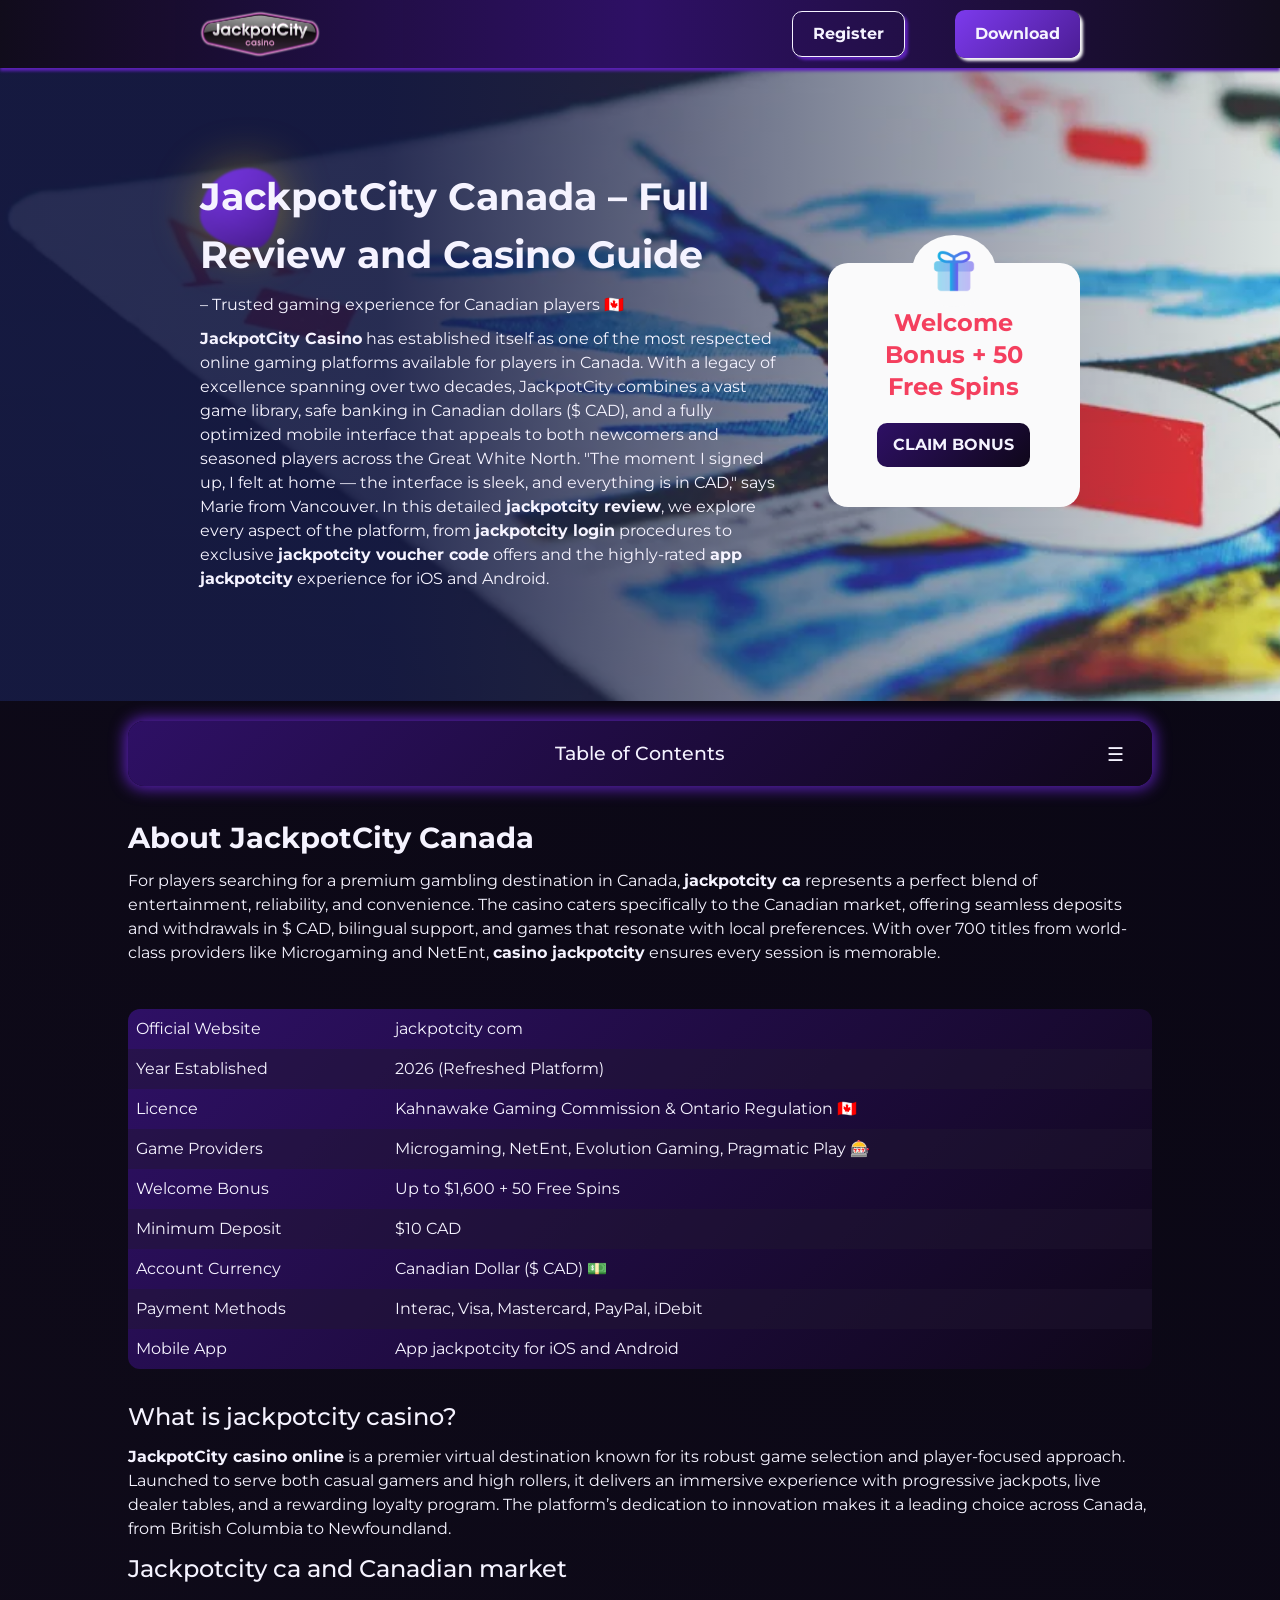
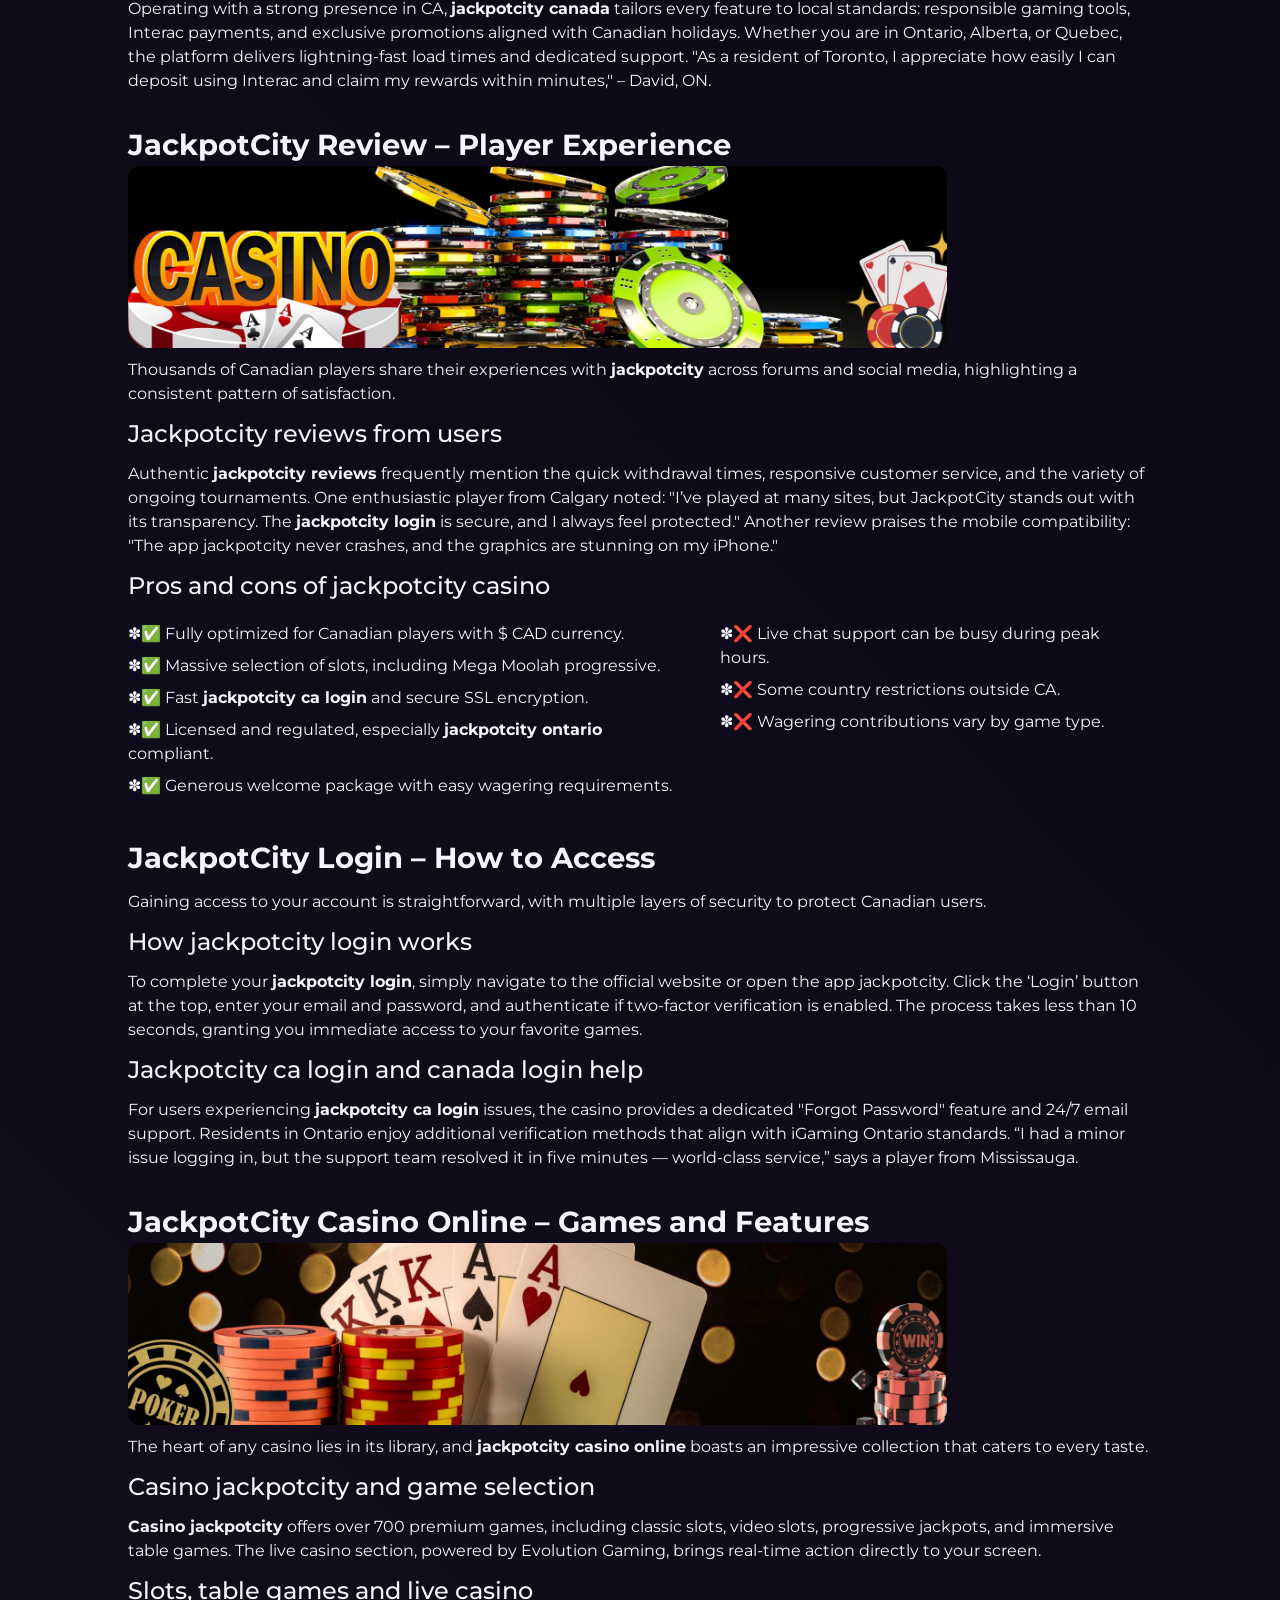
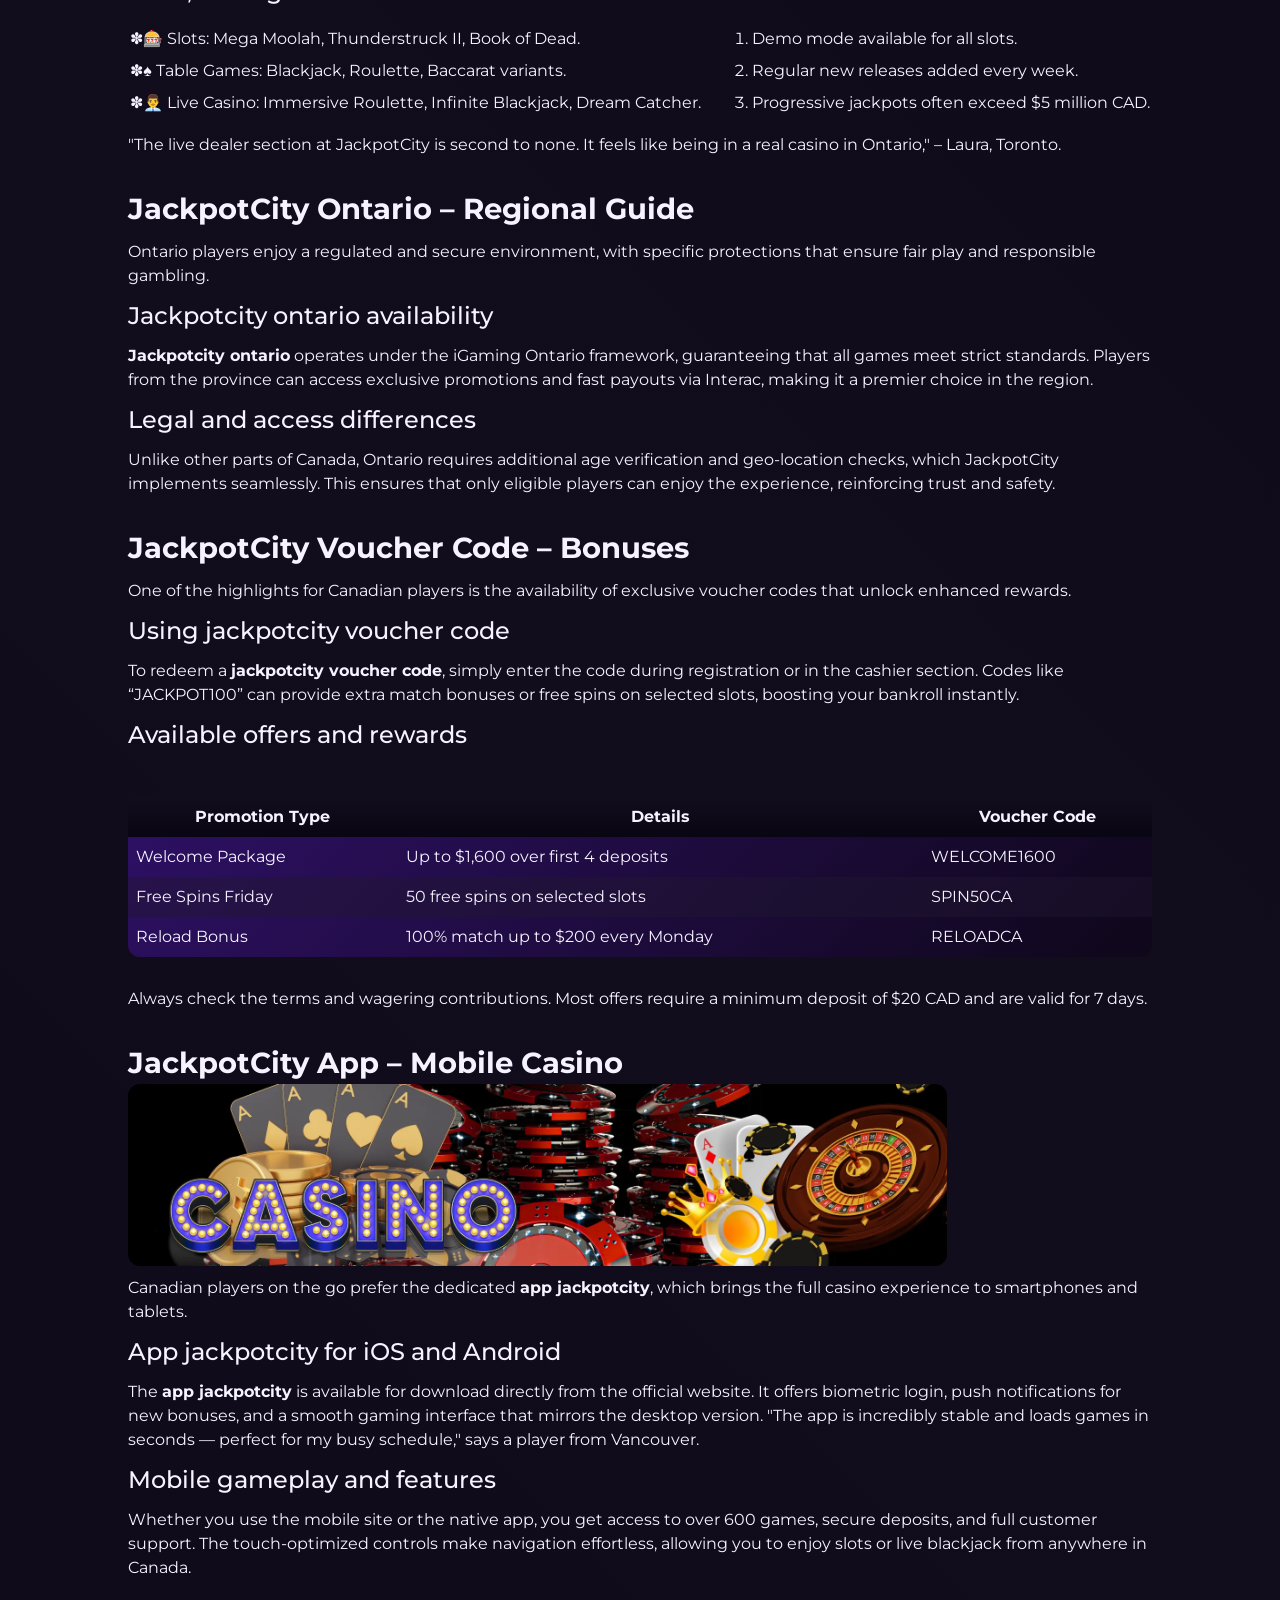
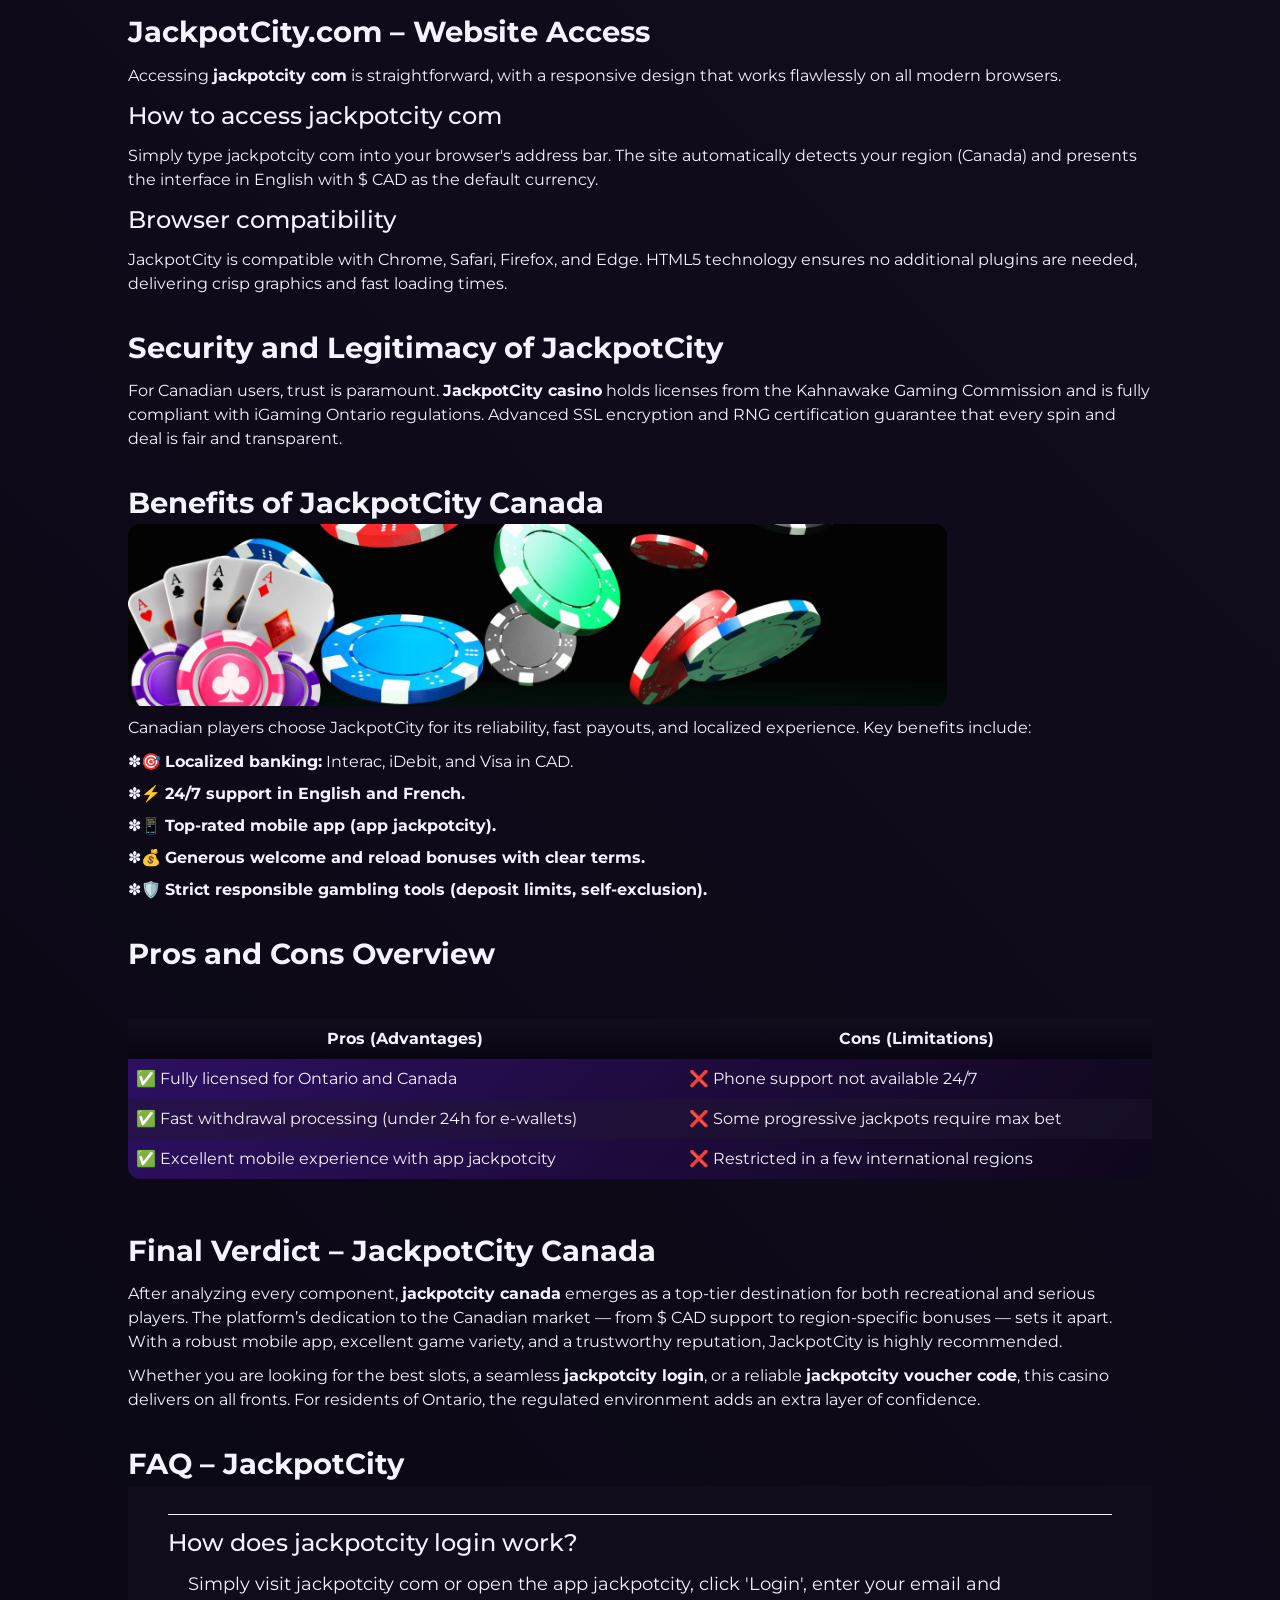
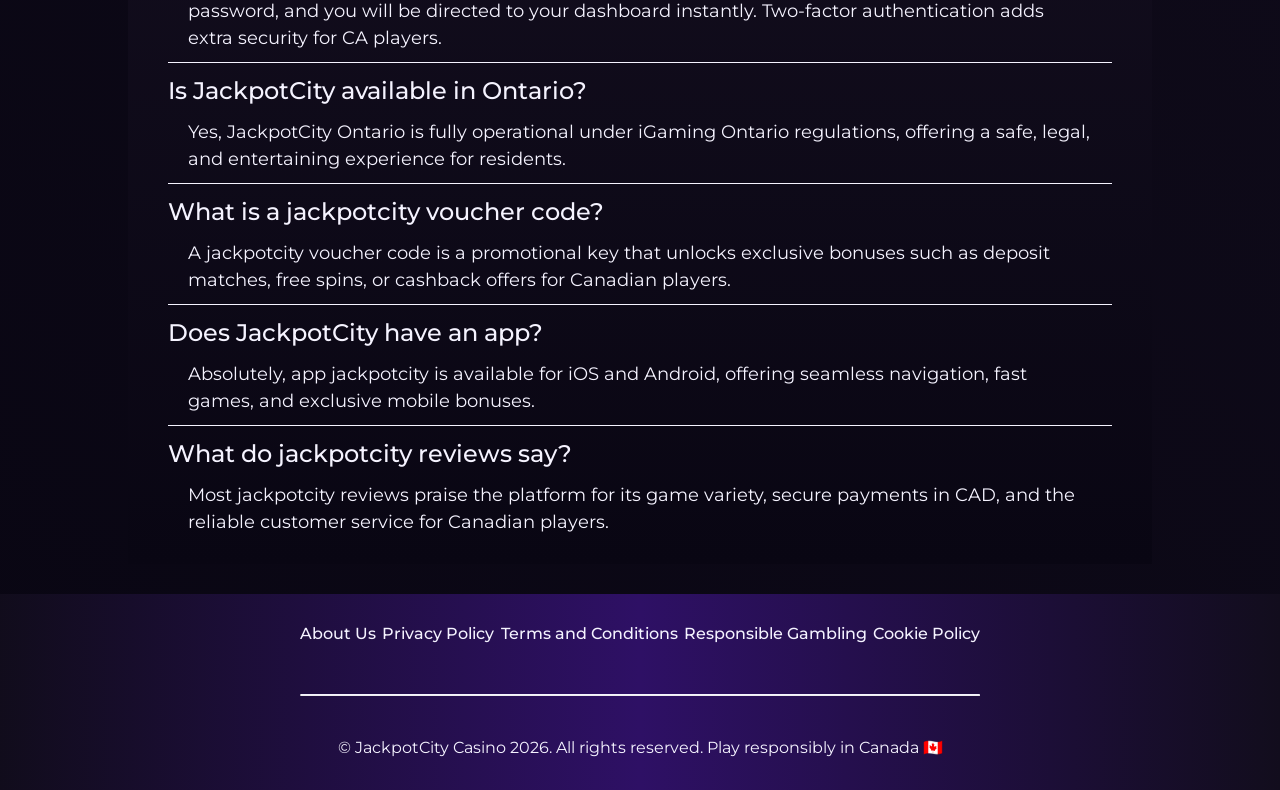
<file: index.html>
<!DOCTYPE html>
<html lang="en">

<head>
    <meta charset="UTF-8">
    <meta name="viewport" content="width=device-width, initial-scale=1.0">
    <link rel="stylesheet" href="style.css">
    <link rel="shortcut icon" href="favicon.ico" type="image/x-icon">
    <title>JackpotCity Canada 🎰 Review, Login, Ontario & Mobile App</title>
    <meta name="description"
        content="Explore JackpotCity Canada 🇨🇦 Read jackpotcity reviews, learn about login, Ontario access, mobile app and voucher codes.">
    <meta name="googlebot" content="index, follow, noarchive, max-snippet:-1">

    <link rel="alternate" hreflang="en-CA" href="https://chefchan.ca/en-ca/">
    <link rel="alternate" hreflang="x-default" href="https://chefchan.ca/">
    <link rel="canonical" href="https://chefchan.ca/en-ca/">

    <meta property="og:type" content="website" />
    <meta property="og:title" content="JackpotCity Canada 🎰 Review, Login, Ontario & Mobile App" />
    <meta property="og:description"
        content="Explore JackpotCity Canada 🇨🇦 Read jackpotcity reviews, learn about login, Ontario access, mobile app and voucher codes." />
    <meta property="og:url" content="https://chefchan.ca/" />
    <meta property="og:site_name" content="JackpotCity Casino" />
    <meta property="og:image" content="https://chefchan.ca/img/1.webp" />
    <meta property="og:locale" content="en_CA" />

    <meta name="twitter:card" content="summary_large_image" />
    <meta name="twitter:title" content="JackpotCity Canada 🎰 Review, Login, Ontario & Mobile App" />
    <meta name="twitter:description"
        content="Explore JackpotCity Canada 🇨🇦 Read jackpotcity reviews, learn about login, Ontario access, mobile app and voucher codes." />
    <meta name="twitter:image" content="https://chefchan.ca/img/1.webp" />

    <script type="application/ld+json">
    {
        "@context": "https://schema.org",
        "@type": "Article",
        "headline": "JackpotCity Canada 🎰 Review, Login, Ontario & Mobile App",
        "description": "Explore JackpotCity Canada 🇨🇦 Read jackpotcity reviews, learn about login, Ontario access, mobile app and voucher codes.",
        "mainEntityOfPage": {
            "@type": "WebPage",
            "@id": "https://chefchan.ca/"
        },
        "author": {
            "@type": "Person",
            "name": "James Wilson",
            "url": "https://chefchan.ca/"
        },
        "publisher": {
            "@type": "Organization",
            "name": "JackpotCity Casino",
            "logo": {
                "@type": "ImageObject",
                "url": "https://chefchan.ca/img/logo.webp"
            }
        },
        "datePublished": "2026-03-24",
        "dateModified": "2026-03-24"
    }
    </script>

    <script type="application/ld+json">
    {
        "@context": "https://schema.org",
        "@type": "WebSite",
        "url": "https://chefchan.ca/",
        "name": "JackpotCity Casino",
        "description": "JackpotCity Canada: premium online casino for Canadian players with slots, live games and exclusive bonuses.",
        "inLanguage": "en-CA"
    }
    </script>

    <script type="application/ld+json">
    {
        "@context": "https://schema.org",
        "@type": "BreadcrumbList",
        "itemListElement": [{
                "@type": "ListItem",
                "position": 1,
                "name": "Home",
                "item": "https://chefchan.ca/"
            },
            {
                "@type": "ListItem",
                "position": 2,
                "name": "🎰 JackpotCity Canada",
                "item": "https://chefchan.ca/"
            }
        ]
    }
    </script>

    <script type="application/ld+json">
    {
      "@context": "https://schema.org",
      "@type": "FAQPage",
      "mainEntity": [
        {
          "@type": "Question",
          "name": "How does jackpotcity login work?",
          "acceptedAnswer": {
            "@type": "Answer",
            "text": "Simply visit jackpotcity com or open the app jackpotcity, click 'Login', enter your email and password, and you will be directed to your dashboard instantly."
          }
        },
        {
          "@type": "Question",
          "name": "Is JackpotCity available in Ontario?",
          "acceptedAnswer": {
            "@type": "Answer",
            "text": "Yes, JackpotCity Ontario operates under a regulated framework, providing safe and legal access for players across the province."
          }
        },
        {
          "@type": "Question",
          "name": "What is a jackpotcity voucher code?",
          "acceptedAnswer": {
            "@type": "Answer",
            "text": "A jackpotcity voucher code is a promotional key that unlocks exclusive bonuses such as deposit matches, free spins, or cashback offers for Canadian players."
          }
        },
        {
          "@type": "Question",
          "name": "Does JackpotCity have an app?",
          "acceptedAnswer": {
            "@type": "Answer",
            "text": "Absolutely, app jackpotcity is available for iOS and Android, offering seamless navigation, fast games, and exclusive mobile bonuses."
          }
        },
        {
          "@type": "Question",
          "name": "What do jackpotcity reviews say?",
          "acceptedAnswer": {
            "@type": "Answer",
            "text": "Most jackpotcity reviews praise the platform for its game variety, secure payments in CAD, and the reliable customer service for Canadian players."
          }
        }
      ]
    }
    </script>
</head>

<body>

    <header>
        <div class="logo">
            <a href="/"><img src="./img/logo.webp" alt="JackpotCity Casino logo" width="140" height="70"></a>
        </div>

        <div class="header-btn">
            <a href="/play/" rel="nofollow" content="noindex" class="h-violet-btn">Register</a>
            <a href="/play/" rel="nofollow" content="noindex" class="h-accent-btn">Download</a>
        </div>
    </header>

    <main>
        <div class="promo">
            <div class="promo-l">
                <div class="blob"></div>
                <h1>JackpotCity Canada – Full Review and Casino Guide</h1>
                <p class="txt">
                    – Trusted gaming experience for Canadian players 🇨🇦
                </p>
                <p class="txt">
                    <strong>JackpotCity Casino</strong> has established itself as one of the most respected online
                    gaming platforms available for players in Canada. With a legacy of excellence spanning over two
                    decades, JackpotCity combines a vast game library, safe banking in Canadian dollars ($ CAD), and a
                    fully optimized mobile interface that appeals to both newcomers and seasoned players across the
                    Great White North. "The moment I signed up, I felt at home — the interface is sleek, and everything
                    is in CAD," says Marie from Vancouver. In this detailed <strong>jackpotcity review</strong>, we
                    explore every aspect of the platform, from <strong>jackpotcity login</strong> procedures to
                    exclusive <strong>jackpotcity voucher code</strong> offers and the highly-rated <strong>app
                        jackpotcity</strong> experience for iOS and Android.
                </p>
            </div>

            <div class="promo-gift">
                <div class="gift-box">
                    <img class="gift-zoom" src="./img/gift.webp" alt="bonus gift" width="50" height="50">
                </div>

                <p class="txt-accent">
                    Welcome Bonus + 50 Free Spins
                </p>

                <a href="/play/" rel="nofollow" content="noindex" class="btn-accent">Claim Bonus</a>
            </div>
        </div>

        <div class="wrapper">
            <div class="navigation">
                <input type="checkbox" id="toggle-nav" hidden>
                <label for="toggle-nav" class="txt-nav">Table of Contents</label>

                <ul class="nav-list">
                    <li class="nav-item"><a href="#review">About JackpotCity Canada</a></li>
                    <li class="nav-item"><a href="#inscription">JackpotCity Review – Player Experience</a></li>
                    <li class="nav-item"><a href="#bonus">JackpotCity Login – How to Access</a></li>
                    <li class="nav-item"><a href="#jeux">JackpotCity Casino Online – Games and Features</a></li>
                    <li class="nav-item"><a href="#prestataires">JackpotCity Ontario – Regional Guide</a></li>
                    <li class="nav-item"><a href="#conseils">JackpotCity Voucher Code – Bonuses</a></li>
                    <li class="nav-item"><a href="#mobile">JackpotCity App – Mobile Casino</a></li>
                    <li class="nav-item"><a href="#demo">JackpotCity.com – Website Access</a></li>
                    <li class="nav-item"><a href="#deposit">Security and Legitimacy of JackpotCity</a></li>
                    <li class="nav-item"><a href="#withdrawal">Benefits of JackpotCity Canada</a></li>
                    <li class="nav-item"><a href="#limites">Pros and Cons Overview</a></li>
                    <li class="nav-item"><a href="#verdict">Final Verdict – JackpotCity Canada</a></li>
                    <li class="nav-item"><a href="#faq">FAQ – JackpotCity</a></li>
                </ul>
            </div>

            <div class="container" id="review">
                <h2>About JackpotCity Canada</h2>
                <p class="txt">
                    For players searching for a premium gambling destination in Canada, <strong>jackpotcity ca</strong>
                    represents a perfect blend of entertainment, reliability, and convenience. The casino caters
                    specifically to the Canadian market, offering seamless deposits and withdrawals in $ CAD, bilingual
                    support, and games that resonate with local preferences. With over 700 titles from world-class
                    providers like Microgaming and NetEnt, <strong>casino jackpotcity</strong> ensures every session is
                    memorable.
                </p>

                <div class="table-wrapper">
                    <table>
                        <tbody>
                            <tr>
                                <td>Official Website</td>
                                <td>jackpotcity com</td>
                            </tr>
                            <tr>
                                <td>Year Established</td>
                                <td>2026 (Refreshed Platform)</td>
                            </tr>
                            <tr>
                                <td>Licence</td>
                                <td>Kahnawake Gaming Commission & Ontario Regulation 🇨🇦</td>
                            </tr>
                            <tr>
                                <td>Game Providers</td>
                                <td>Microgaming, NetEnt, Evolution Gaming, Pragmatic Play 🎰</td>
                            </tr>
                            <tr>
                                <td>Welcome Bonus</td>
                                <td>Up to $1,600 + 50 Free Spins</td>
                            </tr>
                            <tr>
                                <td>Minimum Deposit</td>
                                <td>$10 CAD</td>
                            </tr>
                            <tr>
                                <td>Account Currency</td>
                                <td>Canadian Dollar ($ CAD) 💵</td>
                            </tr>
                            <tr>
                                <td>Payment Methods</td>
                                <td>Interac, Visa, Mastercard, PayPal, iDebit</td>
                            </tr>
                            <tr>
                                <td>Mobile App</td>
                                <td>App jackpotcity for iOS and Android</td>
                            </tr>
                        </tbody>
                    </table>
                </div>

                <h3>What is jackpotcity casino?</h3>
                <p class="txt">
                    <strong>JackpotCity casino online</strong> is a premier virtual destination known for its robust
                    game selection and player-focused approach. Launched to serve both casual gamers and high rollers,
                    it delivers an immersive experience with progressive jackpots, live dealer tables, and a rewarding
                    loyalty program. The platform’s dedication to innovation makes it a leading choice across Canada,
                    from British Columbia to Newfoundland.
                </p>

                <h3>Jackpotcity ca and Canadian market</h3>
                <p class="txt">
                    Operating with a strong presence in CA, <strong>jackpotcity canada</strong> tailors every feature to
                    local standards: responsible gaming tools, Interac payments, and exclusive promotions aligned with
                    Canadian holidays. Whether you are in Ontario, Alberta, or Quebec, the platform delivers
                    lightning-fast load times and dedicated support. "As a resident of Toronto, I appreciate how easily
                    I can deposit using Interac and claim my rewards within minutes," – David, ON.
                </p>
            </div>

            <div class="container" id="inscription">
                <h2>JackpotCity Review – Player Experience</h2>
                <img src="./img/3.webp" alt="JackpotCity player reviews" width="1000" height="800">
                <p class="txt">
                    Thousands of Canadian players share their experiences with <strong>jackpotcity</strong> across
                    forums and social media, highlighting a consistent pattern of satisfaction.
                </p>

                <h3>Jackpotcity reviews from users</h3>
                <p class="txt">
                    Authentic <strong>jackpotcity reviews</strong> frequently mention the quick withdrawal times,
                    responsive customer service, and the variety of ongoing tournaments. One enthusiastic player from
                    Calgary noted: "I’ve played at many sites, but JackpotCity stands out with its transparency. The
                    <strong>jackpotcity login</strong> is secure, and I always feel protected." Another review praises
                    the mobile compatibility: "The app jackpotcity never crashes, and the graphics are stunning on my
                    iPhone."
                </p>

                <h3>Pros and cons of jackpotcity casino</h3>
                <div class="promoties-bonus">
                    <div>
                        <ul>
                            <li>✅ Fully optimized for Canadian players with $ CAD currency.</li>
                            <li>✅ Massive selection of slots, including Mega Moolah progressive.</li>
                            <li>✅ Fast <strong>jackpotcity ca login</strong> and secure SSL encryption.</li>
                            <li>✅ Licensed and regulated, especially <strong>jackpotcity ontario</strong> compliant.
                            </li>
                            <li>✅ Generous welcome package with easy wagering requirements.</li>
                        </ul>
                    </div>
                    <div>
                        <ul>
                            <li>❌ Live chat support can be busy during peak hours.</li>
                            <li>❌ Some country restrictions outside CA.</li>
                            <li>❌ Wagering contributions vary by game type.</li>
                        </ul>
                    </div>
                </div>
            </div>

            <div class="container" id="bonus">
                <h2>JackpotCity Login – How to Access</h2>
                <p class="txt">
                    Gaining access to your account is straightforward, with multiple layers of security to protect
                    Canadian users.
                </p>

                <h3>How jackpotcity login works</h3>
                <p class="txt">
                    To complete your <strong>jackpotcity login</strong>, simply navigate to the official website or open
                    the app jackpotcity. Click the ‘Login’ button at the top, enter your email and password, and
                    authenticate if two-factor verification is enabled. The process takes less than 10 seconds, granting
                    you immediate access to your favorite games.
                </p>

                <h3>Jackpotcity ca login and canada login help</h3>
                <p class="txt">
                    For users experiencing <strong>jackpotcity ca login</strong> issues, the casino provides a dedicated
                    "Forgot Password" feature and 24/7 email support. Residents in Ontario enjoy additional verification
                    methods that align with iGaming Ontario standards. “I had a minor issue logging in, but the support
                    team resolved it in five minutes — world-class service,” says a player from Mississauga.
                </p>
            </div>

            <div class="container" id="jeux">
                <h2>JackpotCity Casino Online – Games and Features</h2>
                <img src="./img/1.webp" alt="JackpotCity casino games" width="1000" height="800">
                <p class="txt">
                    The heart of any casino lies in its library, and <strong>jackpotcity casino online</strong> boasts
                    an impressive collection that caters to every taste.
                </p>

                <h3>Casino jackpotcity and game selection</h3>
                <p class="txt">
                    <strong>Casino jackpotcity</strong> offers over 700 premium games, including classic slots, video
                    slots, progressive jackpots, and immersive table games. The live casino section, powered by
                    Evolution Gaming, brings real-time action directly to your screen.
                </p>

                <h3>Slots, table games and live casino</h3>
                <div class="promoties-bonus">
                    <div>
                        <ul>
                            <li>🎰 Slots: Mega Moolah, Thunderstruck II, Book of Dead.</li>
                            <li>♠️ Table Games: Blackjack, Roulette, Baccarat variants.</li>
                            <li>👨‍💼 Live Casino: Immersive Roulette, Infinite Blackjack, Dream Catcher.</li>
                        </ul>
                    </div>
                    <div>
                        <ol>
                            <li>Demo mode available for all slots.</li>
                            <li>Regular new releases added every week.</li>
                            <li>Progressive jackpots often exceed $5 million CAD.</li>
                        </ol>
                    </div>
                </div>
                <p class="txt">
                    "The live dealer section at JackpotCity is second to none. It feels like being in a real casino in
                    Ontario," – Laura, Toronto.
                </p>
            </div>

            <div class="container" id="prestataires">
                <h2>JackpotCity Ontario – Regional Guide</h2>
                <p class="txt">
                    Ontario players enjoy a regulated and secure environment, with specific protections that ensure fair
                    play and responsible gambling.
                </p>

                <h3>Jackpotcity ontario availability</h3>
                <p class="txt">
                    <strong>Jackpotcity ontario</strong> operates under the iGaming Ontario framework, guaranteeing that
                    all games meet strict standards. Players from the province can access exclusive promotions and fast
                    payouts via Interac, making it a premier choice in the region.
                </p>

                <h3>Legal and access differences</h3>
                <p class="txt">
                    Unlike other parts of Canada, Ontario requires additional age verification and geo-location checks,
                    which JackpotCity implements seamlessly. This ensures that only eligible players can enjoy the
                    experience, reinforcing trust and safety.
                </p>
            </div>

            <div class="container" id="conseils">
                <h2>JackpotCity Voucher Code – Bonuses</h2>
                <p class="txt">
                    One of the highlights for Canadian players is the availability of exclusive voucher codes that
                    unlock enhanced rewards.
                </p>

                <h3>Using jackpotcity voucher code</h3>
                <p class="txt">
                    To redeem a <strong>jackpotcity voucher code</strong>, simply enter the code during registration or
                    in the cashier section. Codes like “JACKPOT100” can provide extra match bonuses or free spins on
                    selected slots, boosting your bankroll instantly.
                </p>

                <h3>Available offers and rewards</h3>
                <div class="table-wrapper">
                    <table>
                        <thead>
                            <tr>
                                <th>Promotion Type</th>
                                <th>Details</th>
                                <th>Voucher Code</th>
                            </tr>
                        </thead>
                        <tbody>
                            <tr>
                                <td>Welcome Package</td>
                                <td>Up to $1,600 over first 4 deposits</td>
                                <td>WELCOME1600</td>
                            </tr>
                            <tr>
                                <td>Free Spins Friday</td>
                                <td>50 free spins on selected slots</td>
                                <td>SPIN50CA</td>
                            </tr>
                            <tr>
                                <td>Reload Bonus</td>
                                <td>100% match up to $200 every Monday</td>
                                <td>RELOADCA</td>
                            </tr>
                        </tbody>
                    </table>
                </div>
                <p class="txt">
                    Always check the terms and wagering contributions. Most offers require a minimum deposit of $20 CAD
                    and are valid for 7 days.
                </p>
            </div>

            <div class="container" id="mobile">
                <h2>JackpotCity App – Mobile Casino</h2>
                <img src="./img/2.webp" alt="JackpotCity mobile app" width="1000" height="800">
                <p class="txt">
                    Canadian players on the go prefer the dedicated <strong>app jackpotcity</strong>, which brings the
                    full casino experience to smartphones and tablets.
                </p>

                <h3>App jackpotcity for iOS and Android</h3>
                <p class="txt">
                    The <strong>app jackpotcity</strong> is available for download directly from the official website.
                    It offers biometric login, push notifications for new bonuses, and a smooth gaming interface that
                    mirrors the desktop version. "The app is incredibly stable and loads games in seconds — perfect for
                    my busy schedule," says a player from Vancouver.
                </p>

                <h3>Mobile gameplay and features</h3>
                <p class="txt">
                    Whether you use the mobile site or the native app, you get access to over 600 games, secure
                    deposits, and full customer support. The touch-optimized controls make navigation effortless,
                    allowing you to enjoy slots or live blackjack from anywhere in Canada.
                </p>
            </div>

            <div class="container" id="demo">
                <h2>JackpotCity.com – Website Access</h2>
                <p class="txt">
                    Accessing <strong>jackpotcity com</strong> is straightforward, with a responsive design that works
                    flawlessly on all modern browsers.
                </p>

                <h3>How to access jackpotcity com</h3>
                <p class="txt">
                    Simply type jackpotcity com into your browser's address bar. The site automatically detects your
                    region (Canada) and presents the interface in English with $ CAD as the default currency.
                </p>

                <h3>Browser compatibility</h3>
                <p class="txt">
                    JackpotCity is compatible with Chrome, Safari, Firefox, and Edge. HTML5 technology ensures no
                    additional plugins are needed, delivering crisp graphics and fast loading times.
                </p>
            </div>

            <div class="container" id="deposit">
                <h2>Security and Legitimacy of JackpotCity</h2>
                <p class="txt">
                    For Canadian users, trust is paramount. <strong>JackpotCity casino</strong> holds licenses from the
                    Kahnawake Gaming Commission and is fully compliant with iGaming Ontario regulations. Advanced SSL
                    encryption and RNG certification guarantee that every spin and deal is fair and transparent.
                </p>
            </div>

            <div class="container" id="withdrawal">
                <h2>Benefits of JackpotCity Canada</h2>
                <img src="./img/4.webp" alt="Benefits of JackpotCity Canada" width="1000" height="800">
                <p class="txt">
                    Canadian players choose JackpotCity for its reliability, fast payouts, and localized experience. Key
                    benefits include:
                </p>
                <ul>
                    <li>🎯 <strong>Localized banking:</strong> Interac, iDebit, and Visa in CAD.</li>
                    <li>⚡ <strong>24/7 support in English and French.</strong></li>
                    <li>📱 <strong>Top-rated mobile app (app jackpotcity).</strong></li>
                    <li>💰 <strong>Generous welcome and reload bonuses with clear terms.</strong></li>
                    <li>🛡️ <strong>Strict responsible gambling tools (deposit limits, self-exclusion).</strong></li>
                </ul>
            </div>

            <div class="container" id="limites">
                <h2>Pros and Cons Overview</h2>
                <div class="table-wrapper">
                    <table>
                        <thead>
                            <tr>
                                <th>Pros (Advantages)</th>
                                <th>Cons (Limitations)</th>
                            </tr>
                        </thead>
                        <tbody>
                            <tr>
                                <td>✅ Fully licensed for Ontario and Canada</td>
                                <td>❌ Phone support not available 24/7</td>
                            </tr>
                            <tr>
                                <td>✅ Fast withdrawal processing (under 24h for e-wallets)</td>
                                <td>❌ Some progressive jackpots require max bet</td>
                            </tr>
                            <tr>
                                <td>✅ Excellent mobile experience with app jackpotcity</td>
                                <td>❌ Restricted in a few international regions</td>
                            </tr>
                        </tbody>
                    </table>
                </div>
            </div>

            <div class="container" id="verdict">
                <h2>Final Verdict – JackpotCity Canada</h2>
                <p class="txt">
                    After analyzing every component, <strong>jackpotcity canada</strong> emerges as a top-tier
                    destination for both recreational and serious players. The platform’s dedication to the Canadian
                    market — from $ CAD support to region-specific bonuses — sets it apart. With a robust mobile app,
                    excellent game variety, and a trustworthy reputation, JackpotCity is highly recommended.
                </p>
                <p class="txt">
                    Whether you are looking for the best slots, a seamless <strong>jackpotcity login</strong>, or a
                    reliable <strong>jackpotcity voucher code</strong>, this casino delivers on all fronts. For
                    residents of Ontario, the regulated environment adds an extra layer of confidence.
                </p>
            </div>

            <div class="container" id="faq">
                <h2>FAQ – JackpotCity</h2>
                <div class="faq-contnetn">
                    <div class="qa-scontent-title">
                        <h3>How does jackpotcity login work?</h3>
                        <div class="qa-answaer">Simply visit jackpotcity com or open the app jackpotcity, click 'Login',
                            enter your email and password, and you will be directed to your dashboard instantly.
                            Two-factor authentication adds extra security for CA players.</div>
                    </div>
                    <div class="qa-scontent-title">
                        <h3>Is JackpotCity available in Ontario?</h3>
                        <div class="qa-answaer">Yes, JackpotCity Ontario is fully operational under iGaming Ontario
                            regulations, offering a safe, legal, and entertaining experience for residents.</div>
                    </div>
                    <div class="qa-scontent-title">
                        <h3>What is a jackpotcity voucher code?</h3>
                        <div class="qa-answaer">A jackpotcity voucher code is a promotional key that unlocks exclusive
                            bonuses such as deposit matches, free spins, or cashback offers for Canadian players.</div>
                    </div>
                    <div class="qa-scontent-title">
                        <h3>Does JackpotCity have an app?</h3>
                        <div class="qa-answaer">Absolutely, app jackpotcity is available for iOS and Android, offering
                            seamless navigation, fast games, and exclusive mobile bonuses.</div>
                    </div>
                    <div class="qa-scontent-title">
                        <h3>What do jackpotcity reviews say?</h3>
                        <div class="qa-answaer">Most jackpotcity reviews praise the platform for its game variety,
                            secure payments in CAD, and the reliable customer service for Canadian players.</div>
                    </div>
                </div>
            </div>
        </div>
    </main>

    <footer>
        <ul>
            <li><a href="/about-us/">About Us</a></li>
            <li><a href="/privacy-policy/">Privacy Policy</a></li>
            <li><a href="/terms-and-conditions/">Terms and Conditions</a></li>
            <li><a href="/responsible-gambling/">Responsible Gambling</a></li>
            <li><a href="/cookie-policy/">Cookie Policy</a></li>
        </ul>
        <hr>
        <p class="txt">© JackpotCity Casino 2026. All rights reserved. Play responsibly in Canada 🇨🇦</p>
    </footer>
</body>

</html>
</file>
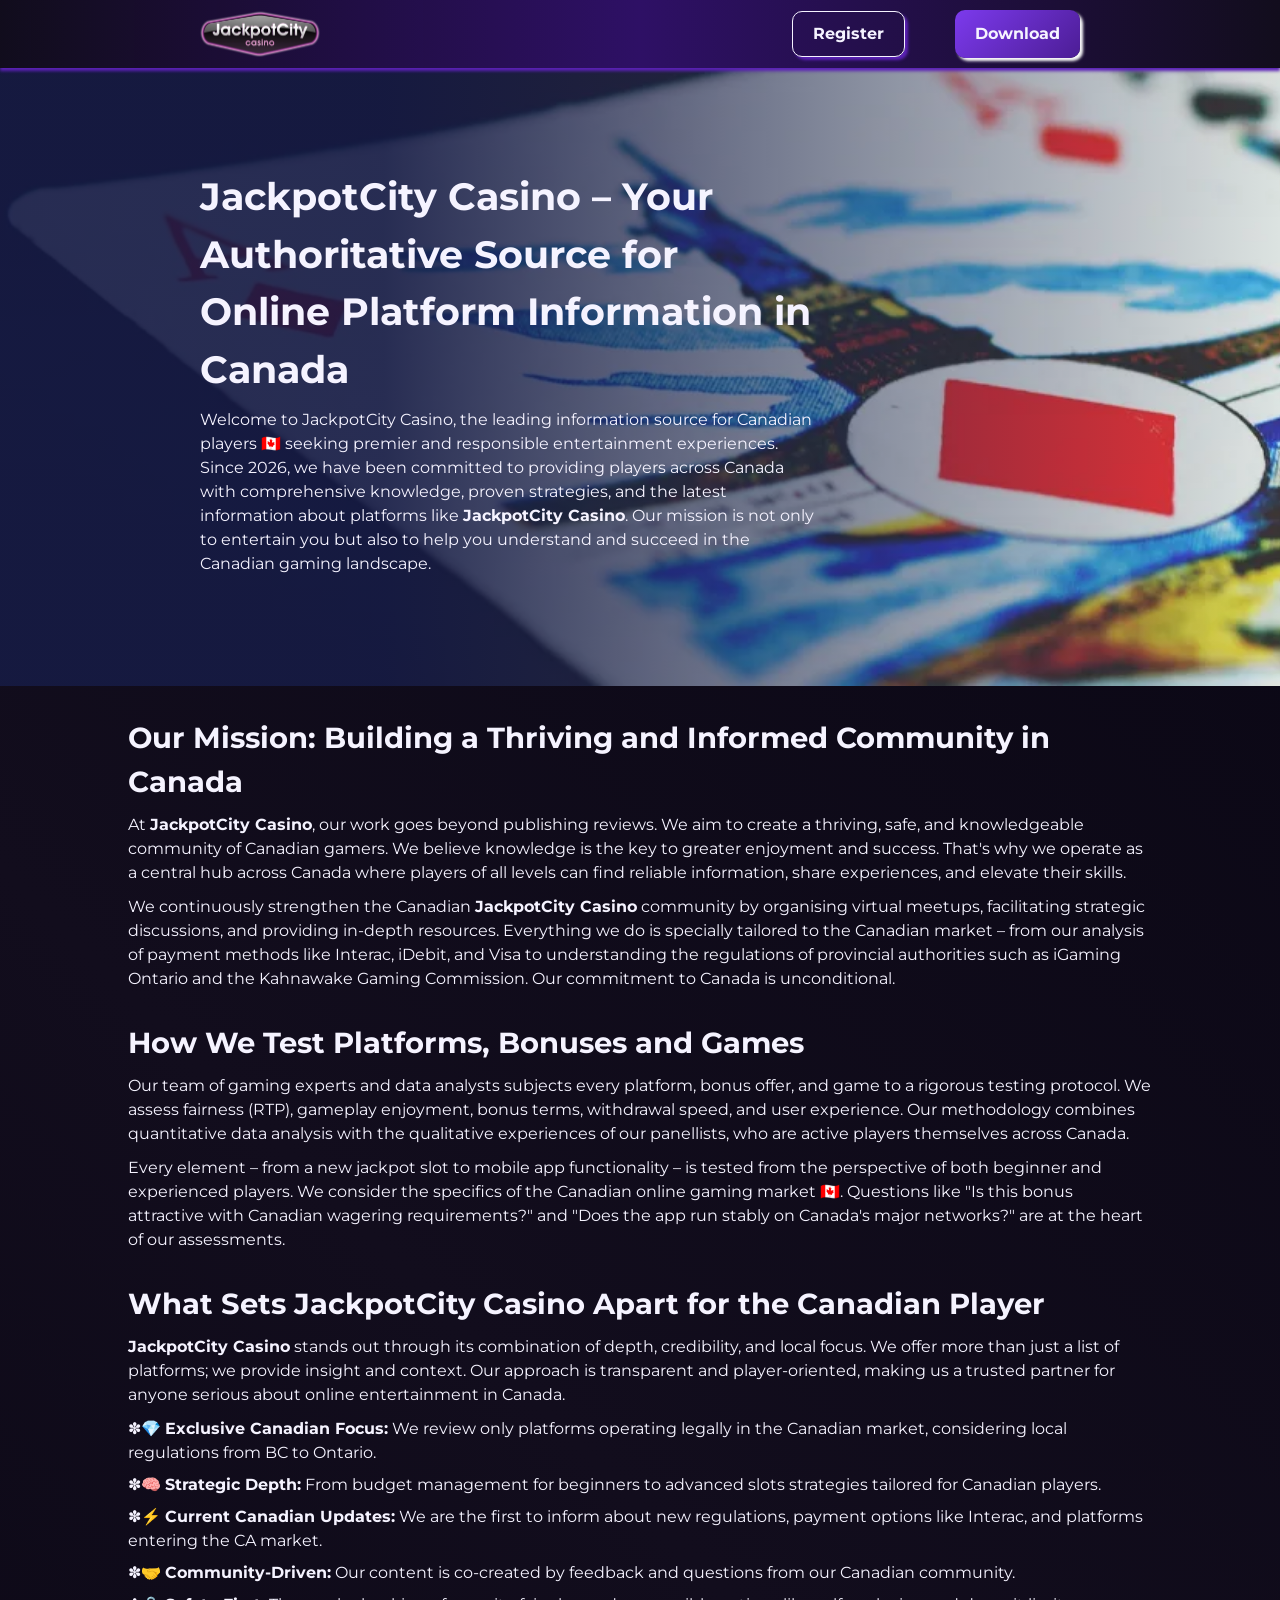
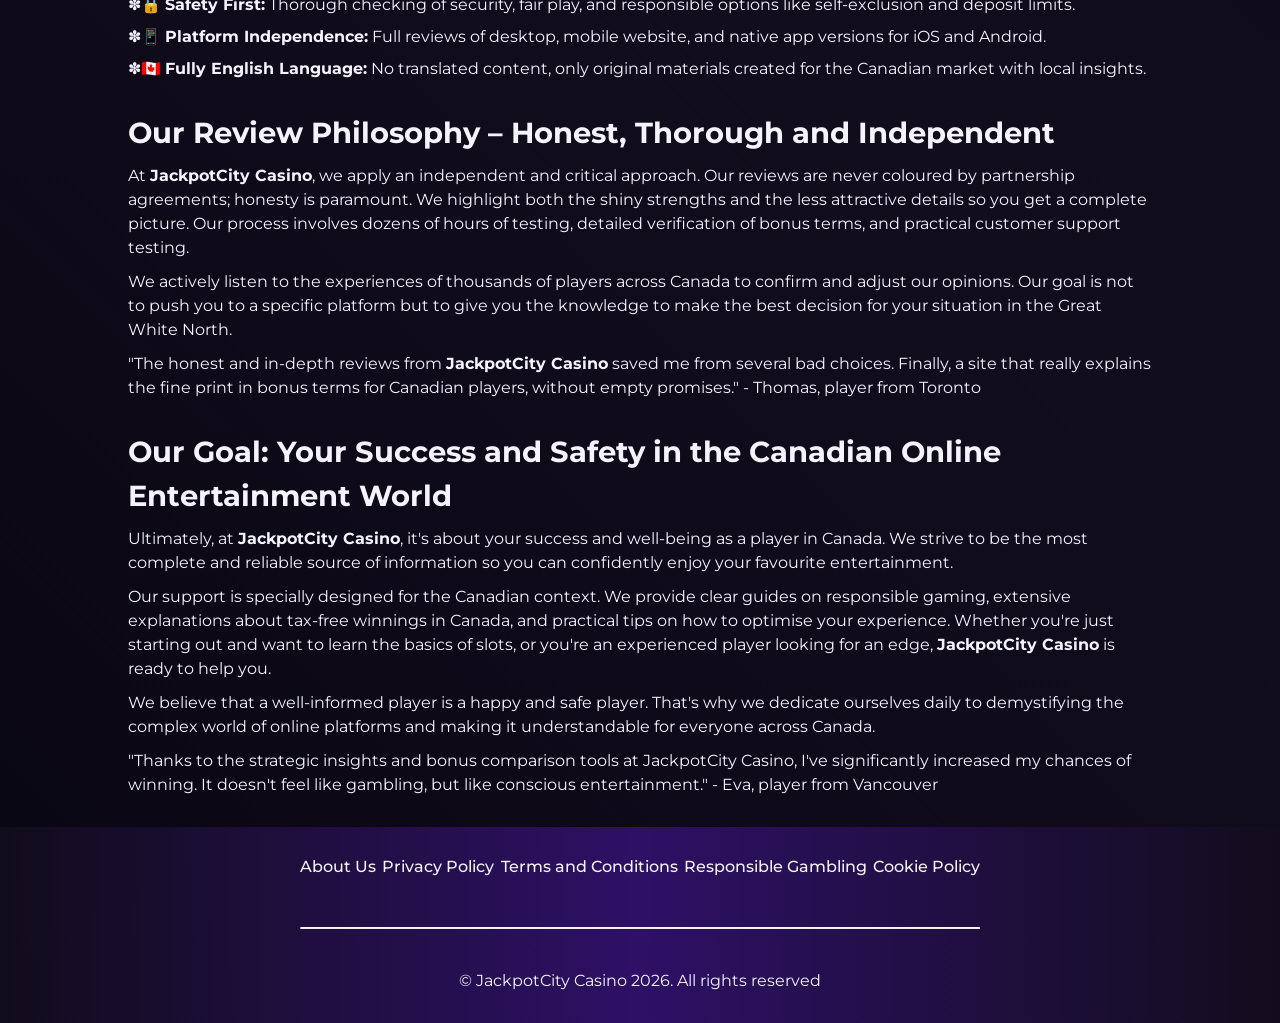
<file: about-us/index.html>
<!DOCTYPE html>
<html lang="en">

<head>
    <meta charset="UTF-8">
    <meta name="viewport" content="width=device-width, initial-scale=1.0">
    <link rel="stylesheet" href="/style.css">
    <link rel="shortcut icon" href="/favicon.ico" type="image/x-icon">
    <title>JackpotCity Casino – Your Trusted Guide to Online Platforms in Canada</title>
    <meta name="description"
        content="Discover everything about JackpotCity Casino: in-depth guides, winning strategies, expert advice and latest updates specially for Canadian players.">
    <meta name="googlebot" content="index,follow,noarchive">

    <link rel="canonical" href="https://chefchan.ca/about-us/">

    <meta property="og:type" content="website" />
    <meta property="og:title" content="JackpotCity Casino – Your Trusted Guide to Online Platforms in Canada" />
    <meta property="og:description"
        content="Discover everything about JackpotCity Casino: in-depth guides, winning strategies, expert advice and latest updates specially for Canadian players." />
    <meta property="og:url" content="https://chefchan.ca/about-us/" />
    <meta property="og:site_name" content="JackpotCity Casino" />
    <meta property="og:image" content="https://chefchan.ca/img/1.webp" />
    <meta property="og:locale" content="en_CA" />

    <meta name="twitter:card" content="summary_large_image" />
    <meta name="twitter:title" content="JackpotCity Casino – Your Trusted Guide to Online Platforms in Canada" />
    <meta name="twitter:description"
        content="Complete guides and proven strategies for JackpotCity Casino players in Canada." />
    <meta name="twitter:image" content="https://chefchan.ca/img/1.webp" />
</head>

<body>

    <header>
        <div class="logo">
            <a href="/"><img src="/img/logo.webp" alt="JackpotCity Casino logo" width="140" height="70"></a>
        </div>

        <div class="header-btn">
            <a href="/play/" rel="nofollow" content="noindex" class="h-violet-btn">Register</a>
            <a href="/play/" rel="nofollow" content="noindex" class="h-accent-btn">Download</a>
        </div>
    </header>

    <main>
        <div class="promo">
            <div class="promo-l">
                <h1>JackpotCity Casino – Your Authoritative Source for Online Platform Information in Canada</h1>
                <p class="txt">
                    Welcome to JackpotCity Casino, the leading information source for Canadian players 🇨🇦 seeking
                    premier and
                    responsible entertainment experiences. Since 2026, we have been committed to providing players
                    across Canada
                    with comprehensive knowledge, proven strategies, and the latest information about platforms like
                    <strong>JackpotCity Casino</strong>. Our mission is not only to entertain you but also to help you
                    understand and succeed in the Canadian gaming landscape.
                </p>
            </div>
        </div>

        <div class="wrapper">
            <div class="container">
                <h2>Our Mission: Building a Thriving and Informed Community in Canada</h2>
                <p class="txt">
                    At <strong>JackpotCity Casino</strong>, our work goes beyond publishing reviews. We aim to create a
                    thriving, safe, and knowledgeable community of Canadian gamers. We believe knowledge is the key to
                    greater enjoyment and success. That's why we operate as a central hub across Canada where players of
                    all
                    levels can find reliable information, share experiences, and elevate their skills.
                </p>
                <p class="txt">
                    We continuously strengthen the Canadian <strong>JackpotCity Casino</strong> community by organising
                    virtual
                    meetups, facilitating strategic discussions, and providing in-depth resources. Everything we do is
                    specially tailored to the Canadian market – from our analysis of payment methods like Interac,
                    iDebit, and Visa
                    to understanding the regulations of provincial authorities such as iGaming Ontario and the Kahnawake
                    Gaming Commission. Our commitment to Canada is unconditional.
                </p>
            </div>

            <div class="container">
                <h2>How We Test Platforms, Bonuses and Games</h2>
                <p class="txt">
                    Our team of gaming experts and data analysts subjects every platform, bonus offer, and game to a
                    rigorous testing protocol. We assess fairness (RTP), gameplay enjoyment, bonus terms, withdrawal
                    speed, and user experience. Our methodology combines quantitative data analysis with the qualitative
                    experiences of our panellists, who are active players themselves across Canada.
                </p>
                <p class="txt">
                    Every element – from a new jackpot slot to mobile app functionality – is tested from the perspective
                    of both beginner and experienced players. We consider the specifics of the Canadian online gaming
                    market
                    🇨🇦. Questions like "Is this bonus attractive with Canadian wagering requirements?" and "Does the
                    app run
                    stably on Canada's major networks?" are at the heart of our assessments.
                </p>
            </div>

            <div class="container">
                <h2>What Sets JackpotCity Casino Apart for the Canadian Player</h2>
                <p class="txt">
                    <strong>JackpotCity Casino</strong> stands out through its combination of depth, credibility, and
                    local
                    focus. We offer more than just a list of platforms; we provide insight and context. Our approach is
                    transparent and player-oriented, making us a trusted partner for anyone serious about online
                    entertainment in Canada.
                </p>
                <ul>
                    <li>💎 <strong>Exclusive Canadian Focus:</strong> We review only platforms operating legally in the
                        Canadian
                        market, considering local regulations from BC to Ontario.</li>
                    <li>🧠 <strong>Strategic Depth:</strong> From budget management for beginners to advanced slots
                        strategies tailored for Canadian players.</li>
                    <li>⚡ <strong>Current Canadian Updates:</strong> We are the first to inform about new regulations,
                        payment
                        options like Interac, and platforms entering the CA market.</li>
                    <li>🤝 <strong>Community-Driven:</strong> Our content is co-created by feedback and questions from
                        our Canadian community.</li>
                    <li>🔒 <strong>Safety First:</strong> Thorough checking of security, fair play, and responsible
                        options like self-exclusion and deposit limits.</li>
                    <li>📱 <strong>Platform Independence:</strong> Full reviews of desktop, mobile website, and native
                        app versions for iOS and Android.</li>
                    <li>🇨🇦 <strong>Fully English Language:</strong> No translated content, only original materials
                        created for the Canadian market with local insights.</li>
                </ul>
            </div>

            <div class="container">
                <h2>Our Review Philosophy – Honest, Thorough and Independent</h2>
                <p class="txt">
                    At <strong>JackpotCity Casino</strong>, we apply an independent and critical approach. Our reviews
                    are
                    never coloured by partnership agreements; honesty is paramount. We highlight both the shiny
                    strengths and the less attractive details so you get a complete picture. Our process involves dozens
                    of hours of testing, detailed verification of bonus terms, and practical customer support testing.
                </p>
                <p class="txt">
                    We actively listen to the experiences of thousands of players across Canada to confirm and adjust
                    our
                    opinions. Our goal is not to push you to a specific platform but to give you the knowledge to make
                    the best decision for your situation in the Great White North.
                </p>
                <p class="txt">
                    "The honest and in-depth reviews from <strong>JackpotCity Casino</strong> saved me from several bad
                    choices. Finally, a site that really explains the fine print in bonus terms for Canadian players,
                    without
                    empty promises." - Thomas, player from Toronto
                </p>
            </div>

            <div class="container">
                <h2>Our Goal: Your Success and Safety in the Canadian Online Entertainment World</h2>
                <p class="txt">
                    Ultimately, at <strong>JackpotCity Casino</strong>, it's about your success and well-being as a
                    player in
                    Canada. We strive to be the most complete and reliable source of information so you can
                    confidently enjoy your favourite entertainment.
                </p>
                <p class="txt">
                    Our support is specially designed for the Canadian context. We provide clear guides on responsible
                    gaming,
                    extensive explanations about tax-free winnings in Canada, and practical tips on how to optimise your
                    experience. Whether you're just starting out and want to learn the basics of slots, or you're an
                    experienced player looking for an edge, <strong>JackpotCity Casino</strong> is ready to help you.
                </p>
                <p class="txt">
                    We believe that a well-informed player is a happy and safe player. That's why we dedicate ourselves
                    daily to demystifying the complex world of online platforms and making it
                    understandable for everyone across Canada.
                </p>
                <p class="txt">
                    "Thanks to the strategic insights and bonus comparison tools at JackpotCity Casino, I've
                    significantly
                    increased my chances of winning. It doesn't feel like gambling, but like conscious entertainment." -
                    Eva, player from Vancouver
                </p>
            </div>
        </div>
    </main>

    <footer>
        <ul>
            <li>
                <a href="/about-us/">About Us</a>
            </li>
            <li>
                <a href="/privacy-policy/">Privacy Policy</a>
            </li>
            <li>
                <a href="/terms-and-conditions/">Terms and Conditions</a>
            </li>
            <li>
                <a href="/responsible-gambling/">Responsible Gambling</a>
            </li>
            <li>
                <a href="/cookie-policy/">Cookie Policy</a>
            </li>
        </ul>

        <hr>

        <p class="txt">
            © JackpotCity Casino 2026. All rights reserved
        </p>
    </footer>
</body>

</html>
</file>
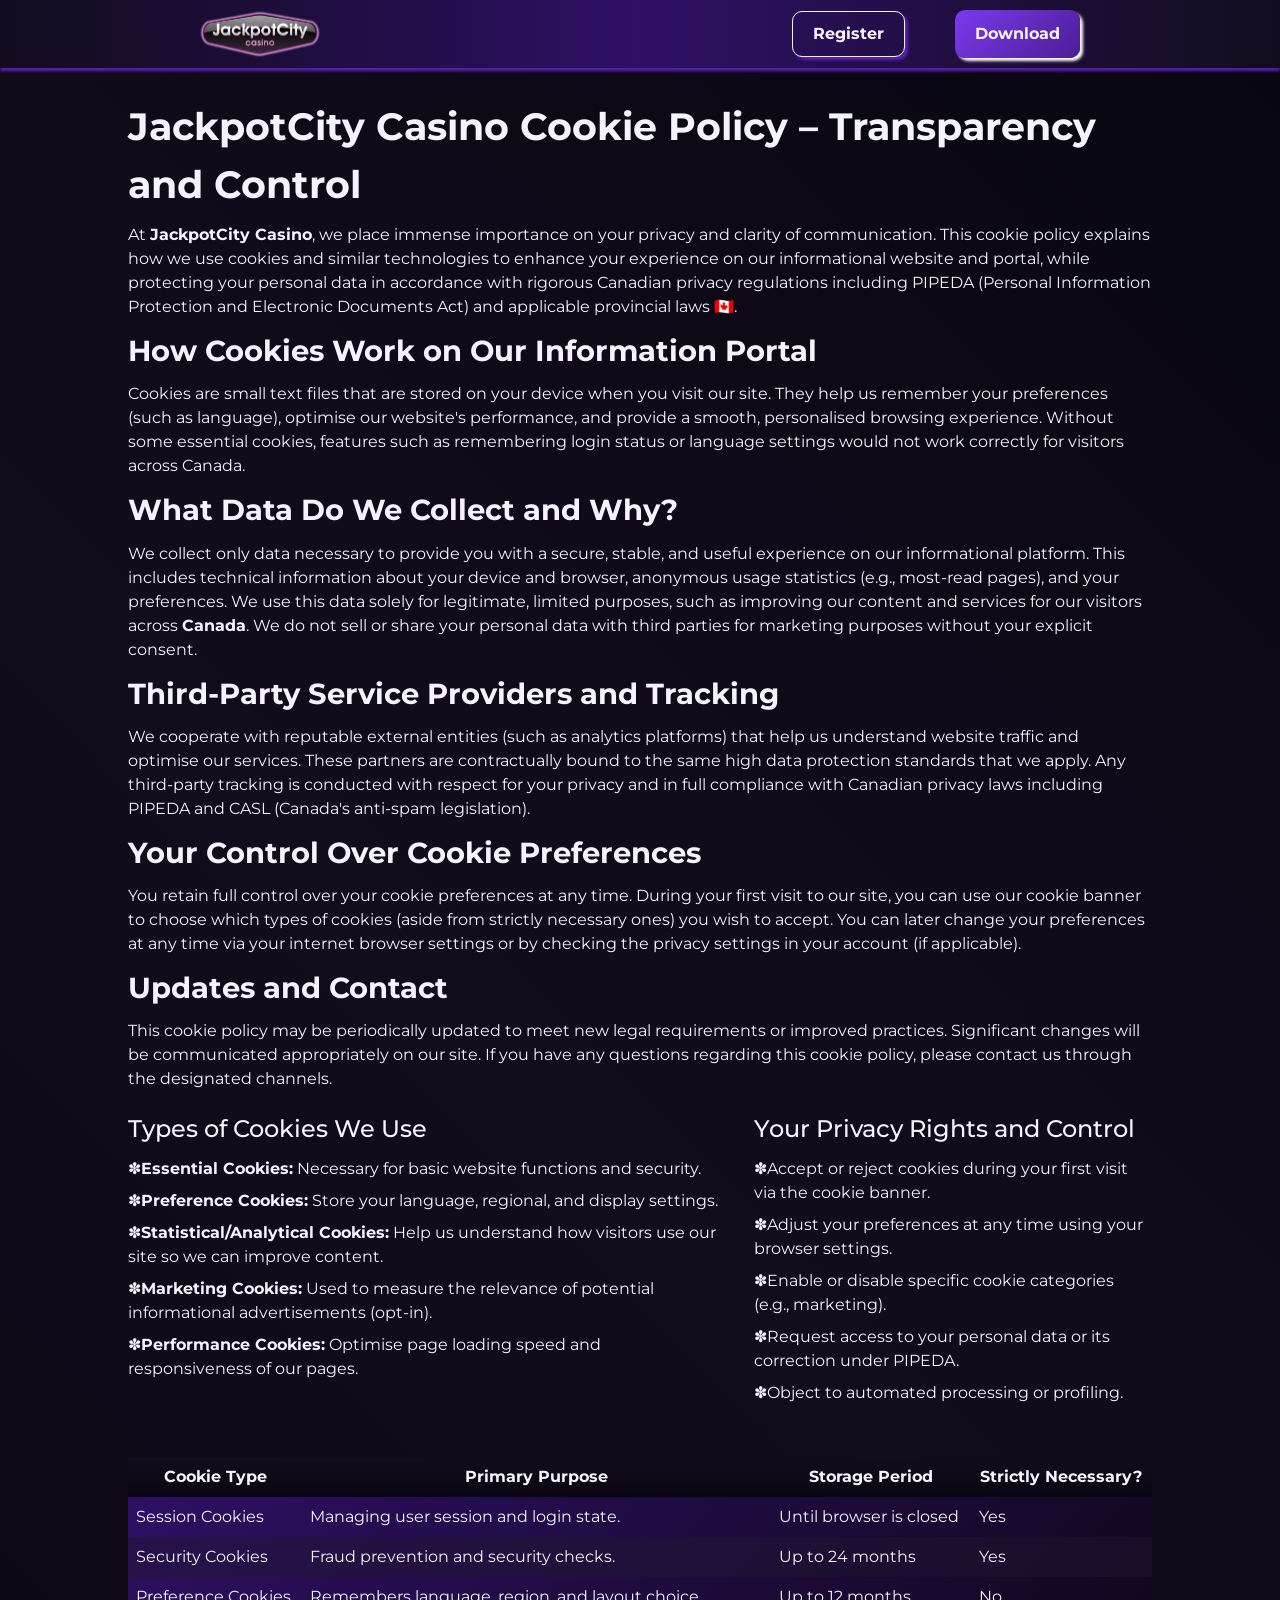
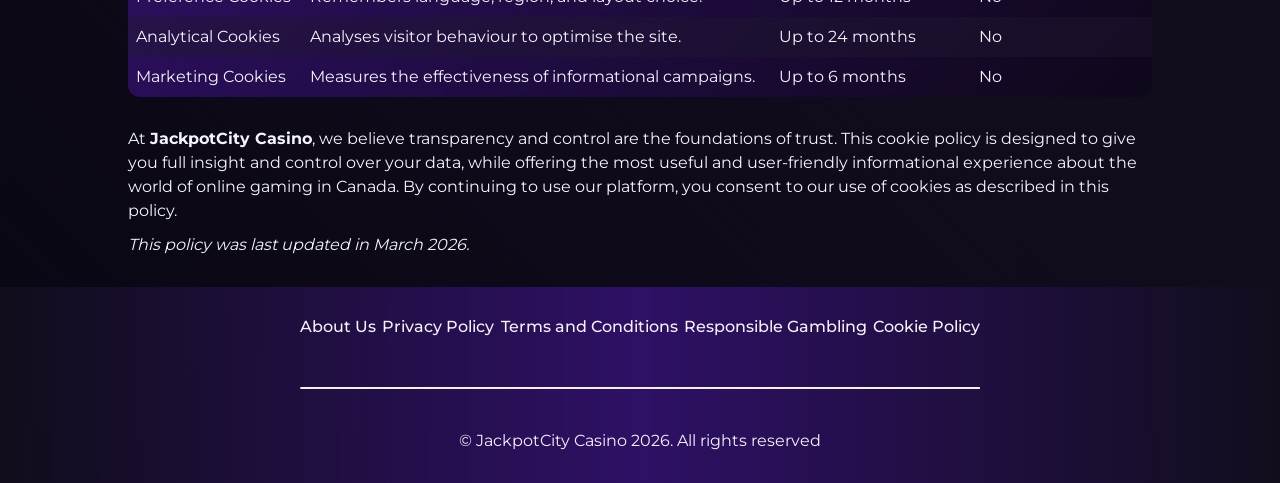
<file: cookie-policy/index.html>
<!DOCTYPE html>
<html lang="en">

<head>
    <meta charset="UTF-8">
    <meta name="viewport" content="width=device-width, initial-scale=1.0">
    <link rel="stylesheet" href="/style.css">
    <link rel="shortcut icon" href="/favicon.ico" type="image/x-icon">
    <title>JackpotCity Casino – Your Privacy and Transparency Are Our Priority</title>
    <meta name="description"
        content="At JackpotCity Casino, we handle your data with the utmost care. Review our cookie policy to see how cookies enhance your experience, with full transparency about your privacy in Canada.">
    <meta name="googlebot" content="index,follow,noarchive">

    <link rel="canonical" href="https://chefchan.ca/cookie-policy/">

    <meta property="og:type" content="website" />
    <meta property="og:title" content="JackpotCity Casino – Your Privacy and Transparency Are Our Priority" />
    <meta property="og:description"
        content="JackpotCity Casino Cookie Policy - How we protect your data and optimise your informational experience for Canadian players." />
    <meta property="og:url" content="https://chefchan.ca/cookie-policy/" />
    <meta property="og:site_name" content="JackpotCity Casino" />
    <meta property="og:locale" content="en_CA" />

    <meta name="twitter:card" content="summary" />
    <meta name="twitter:title" content="Cookie Policy - JackpotCity Casino" />
    <meta name="twitter:description"
        content="Learn how JackpotCity Casino uses cookies to improve your informational and user experience in Canada." />
</head>

<body>

    <header>
        <div class="logo">
            <a href="/"><img src="/img/logo.webp" alt="JackpotCity Casino logo" width="140" height="70"></a>
        </div>

        <div class="header-btn">
            <a href="/play/" rel="nofollow" content="noindex" class="h-violet-btn">Register</a>
            <a href="/play/" rel="nofollow" content="noindex" class="h-accent-btn">Download</a>
        </div>
    </header>

    <main>
        <div class="wrapper">
            <div class="container">
                <h1>JackpotCity Casino Cookie Policy – Transparency and Control</h1>
                <p class="txt">
                    At <strong>JackpotCity Casino</strong>, we place immense importance on your privacy and clarity of
                    communication.
                    This cookie policy explains how we use cookies and similar technologies to enhance your experience
                    on our informational website and portal, while protecting
                    your personal data in accordance with rigorous Canadian privacy regulations including PIPEDA
                    (Personal Information Protection and Electronic Documents Act) and applicable provincial laws 🇨🇦.
                </p>

                <h2>How Cookies Work on Our Information Portal</h2>
                <p class="txt">
                    Cookies are small text files that are stored on your device when you visit our site.
                    They help us remember your preferences (such as language), optimise our website's performance,
                    and provide a smooth, personalised browsing experience. Without some essential cookies,
                    features such as remembering login status or language settings would not work correctly for visitors
                    across Canada.
                </p>

                <h2>What Data Do We Collect and Why?</h2>
                <p class="txt">
                    We collect only data necessary to provide you with a secure, stable, and useful experience on our
                    informational platform.
                    This includes technical information about your device and browser, anonymous usage statistics (e.g.,
                    most-read pages),
                    and your preferences. We use this data solely for legitimate, limited purposes, such as
                    improving our content and services for our visitors across <strong>Canada</strong>. We do
                    not sell or share your personal data with third parties for marketing purposes without your explicit
                    consent.
                </p>

                <h2>Third-Party Service Providers and Tracking</h2>
                <p class="txt">
                    We cooperate with reputable external entities (such as analytics platforms) that help us understand
                    website traffic
                    and optimise our services. These partners are contractually bound to the same high data protection
                    standards that we apply.
                    Any third-party tracking is conducted with respect for your privacy and in full compliance with
                    Canadian privacy laws including PIPEDA and CASL (Canada's anti-spam legislation).
                </p>

                <h2>Your Control Over Cookie Preferences</h2>
                <p class="txt">
                    You retain full control over your cookie preferences at any time. During your first visit to our
                    site,
                    you can use our cookie banner to choose which types of cookies (aside from strictly necessary ones)
                    you wish to accept.
                    You can later change your preferences at any time via your internet browser settings or by checking
                    the privacy settings in your account (if applicable).
                </p>

                <h2>Updates and Contact</h2>
                <p class="txt">
                    This cookie policy may be periodically updated to meet new legal requirements or
                    improved practices. Significant changes will be communicated appropriately on our site.
                    If you have any questions regarding this cookie policy, please contact us through the designated
                    channels.
                </p>

                <div class="promoties-bonus">
                    <div>
                        <h3>Types of Cookies We Use</h3>
                        <ul>
                            <li><strong>Essential Cookies:</strong> Necessary for basic website functions and security.
                            </li>
                            <li><strong>Preference Cookies:</strong> Store your language, regional, and display
                                settings.</li>
                            <li><strong>Statistical/Analytical Cookies:</strong> Help us understand how visitors use our
                                site so we can improve content.</li>
                            <li><strong>Marketing Cookies:</strong> Used to measure the relevance of potential
                                informational advertisements (opt-in).</li>
                            <li><strong>Performance Cookies:</strong> Optimise page loading speed and responsiveness of
                                our pages.</li>
                        </ul>
                    </div>

                    <div>
                        <h3>Your Privacy Rights and Control</h3>
                        <ul>
                            <li>Accept or reject cookies during your first visit via the cookie banner.</li>
                            <li>Adjust your preferences at any time using your browser settings.</li>
                            <li>Enable or disable specific cookie categories (e.g., marketing).</li>
                            <li>Request access to your personal data or its correction under PIPEDA.</li>
                            <li>Object to automated processing or profiling.</li>
                        </ul>
                    </div>
                </div>

                <div class="table-wrapper">
                    <table>
                        <thead>
                            <tr>
                                <th>Cookie Type</th>
                                <th>Primary Purpose</th>
                                <th>Storage Period</th>
                                <th>Strictly Necessary?</th>
                            </tr>
                        </thead>
                        <tbody>
                            <tr>
                                <td>Session Cookies</td>
                                <td>Managing user session and login state.</td>
                                <td>Until browser is closed</td>
                                <td>Yes</td>
                            </tr>
                            <tr>
                                <td>Security Cookies</td>
                                <td>Fraud prevention and security checks.</td>
                                <td>Up to 24 months</td>
                                <td>Yes</td>
                            </tr>
                            <tr>
                                <td>Preference Cookies</td>
                                <td>Remembers language, region, and layout choice.</td>
                                <td>Up to 12 months</td>
                                <td>No</td>
                            </tr>
                            <tr>
                                <td>Analytical Cookies</td>
                                <td>Analyses visitor behaviour to optimise the site.</td>
                                <td>Up to 24 months</td>
                                <td>No</td>
                            </tr>
                            <tr>
                                <td>Marketing Cookies</td>
                                <td>Measures the effectiveness of informational campaigns.</td>
                                <td>Up to 6 months</td>
                                <td>No</td>
                            </tr>
                        </tbody>
                    </table>
                </div>

                <p class="txt">
                    At <strong>JackpotCity Casino</strong>, we believe transparency and control are the foundations of
                    trust.
                    This cookie policy is designed to give you full insight and control over your data, while offering
                    the most useful and user-friendly informational experience about the world of online gaming in
                    Canada. By continuing to use our platform, you consent to our use of cookies as described in this
                    policy.
                </p>
                <p class="txt">
                    <em>This policy was last updated in March 2026.</em>
                </p>
            </div>
        </div>
    </main>

    <footer>
        <ul>
            <li>
                <a href="/about-us/">About Us</a>
            </li>
            <li>
                <a href="/privacy-policy/">Privacy Policy</a>
            </li>
            <li>
                <a href="/terms-and-conditions/">Terms and Conditions</a>
            </li>
            <li>
                <a href="/responsible-gambling/">Responsible Gambling</a>
            </li>
            <li>
                <a href="/cookie-policy/">Cookie Policy</a>
            </li>
        </ul>

        <hr>

        <p class="txt">
            © JackpotCity Casino 2026. All rights reserved
        </p>
    </footer>
</body>

</html>
</file>
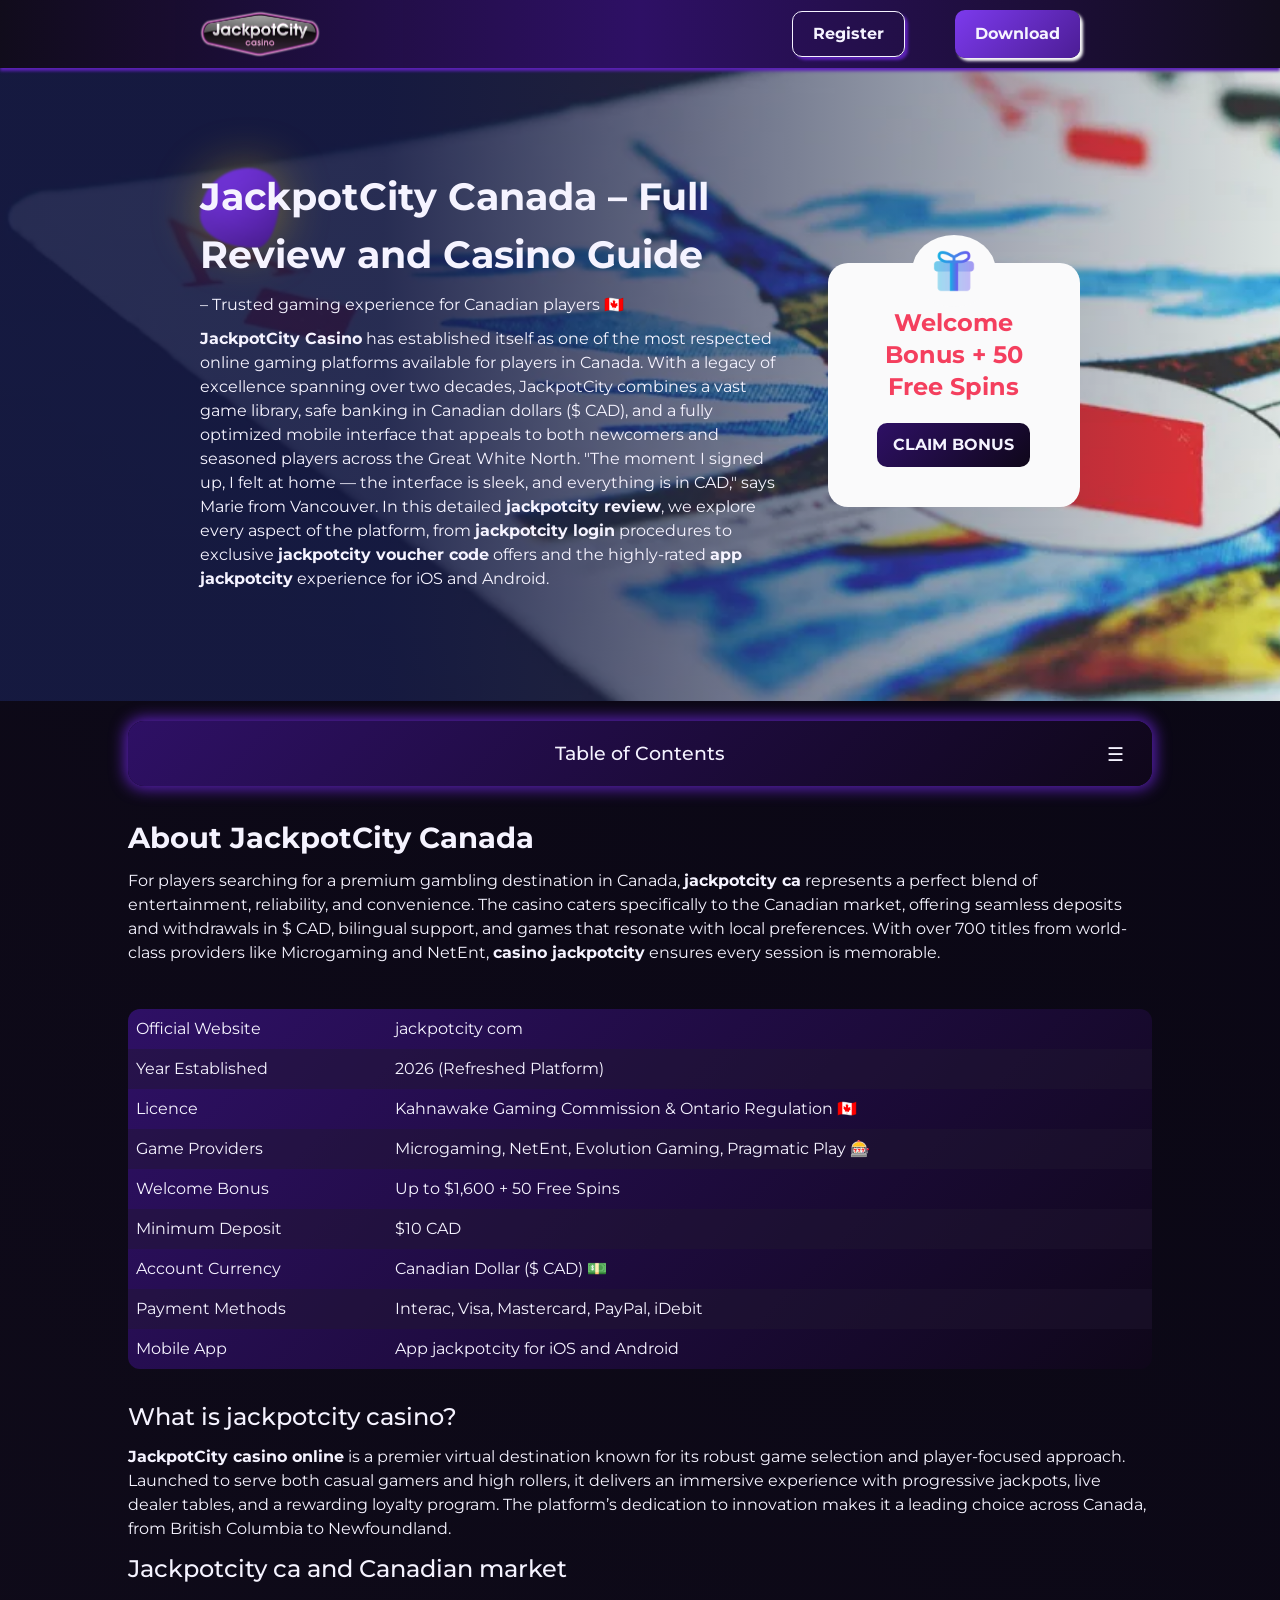
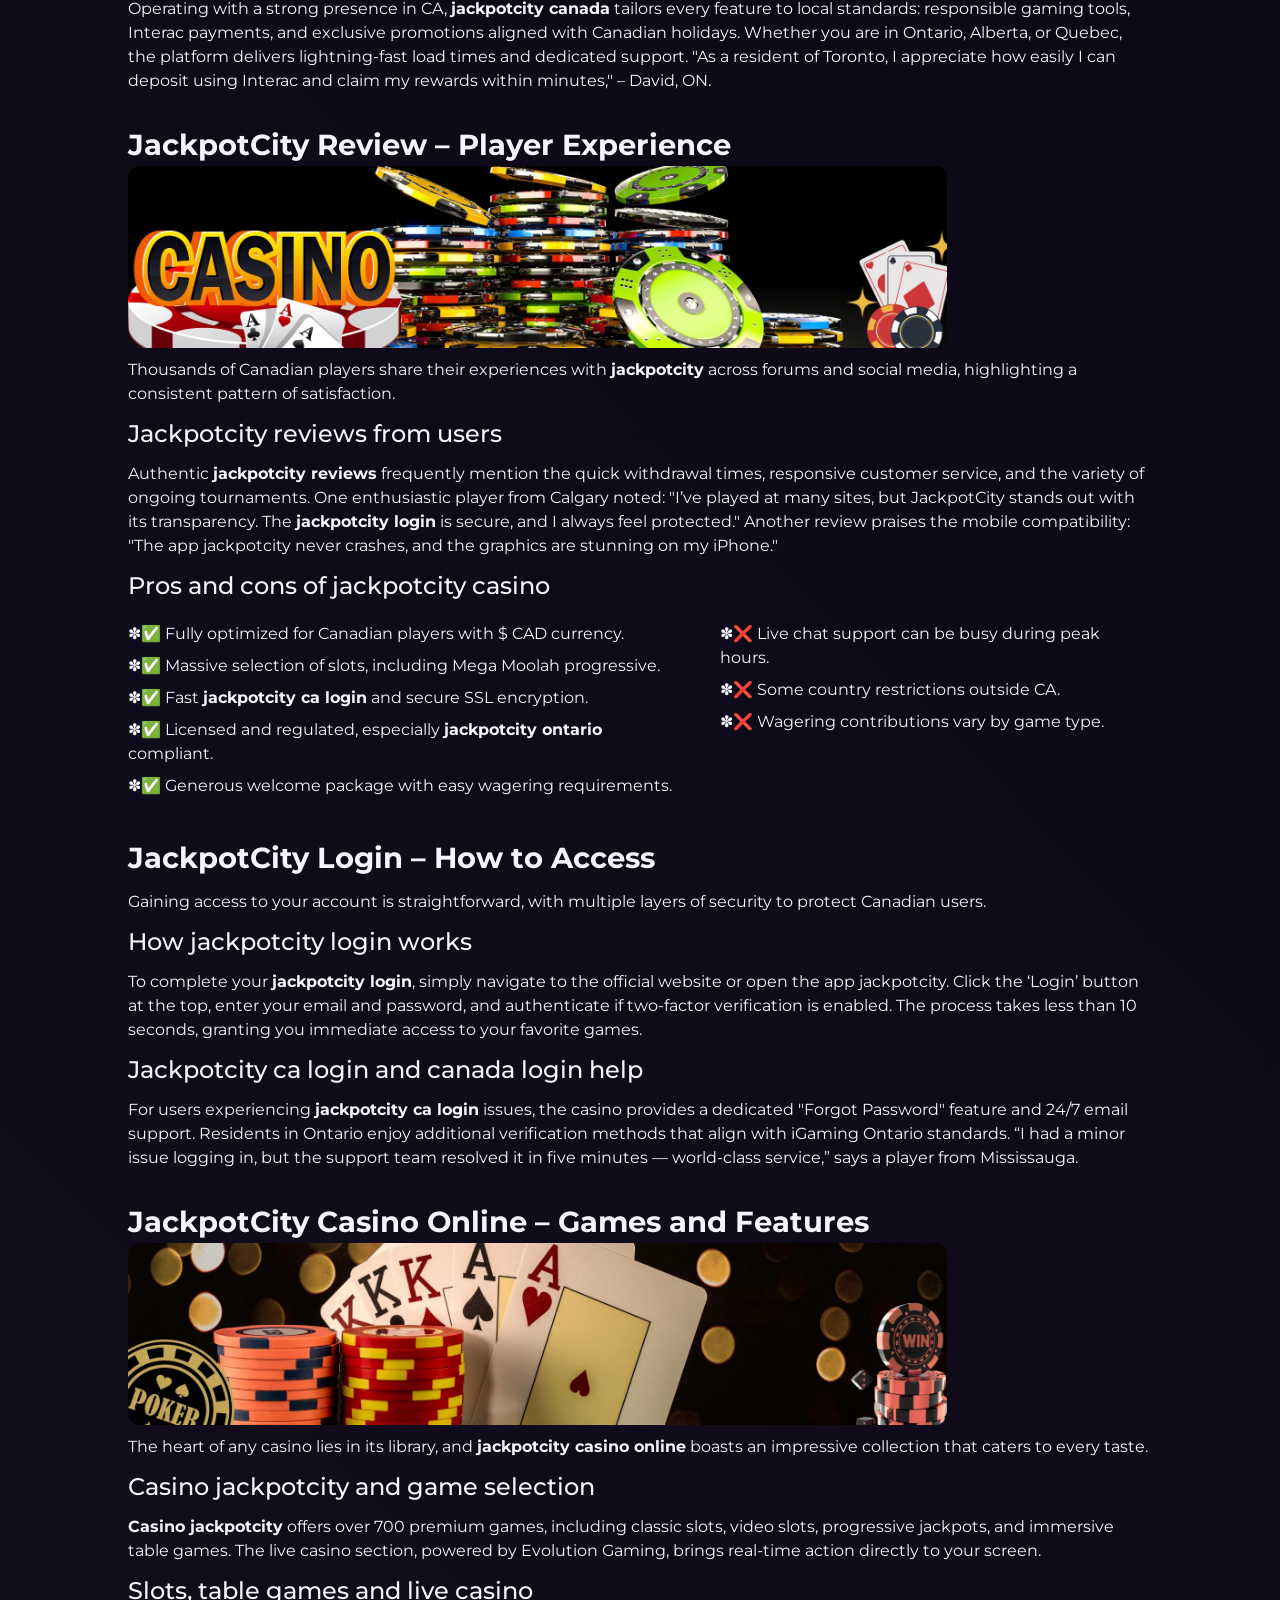
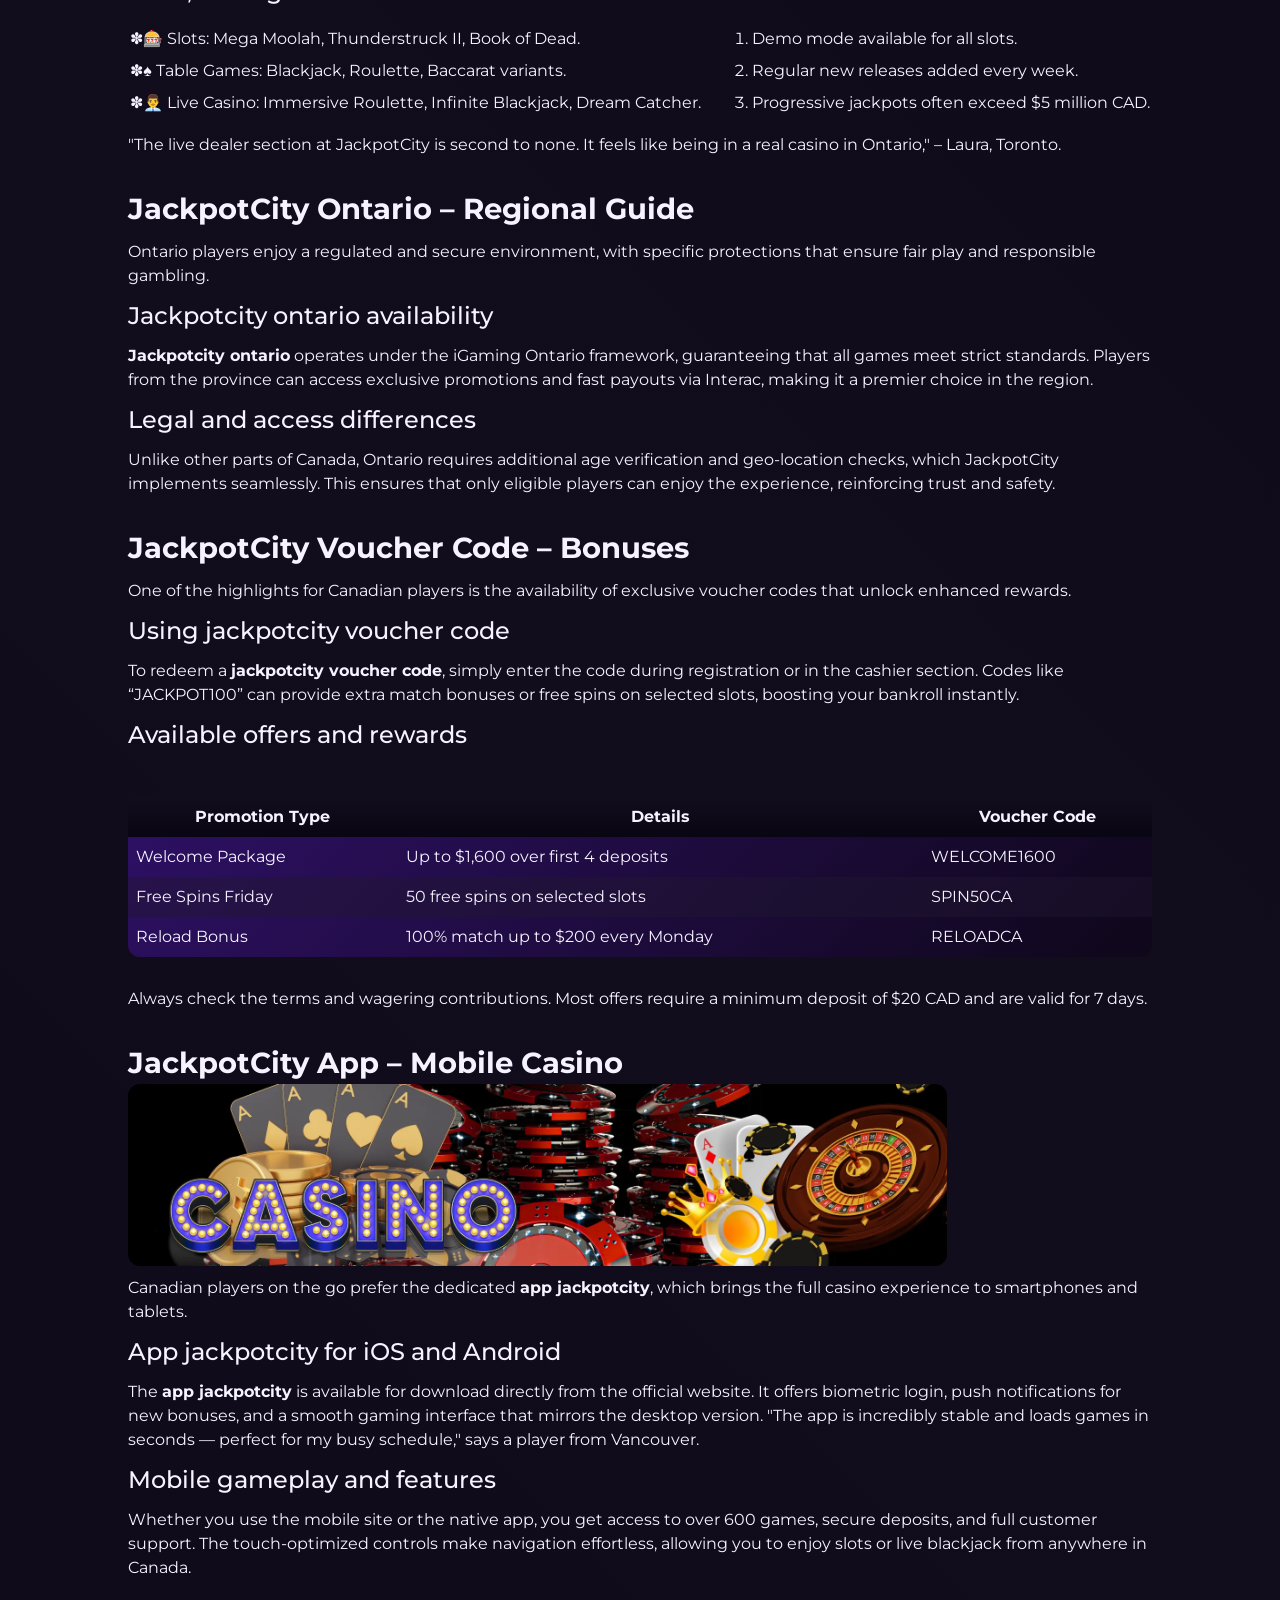
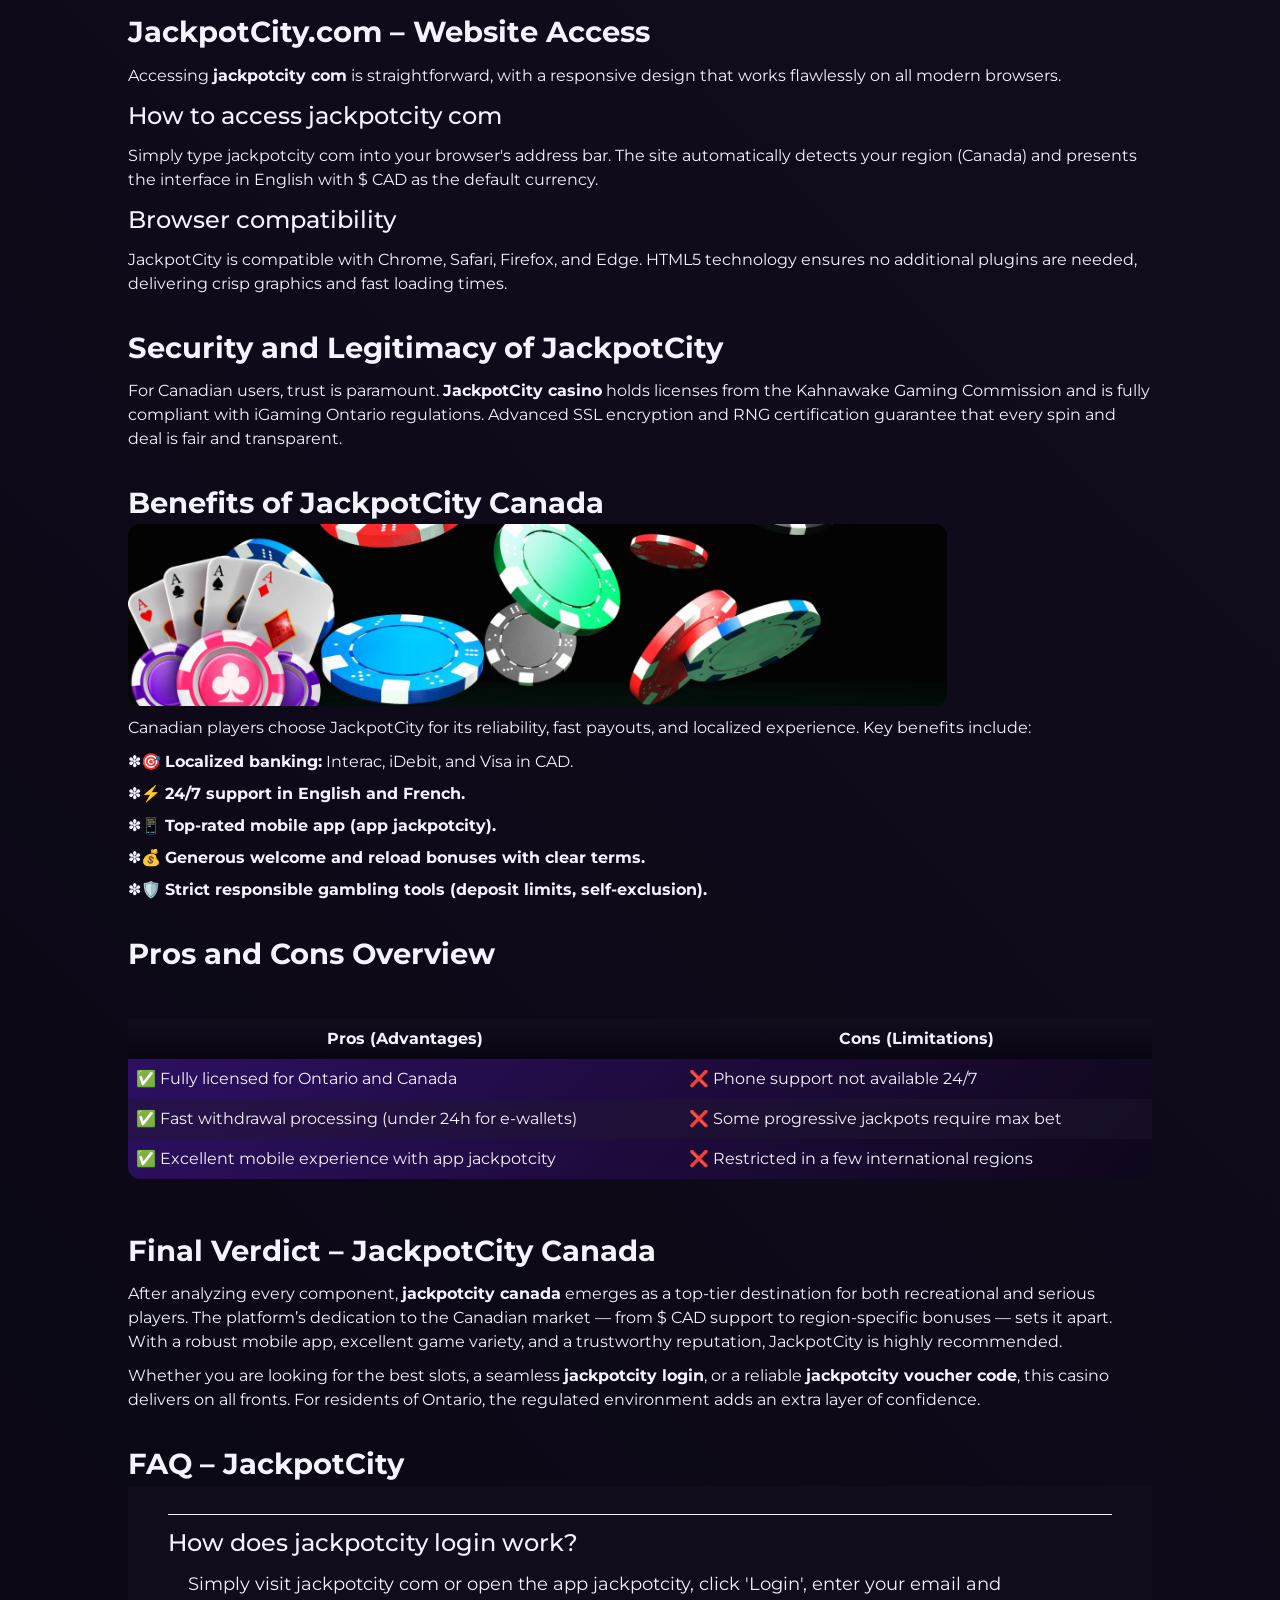
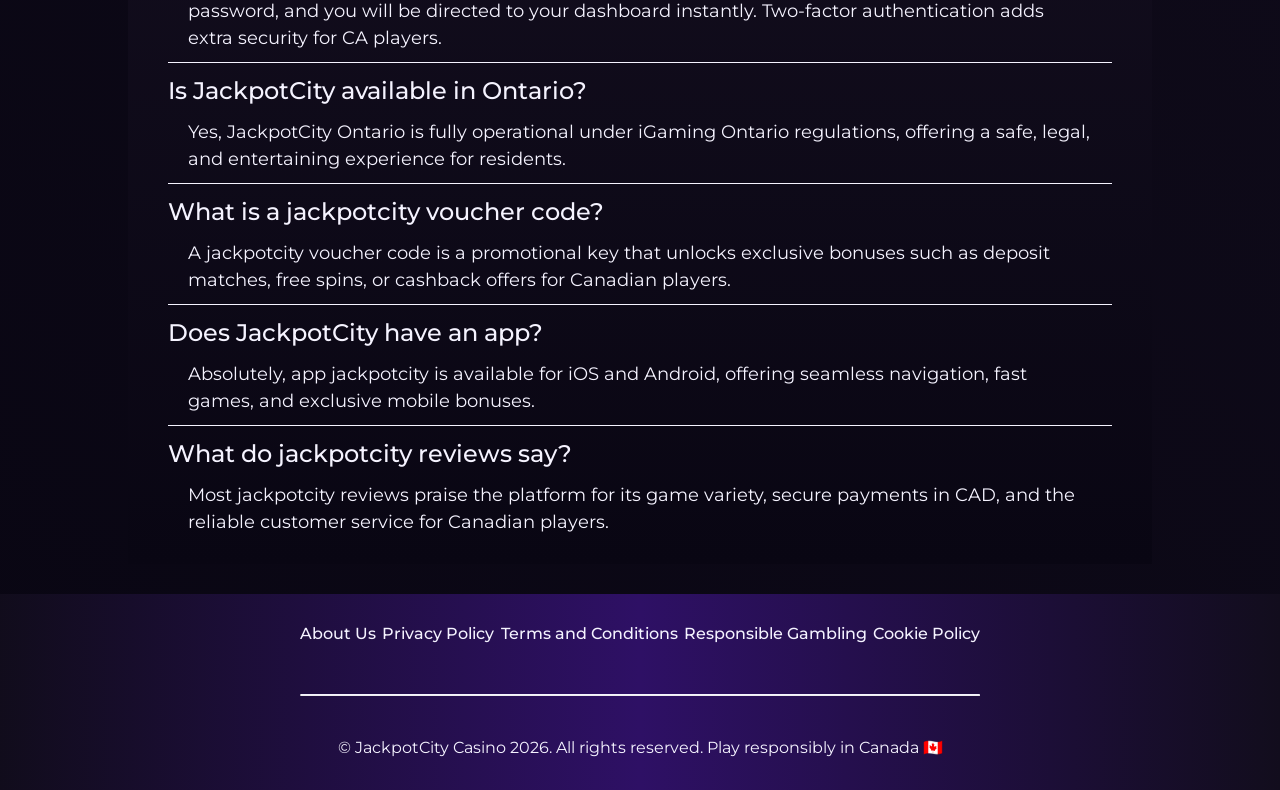
<file: en-ca/index.html>
<!DOCTYPE html>
<html lang="en-CA">

<head>
    <meta charset="UTF-8">
    <meta name="viewport" content="width=device-width, initial-scale=1.0">
    <link rel="stylesheet" href="/style.css">
    <link rel="shortcut icon" href="/favicon.ico" type="image/x-icon">
    <title>JackpotCity Canada 🎰 Review, Login, Ontario & Mobile App</title>
    <meta name="description"
        content="Explore JackpotCity Canada 🇨🇦 Read jackpotcity reviews, learn about login, Ontario access, mobile app and voucher codes.">
    <meta name="googlebot" content="index, follow, noarchive, max-snippet:-1">

    <link rel="alternate" hreflang="en-CA" href="https://chefchan.ca/en-ca/">
    <link rel="alternate" hreflang="x-default" href="https://chefchan.ca/">
    <link rel="canonical" href="https://chefchan.ca/en-ca/">

    <meta property="og:type" content="website" />
    <meta property="og:title" content="JackpotCity Canada 🎰 Review, Login, Ontario & Mobile App" />
    <meta property="og:description"
        content="Explore JackpotCity Canada 🇨🇦 Read jackpotcity reviews, learn about login, Ontario access, mobile app and voucher codes." />
    <meta property="og:url" content="https://chefchan.ca/" />
    <meta property="og:site_name" content="JackpotCity Casino" />
    <meta property="og:image" content="https://chefchan.ca/img/1.webp" />
    <meta property="og:locale" content="en_CA" />

    <meta name="twitter:card" content="summary_large_image" />
    <meta name="twitter:title" content="JackpotCity Canada 🎰 Review, Login, Ontario & Mobile App" />
    <meta name="twitter:description"
        content="Explore JackpotCity Canada 🇨🇦 Read jackpotcity reviews, learn about login, Ontario access, mobile app and voucher codes." />
    <meta name="twitter:image" content="https://chefchan.ca/img/1.webp" />

    <script type="application/ld+json">
    {
        "@context": "https://schema.org",
        "@type": "Article",
        "headline": "JackpotCity Canada 🎰 Review, Login, Ontario & Mobile App",
        "description": "Explore JackpotCity Canada 🇨🇦 Read jackpotcity reviews, learn about login, Ontario access, mobile app and voucher codes.",
        "mainEntityOfPage": {
            "@type": "WebPage",
            "@id": "https://chefchan.ca/"
        },
        "author": {
            "@type": "Person",
            "name": "James Wilson",
            "url": "https://chefchan.ca/"
        },
        "publisher": {
            "@type": "Organization",
            "name": "JackpotCity Casino",
            "logo": {
                "@type": "ImageObject",
                "url": "https://chefchan.ca/img/logo.webp"
            }
        },
        "datePublished": "2026-03-24",
        "dateModified": "2026-03-24"
    }
    </script>

    <script type="application/ld+json">
    {
        "@context": "https://schema.org",
        "@type": "WebSite",
        "url": "https://chefchan.ca/",
        "name": "JackpotCity Casino",
        "description": "JackpotCity Canada: premium online casino for Canadian players with slots, live games and exclusive bonuses.",
        "inLanguage": "en-CA"
    }
    </script>

    <script type="application/ld+json">
    {
        "@context": "https://schema.org",
        "@type": "BreadcrumbList",
        "itemListElement": [{
                "@type": "ListItem",
                "position": 1,
                "name": "Home",
                "item": "https://chefchan.ca/"
            },
            {
                "@type": "ListItem",
                "position": 2,
                "name": "🎰 JackpotCity Canada",
                "item": "https://chefchan.ca/"
            }
        ]
    }
    </script>

    <script type="application/ld+json">
    {
      "@context": "https://schema.org",
      "@type": "FAQPage",
      "mainEntity": [
        {
          "@type": "Question",
          "name": "How does jackpotcity login work?",
          "acceptedAnswer": {
            "@type": "Answer",
            "text": "Simply visit jackpotcity com or open the app jackpotcity, click 'Login', enter your email and password, and you will be directed to your dashboard instantly."
          }
        },
        {
          "@type": "Question",
          "name": "Is JackpotCity available in Ontario?",
          "acceptedAnswer": {
            "@type": "Answer",
            "text": "Yes, JackpotCity Ontario operates under a regulated framework, providing safe and legal access for players across the province."
          }
        },
        {
          "@type": "Question",
          "name": "What is a jackpotcity voucher code?",
          "acceptedAnswer": {
            "@type": "Answer",
            "text": "A jackpotcity voucher code is a promotional key that unlocks exclusive bonuses such as deposit matches, free spins, or cashback offers for Canadian players."
          }
        },
        {
          "@type": "Question",
          "name": "Does JackpotCity have an app?",
          "acceptedAnswer": {
            "@type": "Answer",
            "text": "Absolutely, app jackpotcity is available for iOS and Android, offering seamless navigation, fast games, and exclusive mobile bonuses."
          }
        },
        {
          "@type": "Question",
          "name": "What do jackpotcity reviews say?",
          "acceptedAnswer": {
            "@type": "Answer",
            "text": "Most jackpotcity reviews praise the platform for its game variety, secure payments in CAD, and the reliable customer service for Canadian players."
          }
        }
      ]
    }
    </script>
</head>

<body>

    <header>
        <div class="logo">
            <a href="/"><img src="/img/logo.webp" alt="JackpotCity Casino logo" width="140" height="70"></a>
        </div>

        <div class="header-btn">
            <a href="/play/" rel="nofollow" content="noindex" class="h-violet-btn">Register</a>
            <a href="/play/" rel="nofollow" content="noindex" class="h-accent-btn">Download</a>
        </div>
    </header>

    <main>
        <div class="promo">
            <div class="promo-l">
                <div class="blob"></div>
                <h1>JackpotCity Canada – Full Review and Casino Guide</h1>
                <p class="txt">
                    – Trusted gaming experience for Canadian players 🇨🇦
                </p>
                <p class="txt">
                    <strong>JackpotCity Casino</strong> has established itself as one of the most respected online
                    gaming platforms available for players in Canada. With a legacy of excellence spanning over two
                    decades, JackpotCity combines a vast game library, safe banking in Canadian dollars ($ CAD), and a
                    fully optimized mobile interface that appeals to both newcomers and seasoned players across the
                    Great White North. "The moment I signed up, I felt at home — the interface is sleek, and everything
                    is in CAD," says Marie from Vancouver. In this detailed <strong>jackpotcity review</strong>, we
                    explore every aspect of the platform, from <strong>jackpotcity login</strong> procedures to
                    exclusive <strong>jackpotcity voucher code</strong> offers and the highly-rated <strong>app
                        jackpotcity</strong> experience for iOS and Android.
                </p>
            </div>

            <div class="promo-gift">
                <div class="gift-box">
                    <img class="gift-zoom" src="/img/gift.webp" alt="bonus gift" width="50" height="50">
                </div>

                <p class="txt-accent">
                    Welcome Bonus + 50 Free Spins
                </p>

                <a href="/play/" rel="nofollow" content="noindex" class="btn-accent">Claim Bonus</a>
            </div>
        </div>

        <div class="wrapper">
            <div class="navigation">
                <input type="checkbox" id="toggle-nav" hidden>
                <label for="toggle-nav" class="txt-nav">Table of Contents</label>

                <ul class="nav-list">
                    <li class="nav-item"><a href="#review">About JackpotCity Canada</a></li>
                    <li class="nav-item"><a href="#inscription">JackpotCity Review – Player Experience</a></li>
                    <li class="nav-item"><a href="#bonus">JackpotCity Login – How to Access</a></li>
                    <li class="nav-item"><a href="#jeux">JackpotCity Casino Online – Games and Features</a></li>
                    <li class="nav-item"><a href="#prestataires">JackpotCity Ontario – Regional Guide</a></li>
                    <li class="nav-item"><a href="#conseils">JackpotCity Voucher Code – Bonuses</a></li>
                    <li class="nav-item"><a href="#mobile">JackpotCity App – Mobile Casino</a></li>
                    <li class="nav-item"><a href="#demo">JackpotCity.com – Website Access</a></li>
                    <li class="nav-item"><a href="#deposit">Security and Legitimacy of JackpotCity</a></li>
                    <li class="nav-item"><a href="#withdrawal">Benefits of JackpotCity Canada</a></li>
                    <li class="nav-item"><a href="#limites">Pros and Cons Overview</a></li>
                    <li class="nav-item"><a href="#verdict">Final Verdict – JackpotCity Canada</a></li>
                    <li class="nav-item"><a href="#faq">FAQ – JackpotCity</a></li>
                </ul>
            </div>

            <div class="container" id="review">
                <h2>About JackpotCity Canada</h2>
                <p class="txt">
                    For players searching for a premium gambling destination in Canada, <strong>jackpotcity ca</strong>
                    represents a perfect blend of entertainment, reliability, and convenience. The casino caters
                    specifically to the Canadian market, offering seamless deposits and withdrawals in $ CAD, bilingual
                    support, and games that resonate with local preferences. With over 700 titles from world-class
                    providers like Microgaming and NetEnt, <strong>casino jackpotcity</strong> ensures every session is
                    memorable.
                </p>

                <div class="table-wrapper">
                    <table>
                        <tbody>
                            <tr>
                                <td>Official Website</td>
                                <td>jackpotcity com</td>
                            </tr>
                            <tr>
                                <td>Year Established</td>
                                <td>2026 (Refreshed Platform)</td>
                            </tr>
                            <tr>
                                <td>Licence</td>
                                <td>Kahnawake Gaming Commission & Ontario Regulation 🇨🇦</td>
                            </tr>
                            <tr>
                                <td>Game Providers</td>
                                <td>Microgaming, NetEnt, Evolution Gaming, Pragmatic Play 🎰</td>
                            </tr>
                            <tr>
                                <td>Welcome Bonus</td>
                                <td>Up to $1,600 + 50 Free Spins</td>
                            </tr>
                            <tr>
                                <td>Minimum Deposit</td>
                                <td>$10 CAD</td>
                            </tr>
                            <tr>
                                <td>Account Currency</td>
                                <td>Canadian Dollar ($ CAD) 💵</td>
                            </tr>
                            <tr>
                                <td>Payment Methods</td>
                                <td>Interac, Visa, Mastercard, PayPal, iDebit</td>
                            </tr>
                            <tr>
                                <td>Mobile App</td>
                                <td>App jackpotcity for iOS and Android</td>
                            </tr>
                        </tbody>
                    </table>
                </div>

                <h3>What is jackpotcity casino?</h3>
                <p class="txt">
                    <strong>JackpotCity casino online</strong> is a premier virtual destination known for its robust
                    game selection and player-focused approach. Launched to serve both casual gamers and high rollers,
                    it delivers an immersive experience with progressive jackpots, live dealer tables, and a rewarding
                    loyalty program. The platform’s dedication to innovation makes it a leading choice across Canada,
                    from British Columbia to Newfoundland.
                </p>

                <h3>Jackpotcity ca and Canadian market</h3>
                <p class="txt">
                    Operating with a strong presence in CA, <strong>jackpotcity canada</strong> tailors every feature to
                    local standards: responsible gaming tools, Interac payments, and exclusive promotions aligned with
                    Canadian holidays. Whether you are in Ontario, Alberta, or Quebec, the platform delivers
                    lightning-fast load times and dedicated support. "As a resident of Toronto, I appreciate how easily
                    I can deposit using Interac and claim my rewards within minutes," – David, ON.
                </p>
            </div>

            <div class="container" id="inscription">
                <h2>JackpotCity Review – Player Experience</h2>
                <img src="/img/3.webp" alt="JackpotCity player reviews" width="1000" height="800">
                <p class="txt">
                    Thousands of Canadian players share their experiences with <strong>jackpotcity</strong> across
                    forums and social media, highlighting a consistent pattern of satisfaction.
                </p>

                <h3>Jackpotcity reviews from users</h3>
                <p class="txt">
                    Authentic <strong>jackpotcity reviews</strong> frequently mention the quick withdrawal times,
                    responsive customer service, and the variety of ongoing tournaments. One enthusiastic player from
                    Calgary noted: "I’ve played at many sites, but JackpotCity stands out with its transparency. The
                    <strong>jackpotcity login</strong> is secure, and I always feel protected." Another review praises
                    the mobile compatibility: "The app jackpotcity never crashes, and the graphics are stunning on my
                    iPhone."
                </p>

                <h3>Pros and cons of jackpotcity casino</h3>
                <div class="promoties-bonus">
                    <div>
                        <ul>
                            <li>✅ Fully optimized for Canadian players with $ CAD currency.</li>
                            <li>✅ Massive selection of slots, including Mega Moolah progressive.</li>
                            <li>✅ Fast <strong>jackpotcity ca login</strong> and secure SSL encryption.</li>
                            <li>✅ Licensed and regulated, especially <strong>jackpotcity ontario</strong> compliant.
                            </li>
                            <li>✅ Generous welcome package with easy wagering requirements.</li>
                        </ul>
                    </div>
                    <div>
                        <ul>
                            <li>❌ Live chat support can be busy during peak hours.</li>
                            <li>❌ Some country restrictions outside CA.</li>
                            <li>❌ Wagering contributions vary by game type.</li>
                        </ul>
                    </div>
                </div>
            </div>

            <div class="container" id="bonus">
                <h2>JackpotCity Login – How to Access</h2>
                <p class="txt">
                    Gaining access to your account is straightforward, with multiple layers of security to protect
                    Canadian users.
                </p>

                <h3>How jackpotcity login works</h3>
                <p class="txt">
                    To complete your <strong>jackpotcity login</strong>, simply navigate to the official website or open
                    the app jackpotcity. Click the ‘Login’ button at the top, enter your email and password, and
                    authenticate if two-factor verification is enabled. The process takes less than 10 seconds, granting
                    you immediate access to your favorite games.
                </p>

                <h3>Jackpotcity ca login and canada login help</h3>
                <p class="txt">
                    For users experiencing <strong>jackpotcity ca login</strong> issues, the casino provides a dedicated
                    "Forgot Password" feature and 24/7 email support. Residents in Ontario enjoy additional verification
                    methods that align with iGaming Ontario standards. “I had a minor issue logging in, but the support
                    team resolved it in five minutes — world-class service,” says a player from Mississauga.
                </p>
            </div>

            <div class="container" id="jeux">
                <h2>JackpotCity Casino Online – Games and Features</h2>
                <img src="/img/1.webp" alt="JackpotCity casino games" width="1000" height="800">
                <p class="txt">
                    The heart of any casino lies in its library, and <strong>jackpotcity casino online</strong> boasts
                    an impressive collection that caters to every taste.
                </p>

                <h3>Casino jackpotcity and game selection</h3>
                <p class="txt">
                    <strong>Casino jackpotcity</strong> offers over 700 premium games, including classic slots, video
                    slots, progressive jackpots, and immersive table games. The live casino section, powered by
                    Evolution Gaming, brings real-time action directly to your screen.
                </p>

                <h3>Slots, table games and live casino</h3>
                <div class="promoties-bonus">
                    <div>
                        <ul>
                            <li>🎰 Slots: Mega Moolah, Thunderstruck II, Book of Dead.</li>
                            <li>♠️ Table Games: Blackjack, Roulette, Baccarat variants.</li>
                            <li>👨‍💼 Live Casino: Immersive Roulette, Infinite Blackjack, Dream Catcher.</li>
                        </ul>
                    </div>
                    <div>
                        <ol>
                            <li>Demo mode available for all slots.</li>
                            <li>Regular new releases added every week.</li>
                            <li>Progressive jackpots often exceed $5 million CAD.</li>
                        </ol>
                    </div>
                </div>
                <p class="txt">
                    "The live dealer section at JackpotCity is second to none. It feels like being in a real casino in
                    Ontario," – Laura, Toronto.
                </p>
            </div>

            <div class="container" id="prestataires">
                <h2>JackpotCity Ontario – Regional Guide</h2>
                <p class="txt">
                    Ontario players enjoy a regulated and secure environment, with specific protections that ensure fair
                    play and responsible gambling.
                </p>

                <h3>Jackpotcity ontario availability</h3>
                <p class="txt">
                    <strong>Jackpotcity ontario</strong> operates under the iGaming Ontario framework, guaranteeing that
                    all games meet strict standards. Players from the province can access exclusive promotions and fast
                    payouts via Interac, making it a premier choice in the region.
                </p>

                <h3>Legal and access differences</h3>
                <p class="txt">
                    Unlike other parts of Canada, Ontario requires additional age verification and geo-location checks,
                    which JackpotCity implements seamlessly. This ensures that only eligible players can enjoy the
                    experience, reinforcing trust and safety.
                </p>
            </div>

            <div class="container" id="conseils">
                <h2>JackpotCity Voucher Code – Bonuses</h2>
                <p class="txt">
                    One of the highlights for Canadian players is the availability of exclusive voucher codes that
                    unlock enhanced rewards.
                </p>

                <h3>Using jackpotcity voucher code</h3>
                <p class="txt">
                    To redeem a <strong>jackpotcity voucher code</strong>, simply enter the code during registration or
                    in the cashier section. Codes like “JACKPOT100” can provide extra match bonuses or free spins on
                    selected slots, boosting your bankroll instantly.
                </p>

                <h3>Available offers and rewards</h3>
                <div class="table-wrapper">
                    <table>
                        <thead>
                            <tr>
                                <th>Promotion Type</th>
                                <th>Details</th>
                                <th>Voucher Code</th>
                            </tr>
                        </thead>
                        <tbody>
                            <tr>
                                <td>Welcome Package</td>
                                <td>Up to $1,600 over first 4 deposits</td>
                                <td>WELCOME1600</td>
                            </tr>
                            <tr>
                                <td>Free Spins Friday</td>
                                <td>50 free spins on selected slots</td>
                                <td>SPIN50CA</td>
                            </tr>
                            <tr>
                                <td>Reload Bonus</td>
                                <td>100% match up to $200 every Monday</td>
                                <td>RELOADCA</td>
                            </tr>
                        </tbody>
                    </table>
                </div>
                <p class="txt">
                    Always check the terms and wagering contributions. Most offers require a minimum deposit of $20 CAD
                    and are valid for 7 days.
                </p>
            </div>

            <div class="container" id="mobile">
                <h2>JackpotCity App – Mobile Casino</h2>
                <img src="/img/2.webp" alt="JackpotCity mobile app" width="1000" height="800">
                <p class="txt">
                    Canadian players on the go prefer the dedicated <strong>app jackpotcity</strong>, which brings the
                    full casino experience to smartphones and tablets.
                </p>

                <h3>App jackpotcity for iOS and Android</h3>
                <p class="txt">
                    The <strong>app jackpotcity</strong> is available for download directly from the official website.
                    It offers biometric login, push notifications for new bonuses, and a smooth gaming interface that
                    mirrors the desktop version. "The app is incredibly stable and loads games in seconds — perfect for
                    my busy schedule," says a player from Vancouver.
                </p>

                <h3>Mobile gameplay and features</h3>
                <p class="txt">
                    Whether you use the mobile site or the native app, you get access to over 600 games, secure
                    deposits, and full customer support. The touch-optimized controls make navigation effortless,
                    allowing you to enjoy slots or live blackjack from anywhere in Canada.
                </p>
            </div>

            <div class="container" id="demo">
                <h2>JackpotCity.com – Website Access</h2>
                <p class="txt">
                    Accessing <strong>jackpotcity com</strong> is straightforward, with a responsive design that works
                    flawlessly on all modern browsers.
                </p>

                <h3>How to access jackpotcity com</h3>
                <p class="txt">
                    Simply type jackpotcity com into your browser's address bar. The site automatically detects your
                    region (Canada) and presents the interface in English with $ CAD as the default currency.
                </p>

                <h3>Browser compatibility</h3>
                <p class="txt">
                    JackpotCity is compatible with Chrome, Safari, Firefox, and Edge. HTML5 technology ensures no
                    additional plugins are needed, delivering crisp graphics and fast loading times.
                </p>
            </div>

            <div class="container" id="deposit">
                <h2>Security and Legitimacy of JackpotCity</h2>
                <p class="txt">
                    For Canadian users, trust is paramount. <strong>JackpotCity casino</strong> holds licenses from the
                    Kahnawake Gaming Commission and is fully compliant with iGaming Ontario regulations. Advanced SSL
                    encryption and RNG certification guarantee that every spin and deal is fair and transparent.
                </p>
            </div>

            <div class="container" id="withdrawal">
                <h2>Benefits of JackpotCity Canada</h2>
                <img src="/img/4.webp" alt="Benefits of JackpotCity Canada" width="1000" height="800">
                <p class="txt">
                    Canadian players choose JackpotCity for its reliability, fast payouts, and localized experience. Key
                    benefits include:
                </p>
                <ul>
                    <li>🎯 <strong>Localized banking:</strong> Interac, iDebit, and Visa in CAD.</li>
                    <li>⚡ <strong>24/7 support in English and French.</strong></li>
                    <li>📱 <strong>Top-rated mobile app (app jackpotcity).</strong></li>
                    <li>💰 <strong>Generous welcome and reload bonuses with clear terms.</strong></li>
                    <li>🛡️ <strong>Strict responsible gambling tools (deposit limits, self-exclusion).</strong></li>
                </ul>
            </div>

            <div class="container" id="limites">
                <h2>Pros and Cons Overview</h2>
                <div class="table-wrapper">
                    <table>
                        <thead>
                            <tr>
                                <th>Pros (Advantages)</th>
                                <th>Cons (Limitations)</th>
                            </tr>
                        </thead>
                        <tbody>
                            <tr>
                                <td>✅ Fully licensed for Ontario and Canada</td>
                                <td>❌ Phone support not available 24/7</td>
                            </tr>
                            <tr>
                                <td>✅ Fast withdrawal processing (under 24h for e-wallets)</td>
                                <td>❌ Some progressive jackpots require max bet</td>
                            </tr>
                            <tr>
                                <td>✅ Excellent mobile experience with app jackpotcity</td>
                                <td>❌ Restricted in a few international regions</td>
                            </tr>
                        </tbody>
                    </table>
                </div>
            </div>

            <div class="container" id="verdict">
                <h2>Final Verdict – JackpotCity Canada</h2>
                <p class="txt">
                    After analyzing every component, <strong>jackpotcity canada</strong> emerges as a top-tier
                    destination for both recreational and serious players. The platform’s dedication to the Canadian
                    market — from $ CAD support to region-specific bonuses — sets it apart. With a robust mobile app,
                    excellent game variety, and a trustworthy reputation, JackpotCity is highly recommended.
                </p>
                <p class="txt">
                    Whether you are looking for the best slots, a seamless <strong>jackpotcity login</strong>, or a
                    reliable <strong>jackpotcity voucher code</strong>, this casino delivers on all fronts. For
                    residents of Ontario, the regulated environment adds an extra layer of confidence.
                </p>
            </div>

            <div class="container" id="faq">
                <h2>FAQ – JackpotCity</h2>
                <div class="faq-contnetn">
                    <div class="qa-scontent-title">
                        <h3>How does jackpotcity login work?</h3>
                        <div class="qa-answaer">Simply visit jackpotcity com or open the app jackpotcity, click 'Login',
                            enter your email and password, and you will be directed to your dashboard instantly.
                            Two-factor authentication adds extra security for CA players.</div>
                    </div>
                    <div class="qa-scontent-title">
                        <h3>Is JackpotCity available in Ontario?</h3>
                        <div class="qa-answaer">Yes, JackpotCity Ontario is fully operational under iGaming Ontario
                            regulations, offering a safe, legal, and entertaining experience for residents.</div>
                    </div>
                    <div class="qa-scontent-title">
                        <h3>What is a jackpotcity voucher code?</h3>
                        <div class="qa-answaer">A jackpotcity voucher code is a promotional key that unlocks exclusive
                            bonuses such as deposit matches, free spins, or cashback offers for Canadian players.</div>
                    </div>
                    <div class="qa-scontent-title">
                        <h3>Does JackpotCity have an app?</h3>
                        <div class="qa-answaer">Absolutely, app jackpotcity is available for iOS and Android, offering
                            seamless navigation, fast games, and exclusive mobile bonuses.</div>
                    </div>
                    <div class="qa-scontent-title">
                        <h3>What do jackpotcity reviews say?</h3>
                        <div class="qa-answaer">Most jackpotcity reviews praise the platform for its game variety,
                            secure payments in CAD, and the reliable customer service for Canadian players.</div>
                    </div>
                </div>
            </div>
        </div>
    </main>

    <footer>
        <ul>
            <li><a href="/about-us/">About Us</a></li>
            <li><a href="/privacy-policy/">Privacy Policy</a></li>
            <li><a href="/terms-and-conditions/">Terms and Conditions</a></li>
            <li><a href="/responsible-gambling/">Responsible Gambling</a></li>
            <li><a href="/cookie-policy/">Cookie Policy</a></li>
        </ul>
        <hr>
        <p class="txt">© JackpotCity Casino 2026. All rights reserved. Play responsibly in Canada 🇨🇦</p>
    </footer>
</body>

</html>
</file>
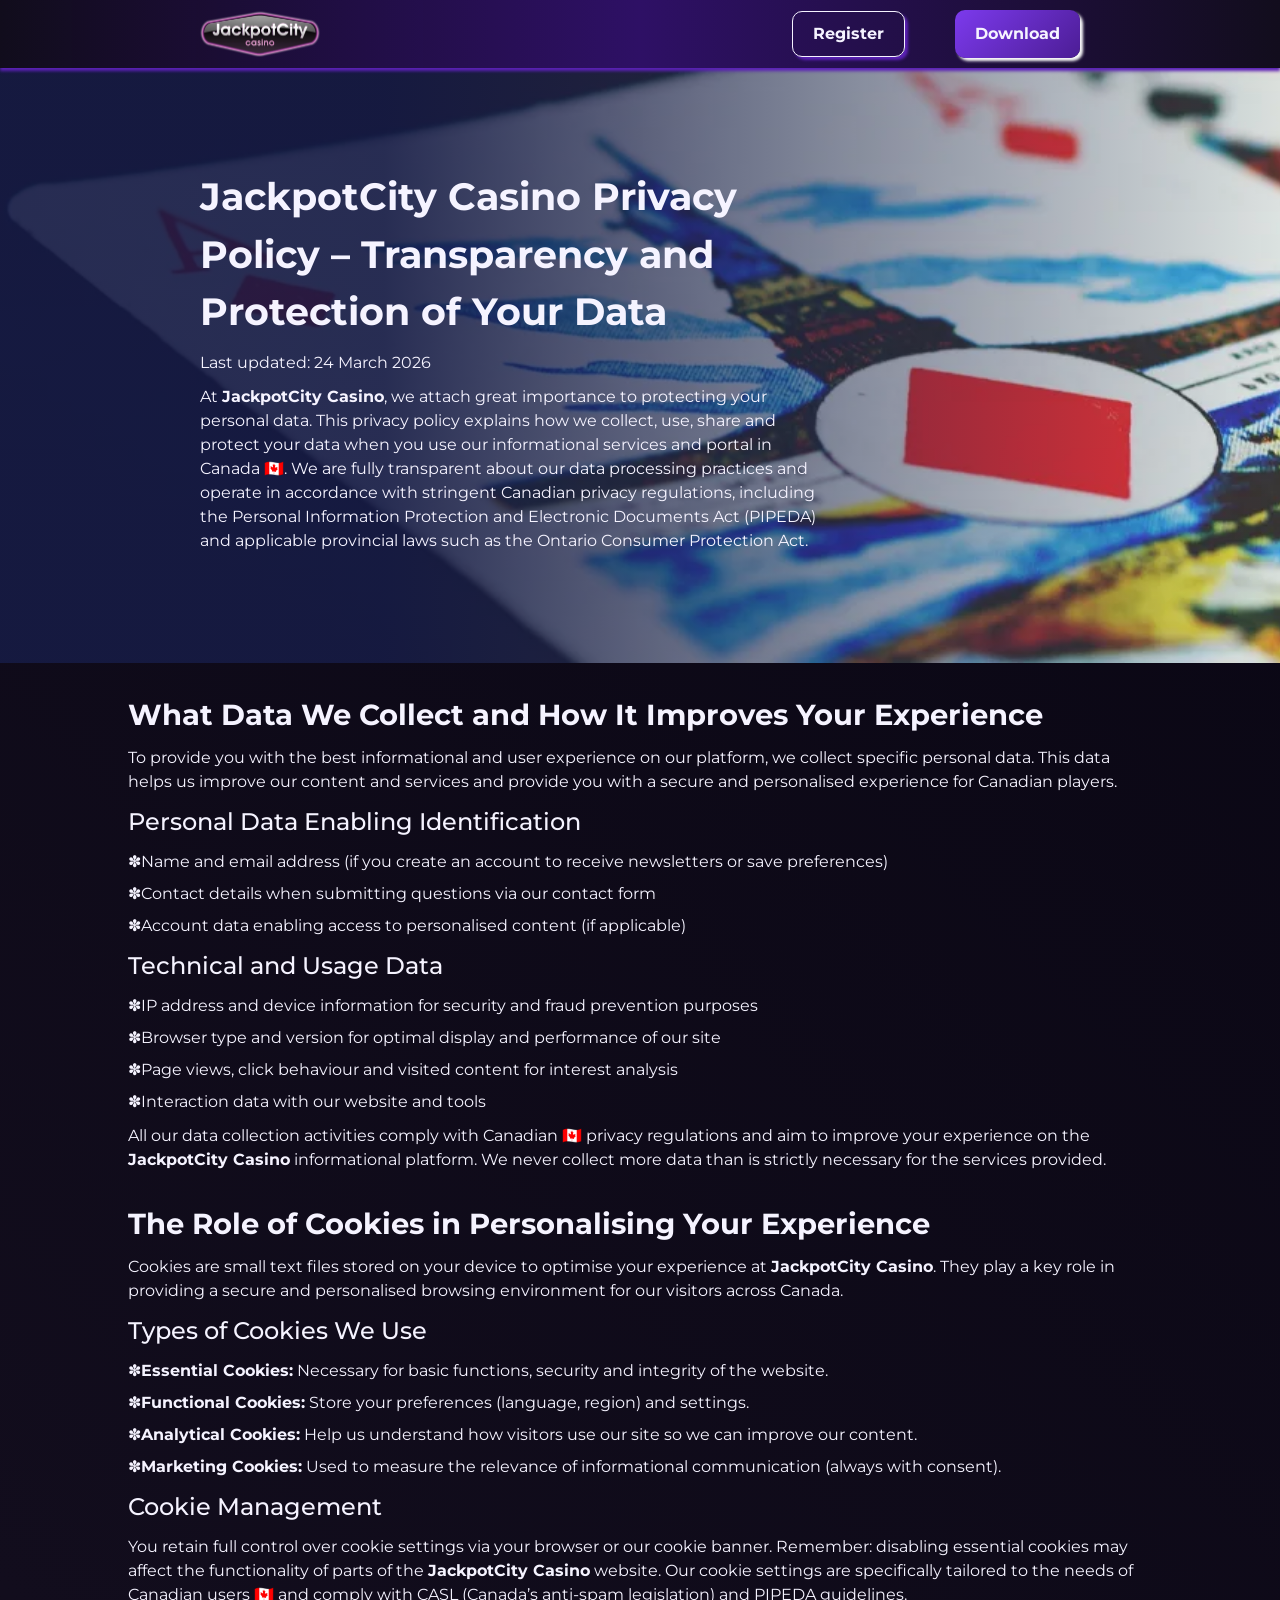
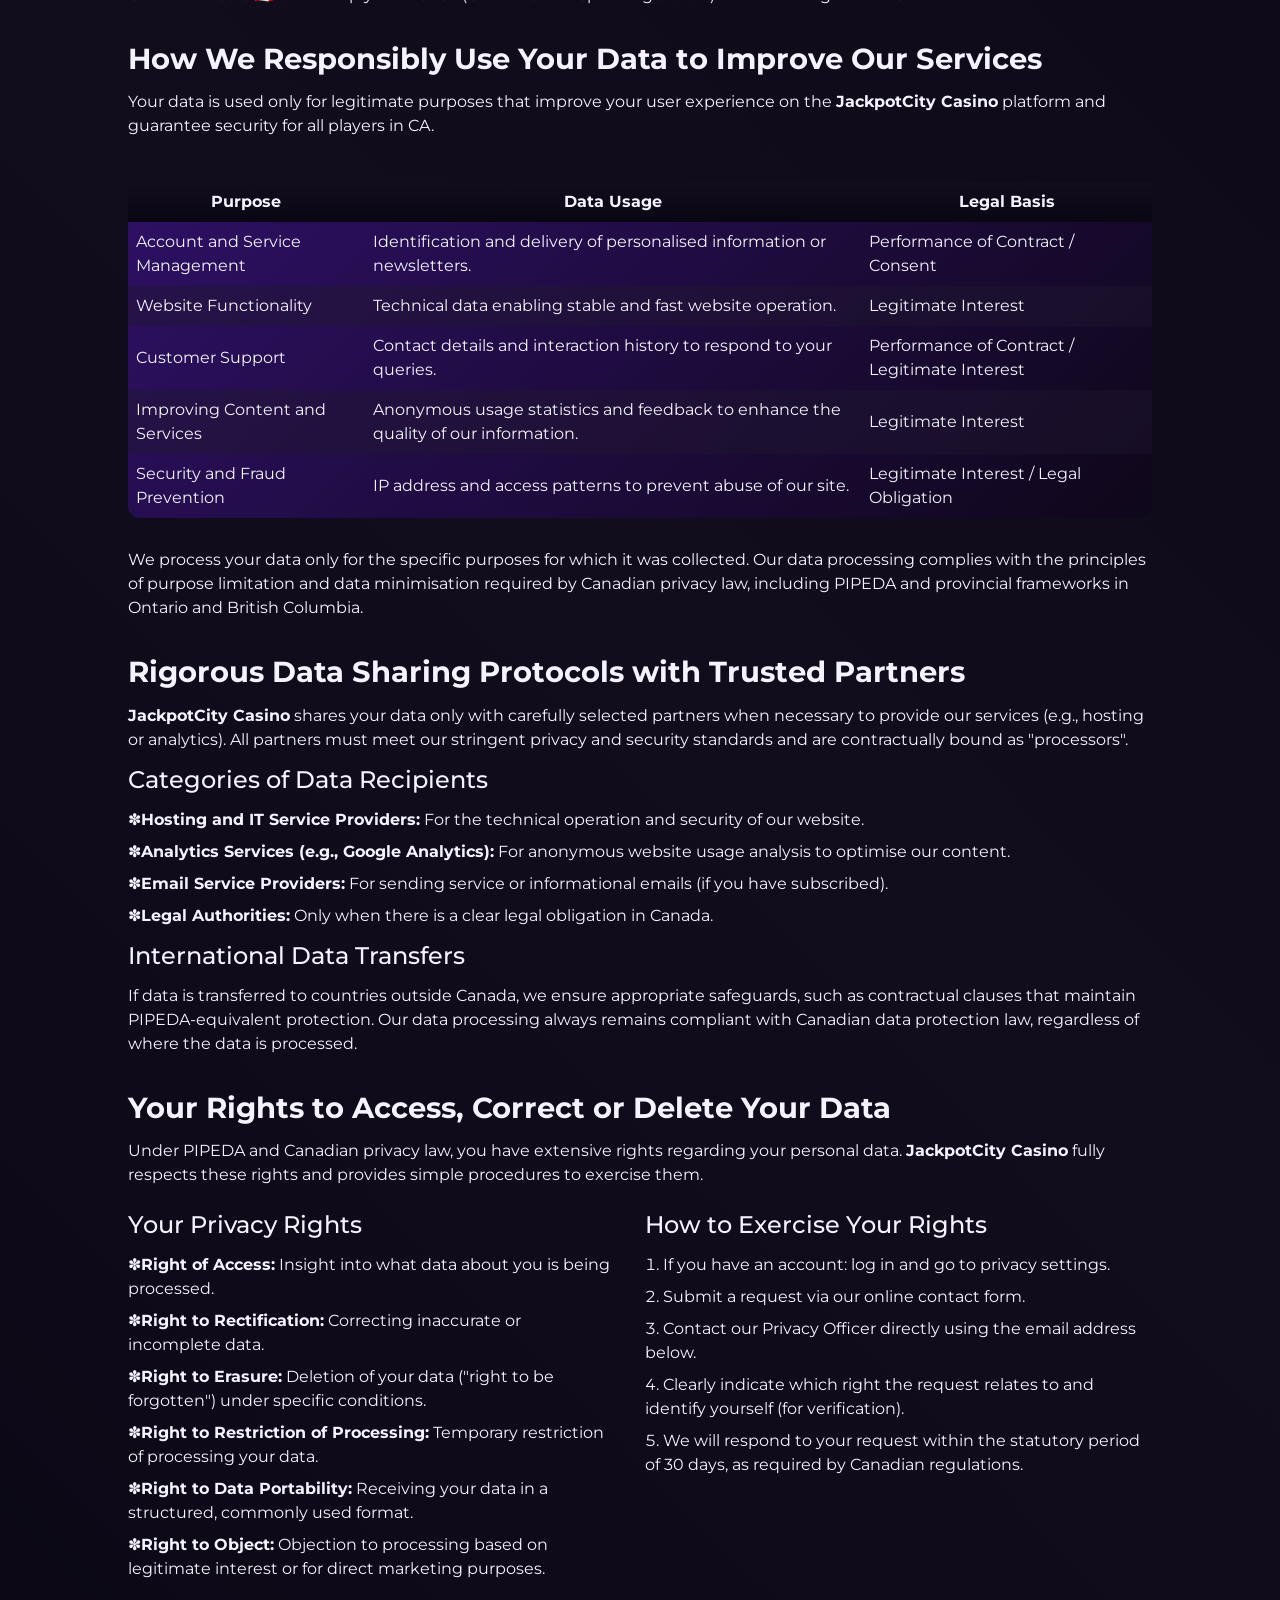
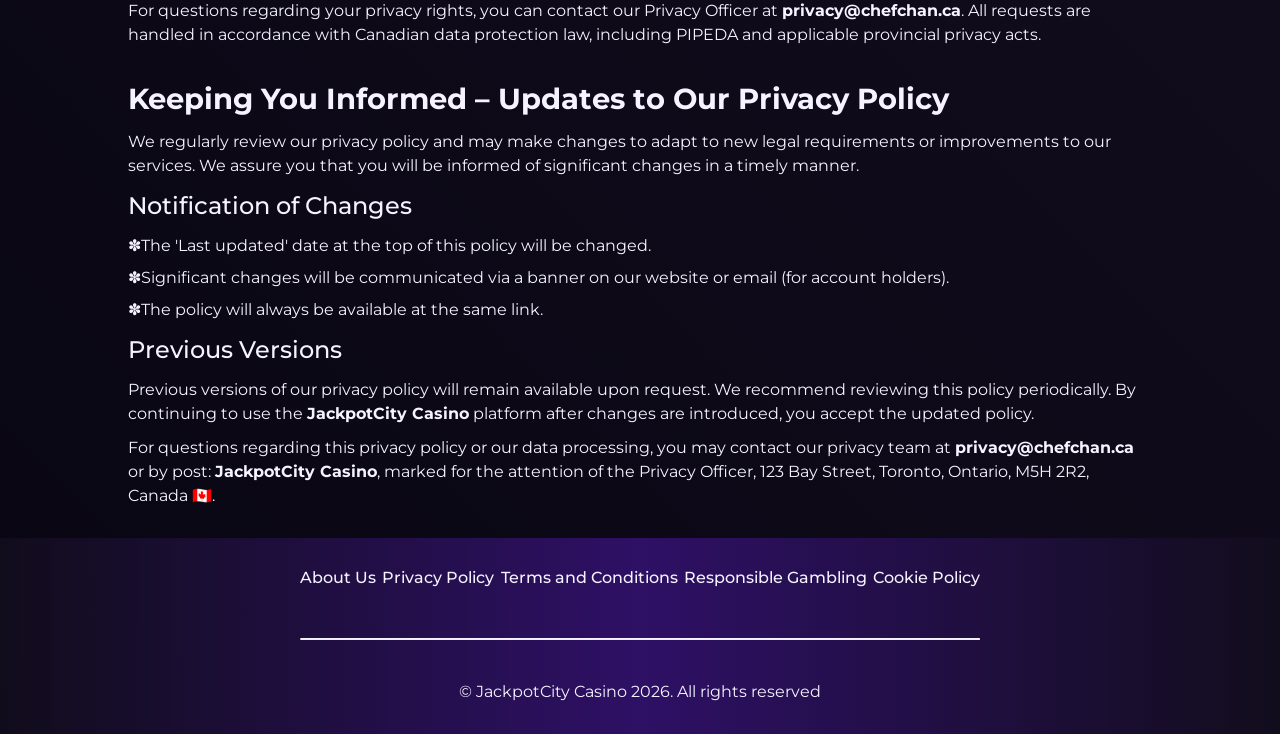
<file: privacy-policy/index.html>
<!DOCTYPE html>
<html lang="en">

<head>
    <meta charset="UTF-8">
    <meta name="viewport" content="width=device-width, initial-scale=1.0">
    <link rel="stylesheet" href="/style.css">
    <link rel="shortcut icon" href="/favicon.ico" type="image/x-icon">
    <title>JackpotCity Casino – Privacy Policy - Transparency and Protection of Your Data</title>
    <meta name="description"
        content="JackpotCity Casino guarantees full transparency in data processing. Learn how we safely collect, protect and use your data for a safer and more personalised user experience in Canada.">
    <meta name="googlebot" content="index,follow,noarchive">

    <link rel="canonical" href="https://chefchan.ca/privacy-policy/">

    <meta property="og:type" content="website" />
    <meta property="og:title"
        content="JackpotCity Casino – Privacy Policy - Transparency and Protection of Your Data" />
    <meta property="og:description"
        content="JackpotCity Casino guarantees full transparency in data processing for Canadian players." />
    <meta property="og:url" content="https://chefchan.ca/privacy-policy/" />
    <meta property="og:site_name" content="JackpotCity Casino" />
    <meta property="og:locale" content="en_CA" />

    <script type="application/ld+json">
    {
        "@context": "https://schema.org",
        "@type": "WebPage",
        "name": "JackpotCity Casino Privacy Policy",
        "description": "JackpotCity Casino privacy policy - transparent data protection for Canadian users.",
        "url": "https://chefchan.ca/privacy-policy/",
        "inLanguage": "en-CA"
    }
    </script>
</head>

<body>

    <header>
        <div class="logo">
            <a href="/"><img src="/img/logo.webp" alt="JackpotCity Casino logo" width="140" height="70"></a>
        </div>

        <div class="header-btn">
            <a href="/play/" rel="nofollow" content="noindex" class="h-violet-btn">Register</a>
            <a href="/play/" rel="nofollow" content="noindex" class="h-accent-btn">Download</a>
        </div>
    </header>

    <main>
        <div class="promo">
            <div class="promo-l">
                <h1>JackpotCity Casino Privacy Policy – Transparency and Protection of Your Data</h1>
                <p class="txt">
                    Last updated: 24 March 2026
                </p>
                <p class="txt">
                    At <strong>JackpotCity Casino</strong>, we attach great importance to protecting your personal data.
                    This privacy policy explains how we collect, use, share and protect
                    your data when you use our informational services and portal in Canada 🇨🇦. We are fully
                    transparent about our data processing practices and operate in accordance with stringent Canadian
                    privacy regulations, including the Personal Information Protection and Electronic Documents Act
                    (PIPEDA) and applicable provincial laws such as the Ontario Consumer Protection Act.
                </p>
            </div>
        </div>

        <div class="wrapper">
            <div class="container">
                <h2>What Data We Collect and How It Improves Your Experience</h2>
                <p class="txt">
                    To provide you with the best informational and user experience on our platform, we collect specific
                    personal data. This data helps us improve our content and services and provide you with a secure and
                    personalised experience for Canadian players.
                </p>

                <h3>Personal Data Enabling Identification</h3>
                <ul>
                    <li>Name and email address (if you create an account to receive newsletters or save preferences)
                    </li>
                    <li>Contact details when submitting questions via our contact form</li>
                    <li>Account data enabling access to personalised content (if applicable)</li>
                </ul>

                <h3>Technical and Usage Data</h3>
                <ul>
                    <li>IP address and device information for security and fraud prevention purposes</li>
                    <li>Browser type and version for optimal display and performance of our site</li>
                    <li>Page views, click behaviour and visited content for interest analysis</li>
                    <li>Interaction data with our website and tools</li>
                </ul>

                <p class="txt">
                    All our data collection activities comply with Canadian 🇨🇦 privacy regulations and aim to
                    improve your experience on the <strong>JackpotCity Casino</strong> informational platform. We never
                    collect
                    more data than is strictly necessary for the services provided.
                </p>
            </div>

            <div class="container">
                <h2>The Role of Cookies in Personalising Your Experience</h2>
                <p class="txt">
                    Cookies are small text files stored on your device to optimise your experience at
                    <strong>JackpotCity Casino</strong>. They play a key role in providing a secure and personalised
                    browsing
                    environment for our visitors across Canada.
                </p>

                <h3>Types of Cookies We Use</h3>
                <ul>
                    <li><strong>Essential Cookies:</strong> Necessary for basic functions, security and integrity of the
                        website.</li>
                    <li><strong>Functional Cookies:</strong> Store your preferences (language, region) and settings.
                    </li>
                    <li><strong>Analytical Cookies:</strong> Help us understand how visitors use our site so we can
                        improve our content.</li>
                    <li><strong>Marketing Cookies:</strong> Used to measure the relevance of informational communication
                        (always with consent).</li>
                </ul>

                <h3>Cookie Management</h3>
                <p class="txt">
                    You retain full control over cookie settings via your browser or our cookie banner. Remember:
                    disabling essential cookies may affect the functionality of parts of the <strong>JackpotCity
                        Casino</strong>
                    website. Our cookie settings are specifically tailored to the needs of Canadian users 🇨🇦 and
                    comply with
                    CASL (Canada’s anti-spam legislation) and PIPEDA guidelines.
                </p>
            </div>

            <div class="container">
                <h2>How We Responsibly Use Your Data to Improve Our Services</h2>
                <p class="txt">
                    Your data is used only for legitimate purposes that improve your user experience on the
                    <strong>JackpotCity Casino</strong> platform and guarantee security for all players in CA.
                </p>

                <div class="table-wrapper">
                    <table>
                        <thead>
                            <tr>
                                <th>Purpose</th>
                                <th>Data Usage</th>
                                <th>Legal Basis</th>
                            </tr>
                        </thead>
                        <tbody>
                            <tr>
                                <td>Account and Service Management</td>
                                <td>Identification and delivery of personalised information or newsletters.</td>
                                <td>Performance of Contract / Consent</td>
                            </tr>
                            <tr>
                                <td>Website Functionality</td>
                                <td>Technical data enabling stable and fast website operation.</td>
                                <td>Legitimate Interest</td>
                            </tr>
                            <tr>
                                <td>Customer Support</td>
                                <td>Contact details and interaction history to respond to your queries.</td>
                                <td>Performance of Contract / Legitimate Interest</td>
                            </tr>
                            <tr>
                                <td>Improving Content and Services</td>
                                <td>Anonymous usage statistics and feedback to enhance the quality of our information.
                                </td>
                                <td>Legitimate Interest</td>
                            </tr>
                            <tr>
                                <td>Security and Fraud Prevention</td>
                                <td>IP address and access patterns to prevent abuse of our site.</td>
                                <td>Legitimate Interest / Legal Obligation</td>
                            </tr>
                        </tbody>
                    </table>
                </div>

                <p class="txt">
                    We process your data only for the specific purposes for which it was collected. Our data processing
                    complies with the principles of purpose limitation and data minimisation required by Canadian
                    privacy law, including PIPEDA and provincial frameworks in Ontario and British Columbia.
                </p>
            </div>

            <div class="container">
                <h2>Rigorous Data Sharing Protocols with Trusted Partners</h2>
                <p class="txt">
                    <strong>JackpotCity Casino</strong> shares your data only with carefully selected partners when
                    necessary
                    to provide our services (e.g., hosting or analytics). All partners must meet our stringent privacy
                    and security standards and are contractually bound as "processors".
                </p>

                <h3>Categories of Data Recipients</h3>
                <ul>
                    <li><strong>Hosting and IT Service Providers:</strong> For the technical operation and security of
                        our website.</li>
                    <li><strong>Analytics Services (e.g., Google Analytics):</strong> For anonymous website usage
                        analysis to optimise our content.</li>
                    <li><strong>Email Service Providers:</strong> For sending service or informational emails (if you
                        have subscribed).</li>
                    <li><strong>Legal Authorities:</strong> Only when there is a clear legal obligation in Canada.</li>
                </ul>

                <h3>International Data Transfers</h3>
                <p class="txt">
                    If data is transferred to countries outside Canada, we ensure appropriate safeguards, such as
                    contractual clauses that maintain PIPEDA-equivalent protection. Our data processing always remains
                    compliant with Canadian data protection law, regardless of where the data is processed.
                </p>
            </div>

            <div class="container">
                <h2>Your Rights to Access, Correct or Delete Your Data</h2>
                <p class="txt">
                    Under PIPEDA and Canadian privacy law, you have extensive rights regarding your personal data.
                    <strong>JackpotCity Casino</strong> fully respects these rights and provides simple procedures to
                    exercise
                    them.
                </p>

                <div class="promoties-bonus">
                    <div>
                        <h3>Your Privacy Rights</h3>
                        <ul>
                            <li><strong>Right of Access:</strong> Insight into what data about you is being processed.
                            </li>
                            <li><strong>Right to Rectification:</strong> Correcting inaccurate or incomplete data.</li>
                            <li><strong>Right to Erasure:</strong> Deletion of your data ("right to be forgotten")
                                under specific conditions.</li>
                            <li><strong>Right to Restriction of Processing:</strong> Temporary restriction of
                                processing your data.</li>
                            <li><strong>Right to Data Portability:</strong> Receiving your data in a structured,
                                commonly used format.</li>
                            <li><strong>Right to Object:</strong> Objection to processing based on legitimate interest
                                or for direct marketing purposes.</li>
                        </ul>
                    </div>

                    <div>
                        <h3>How to Exercise Your Rights</h3>
                        <ol>
                            <li>If you have an account: log in and go to privacy settings.</li>
                            <li>Submit a request via our online <a href="/contact/">contact form</a>.</li>
                            <li>Contact our Privacy Officer directly using the email address below.</li>
                            <li>Clearly indicate which right the request relates to and identify yourself (for
                                verification).</li>
                            <li>We will respond to your request within the statutory period of 30 days, as required by
                                Canadian regulations.</li>
                        </ol>
                    </div>
                </div>

                <p class="txt">
                    For questions regarding your privacy rights, you can contact our Privacy
                    Officer at <strong>privacy@chefchan.ca</strong>. All requests are handled in
                    accordance with Canadian data protection law, including PIPEDA and applicable provincial privacy
                    acts.
                </p>
            </div>

            <div class="container">
                <h2>Keeping You Informed – Updates to Our Privacy Policy</h2>
                <p class="txt">
                    We regularly review our privacy policy and may make changes to adapt to new legal requirements or
                    improvements to our services. We assure you that you will be informed of significant changes in a
                    timely manner.
                </p>

                <h3>Notification of Changes</h3>
                <ul>
                    <li>The 'Last updated' date at the top of this policy will be changed.</li>
                    <li>Significant changes will be communicated via a banner on our website or email (for account
                        holders).</li>
                    <li>The policy will always be available at the same link.</li>
                </ul>

                <h3>Previous Versions</h3>
                <p class="txt">
                    Previous versions of our privacy policy will remain available upon request. We recommend reviewing
                    this policy periodically. By continuing to use the <strong>JackpotCity Casino</strong> platform
                    after
                    changes are introduced, you accept the updated policy.
                </p>

                <p class="txt">
                    For questions regarding this privacy policy or our data processing, you may
                    contact our privacy team at
                    <strong>privacy@chefchan.ca</strong> or by post: <strong>JackpotCity Casino</strong>,
                    marked for the attention of the Privacy Officer,
                    123 Bay Street, Toronto, Ontario, M5H 2R2, Canada 🇨🇦.
                </p>
            </div>
        </div>
    </main>

    <footer>
        <ul>
            <li>
                <a href="/about-us/">About Us</a>
            </li>
            <li>
                <a href="/privacy-policy/">Privacy Policy</a>
            </li>
            <li>
                <a href="/terms-and-conditions/">Terms and Conditions</a>
            </li>
            <li>
                <a href="/responsible-gambling/">Responsible Gambling</a>
            </li>
            <li>
                <a href="/cookie-policy/">Cookie Policy</a>
            </li>
        </ul>

        <hr>

        <p class="txt">
            © JackpotCity Casino 2026. All rights reserved
        </p>
    </footer>
</body>

</html>
</file>
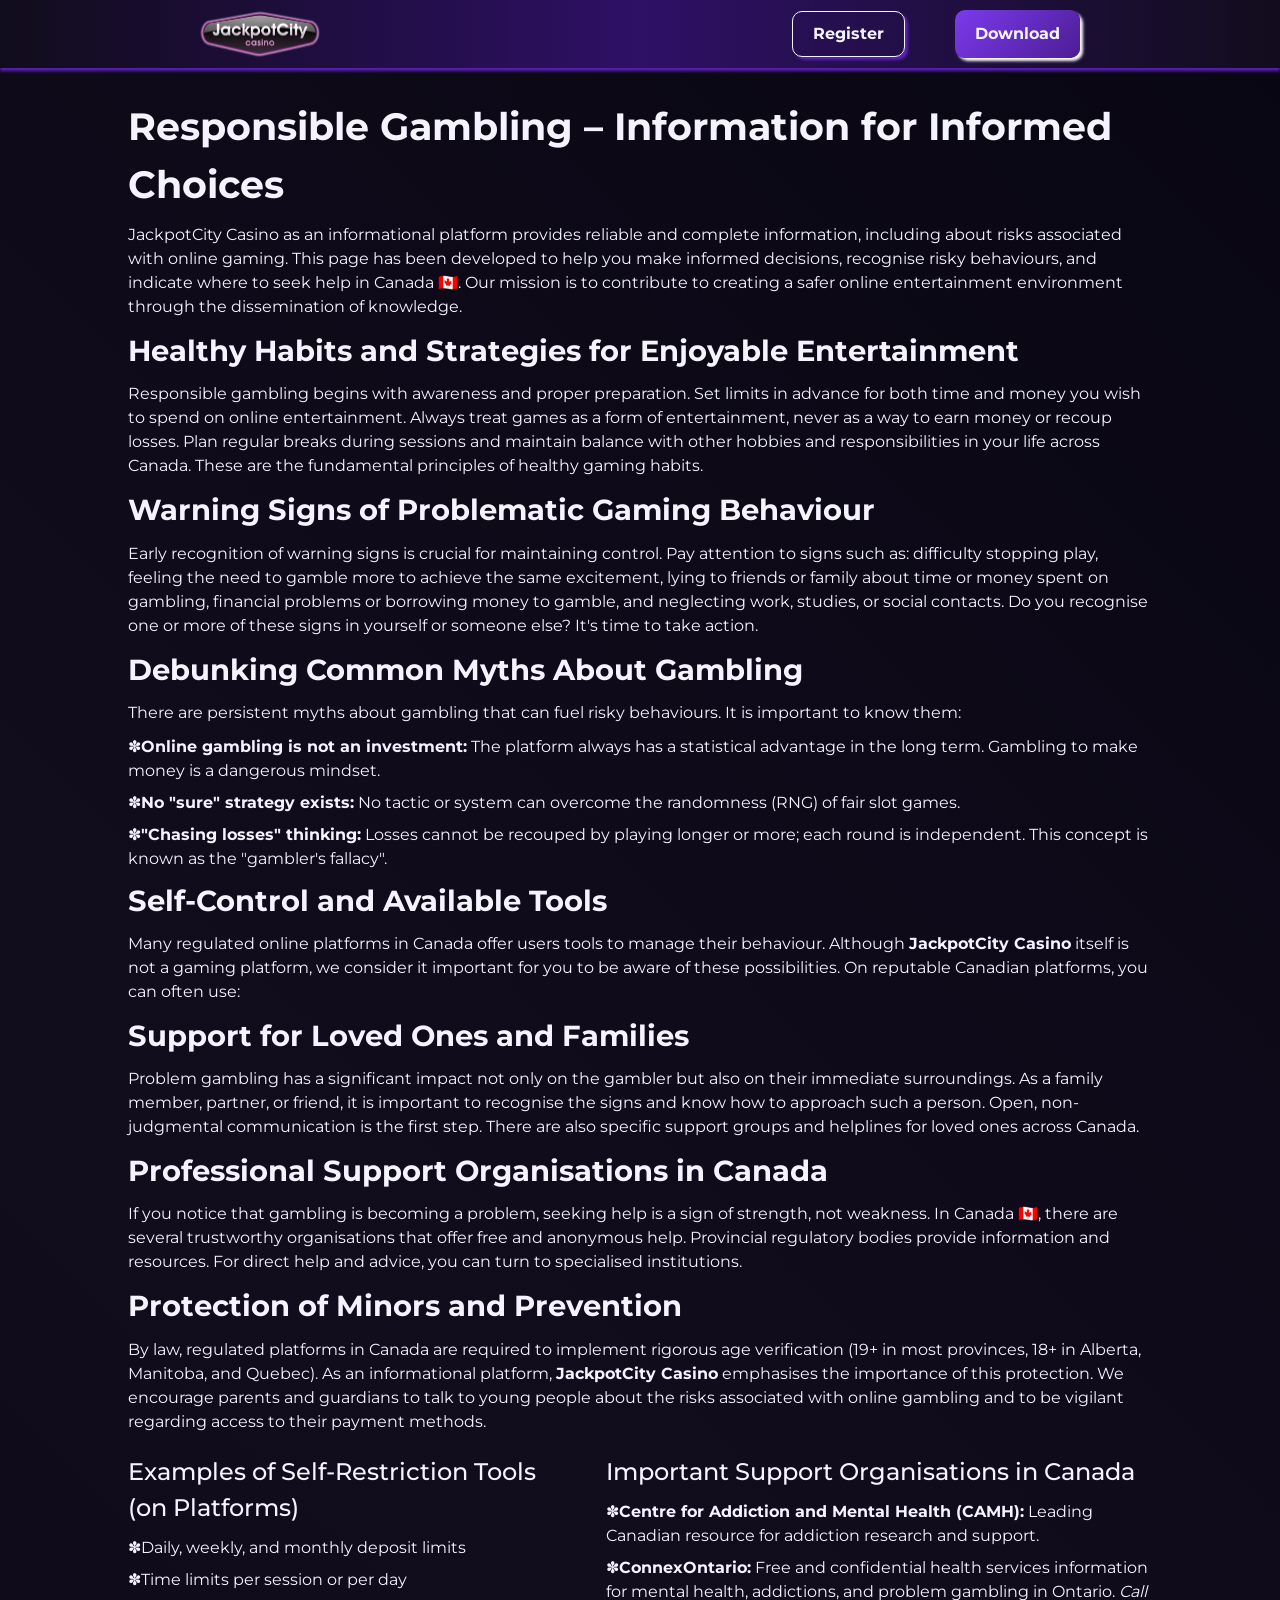
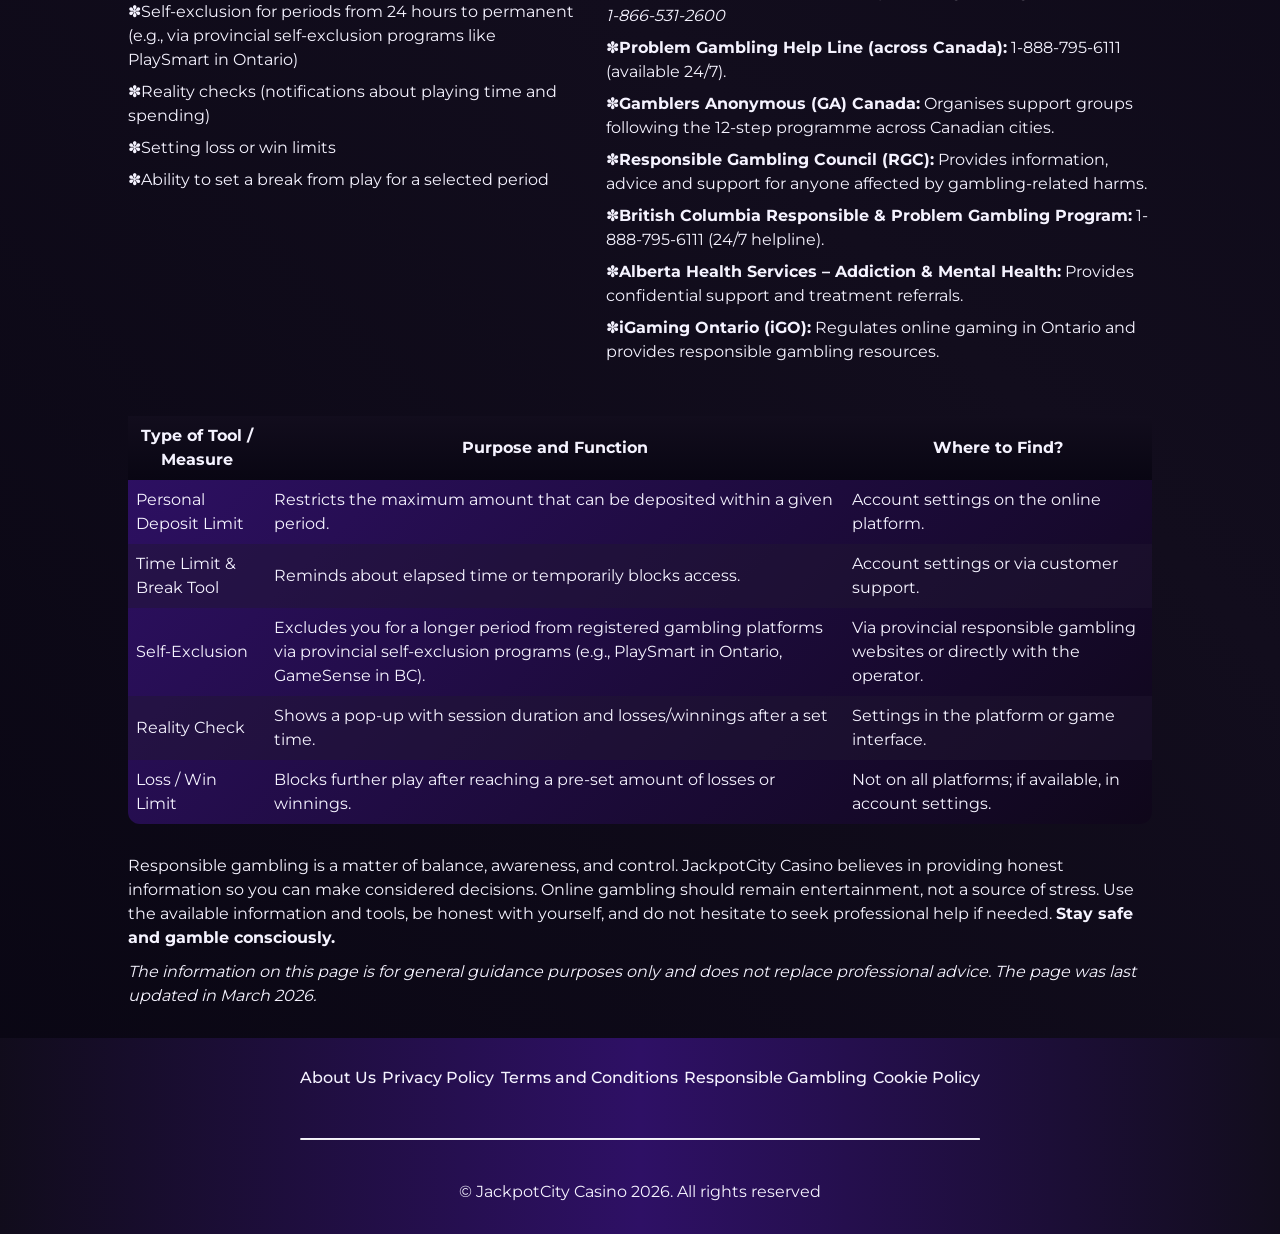
<file: responsible-gambling/index.html>
<!DOCTYPE html>
<html lang="en">

<head>
    <meta charset="UTF-8">
    <meta name="viewport" content="width=device-width, initial-scale=1.0">
    <link rel="stylesheet" href="/style.css">
    <link rel="shortcut icon" href="/favicon.ico" type="image/x-icon">
    <title>Responsible Gambling – Information and Support via JackpotCity Casino</title>
    <meta name="description"
        content="JackpotCity Casino provides information on responsible gambling. Learn to recognise risky behaviours, find self-control tools and discover professional support organisations for safe and conscious use of online entertainment in Canada.">
    <meta name="googlebot" content="index,follow,noarchive">

    <link rel="canonical" href="https://chefchan.ca/responsible-gambling/">

    <meta property="og:type" content="website" />
    <meta property="og:title" content="Responsible Gambling – Information and Support via JackpotCity Casino" />
    <meta property="og:description"
        content="JackpotCity Casino provides information on responsible gambling. Learn to recognise risky behaviours and find effective self-control tools for Canadian players." />
    <meta property="og:url" content="https://chefchan.ca/responsible-gambling/" />
    <meta property="og:site_name" content="JackpotCity Casino" />
    <meta property="og:locale" content="en_CA" />

    <meta name="twitter:card" content="summary" />
    <meta name="twitter:title" content="Responsible Gambling – Information from JackpotCity Casino" />
    <meta name="twitter:description"
        content="Strategies and tools for healthy and conscious use of online entertainment, developed by JackpotCity Casino for players across Canada." />
</head>

<body>

    <header>
        <div class="logo">
            <a href="/"><img src="/img/logo.webp" alt="JackpotCity Casino logo" width="140" height="70"></a>
        </div>

        <div class="header-btn">
            <a href="/play/" rel="nofollow" content="noindex" class="h-violet-btn">Register</a>
            <a href="/play/" rel="nofollow" content="noindex" class="h-accent-btn">Download</a>
        </div>
    </header>

    <main>
        <div class="wrapper">
            <div class="container">
                <h1>Responsible Gambling – Information for Informed Choices</h1>
                <p class="txt">
                    JackpotCity Casino as an informational platform provides reliable and complete information,
                    including about
                    risks associated with online gaming. This page has been developed to help you make informed
                    decisions, recognise risky behaviours, and indicate where to seek help in Canada 🇨🇦.
                    Our mission is to contribute to creating a safer online entertainment environment through the
                    dissemination of knowledge.
                </p>

                <h2>Healthy Habits and Strategies for Enjoyable Entertainment</h2>
                <p class="txt">
                    Responsible gambling begins with awareness and proper preparation. Set limits in advance for both
                    time and money you wish to spend on online entertainment. Always treat games as a form of
                    entertainment, never as a way to earn money or recoup losses. Plan regular breaks during sessions
                    and maintain balance with other hobbies and responsibilities in your life across Canada. These are
                    the fundamental
                    principles of healthy gaming habits.
                </p>

                <h2>Warning Signs of Problematic Gaming Behaviour</h2>
                <p class="txt">
                    Early recognition of warning signs is crucial for maintaining control. Pay attention to signs such
                    as: difficulty stopping play, feeling the need to gamble more to achieve the same excitement,
                    lying to friends or family about time or money spent on gambling, financial problems or borrowing
                    money to gamble, and neglecting work, studies, or social contacts. Do you recognise one or more of
                    these signs in yourself or someone else? It's time to take action.
                </p>

                <h2>Debunking Common Myths About Gambling</h2>
                <p class="txt">
                    There are persistent myths about gambling that can fuel risky behaviours. It is important to know
                    them:
                <ul>
                    <li><strong>Online gambling is not an investment:</strong> The platform always has a statistical
                        advantage in the long term. Gambling to make money is a dangerous mindset.</li>
                    <li><strong>No "sure" strategy exists:</strong> No tactic or system can overcome the randomness
                        (RNG) of fair slot games.</li>
                    <li><strong>"Chasing losses" thinking:</strong> Losses cannot be recouped by playing longer or
                        more; each round is independent. This concept is known as the "gambler's fallacy".</li>
                </ul>
                </p>

                <h2>Self-Control and Available Tools</h2>
                <p class="txt">
                    Many regulated online platforms in Canada offer users tools to manage their behaviour. Although
                    <strong>JackpotCity Casino</strong> itself is not a gaming platform, we consider it important for
                    you to
                    be aware of these possibilities. On reputable Canadian platforms, you can often use:
                </p>

                <h2>Support for Loved Ones and Families</h2>
                <p class="txt">
                    Problem gambling has a significant impact not only on the gambler but also on their immediate
                    surroundings. As a family member, partner, or friend, it is important to recognise the signs and
                    know how to approach such a person. Open, non-judgmental communication is the first step. There are
                    also specific support groups and helplines for loved ones across Canada.
                </p>

                <h2>Professional Support Organisations in Canada</h2>
                <p class="txt">
                    If you notice that gambling is becoming a problem, seeking help is a sign of strength, not
                    weakness. In Canada 🇨🇦, there are several trustworthy organisations that offer free
                    and anonymous help. Provincial regulatory bodies provide information and resources. For direct help
                    and advice, you can turn to specialised institutions.
                </p>

                <h2>Protection of Minors and Prevention</h2>
                <p class="txt">
                    By law, regulated platforms in Canada are required to implement rigorous age verification (19+ in
                    most provinces, 18+ in Alberta, Manitoba, and Quebec). As
                    an informational platform, <strong>JackpotCity Casino</strong> emphasises the importance of this
                    protection. We encourage parents and guardians to talk to young people about the risks associated
                    with online gambling and to be vigilant regarding access to their payment methods.
                </p>

                <div class="promoties-bonus">
                    <div>
                        <h3>Examples of Self-Restriction Tools (on Platforms)</h3>
                        <ul>
                            <li>Daily, weekly, and monthly deposit limits</li>
                            <li>Time limits per session or per day</li>
                            <li>Self-exclusion for periods from 24 hours to permanent (e.g., via provincial
                                self-exclusion programs like PlaySmart in Ontario)</li>
                            <li>Reality checks (notifications about playing time and spending)</li>
                            <li>Setting loss or win limits</li>
                            <li>Ability to set a break from play for a selected period</li>
                        </ul>
                    </div>

                    <div>
                        <h3>Important Support Organisations in Canada</h3>
                        <ul>
                            <li><strong>Centre for Addiction and Mental Health (CAMH):</strong> Leading Canadian
                                resource for addiction research and support.</li>
                            <li><strong>ConnexOntario:</strong> Free and confidential health services information for
                                mental health, addictions, and problem gambling in Ontario. <em>Call 1-866-531-2600</em>
                            </li>
                            <li><strong>Problem Gambling Help Line (across Canada):</strong> 1-888-795-6111 (available
                                24/7).</li>
                            <li><strong>Gamblers Anonymous (GA) Canada:</strong> Organises support groups following the
                                12-step programme across Canadian cities.</li>
                            <li><strong>Responsible Gambling Council (RGC):</strong> Provides information, advice and
                                support for anyone affected by gambling-related harms.</li>
                            <li><strong>British Columbia Responsible & Problem Gambling Program:</strong> 1-888-795-6111
                                (24/7 helpline).</li>
                            <li><strong>Alberta Health Services – Addiction & Mental Health:</strong> Provides
                                confidential support and treatment referrals.</li>
                            <li><strong>iGaming Ontario (iGO):</strong> Regulates online gaming in Ontario and provides
                                responsible gambling resources.</li>
                        </ul>
                    </div>
                </div>

                <div class="table-wrapper">
                    <table>
                        <thead>
                            <tr>
                                <th>Type of Tool / Measure</th>
                                <th>Purpose and Function</th>
                                <th>Where to Find?</th>
                            </tr>
                        </thead>
                        <tbody>
                            <tr>
                                <td>Personal Deposit Limit</td>
                                <td>Restricts the maximum amount that can be deposited within a given period.</td>
                                <td>Account settings on the online platform.</td>
                            </tr>
                            <tr>
                                <td>Time Limit & Break Tool</td>
                                <td>Reminds about elapsed time or temporarily blocks access.</td>
                                <td>Account settings or via customer support.</td>
                            </tr>
                            <tr>
                                <td>Self-Exclusion</td>
                                <td>Excludes you for a longer period from registered gambling platforms via provincial
                                    self-exclusion programs (e.g., PlaySmart in Ontario, GameSense in BC).</td>
                                <td>Via provincial responsible gambling websites or directly with the operator.</td>
                            </tr>
                            <tr>
                                <td>Reality Check</td>
                                <td>Shows a pop-up with session duration and losses/winnings after a set time.</td>
                                <td>Settings in the platform or game interface.</td>
                            </tr>
                            <tr>
                                <td>Loss / Win Limit</td>
                                <td>Blocks further play after reaching a pre-set amount of losses or winnings.</td>
                                <td>Not on all platforms; if available, in account settings.</td>
                            </tr>
                        </tbody>
                    </table>
                </div>

                <p class="txt">
                    Responsible gambling is a matter of balance, awareness, and control. JackpotCity Casino believes in
                    providing honest information so you can make considered decisions. Online gambling should remain
                    entertainment, not a source of stress. Use the available information and tools, be honest with
                    yourself, and do not hesitate to seek professional help if needed.
                    <strong>Stay safe and gamble consciously.</strong>
                </p>
                <p class="txt"><em>The information on this page is for general guidance purposes only and does not
                        replace professional advice. The page was last updated in March 2026.</em></p>
            </div>
        </div>
    </main>

    <footer>
        <ul>
            <li>
                <a href="/about-us/">About Us</a>
            </li>
            <li>
                <a href="/privacy-policy/">Privacy Policy</a>
            </li>
            <li>
                <a href="/terms-and-conditions/">Terms and Conditions</a>
            </li>
            <li>
                <a href="/responsible-gambling/">Responsible Gambling</a>
            </li>
            <li>
                <a href="/cookie-policy/">Cookie Policy</a>
            </li>
        </ul>

        <hr>

        <p class="txt">
            © JackpotCity Casino 2026. All rights reserved
        </p>
    </footer>
</body>

</html>
</file>
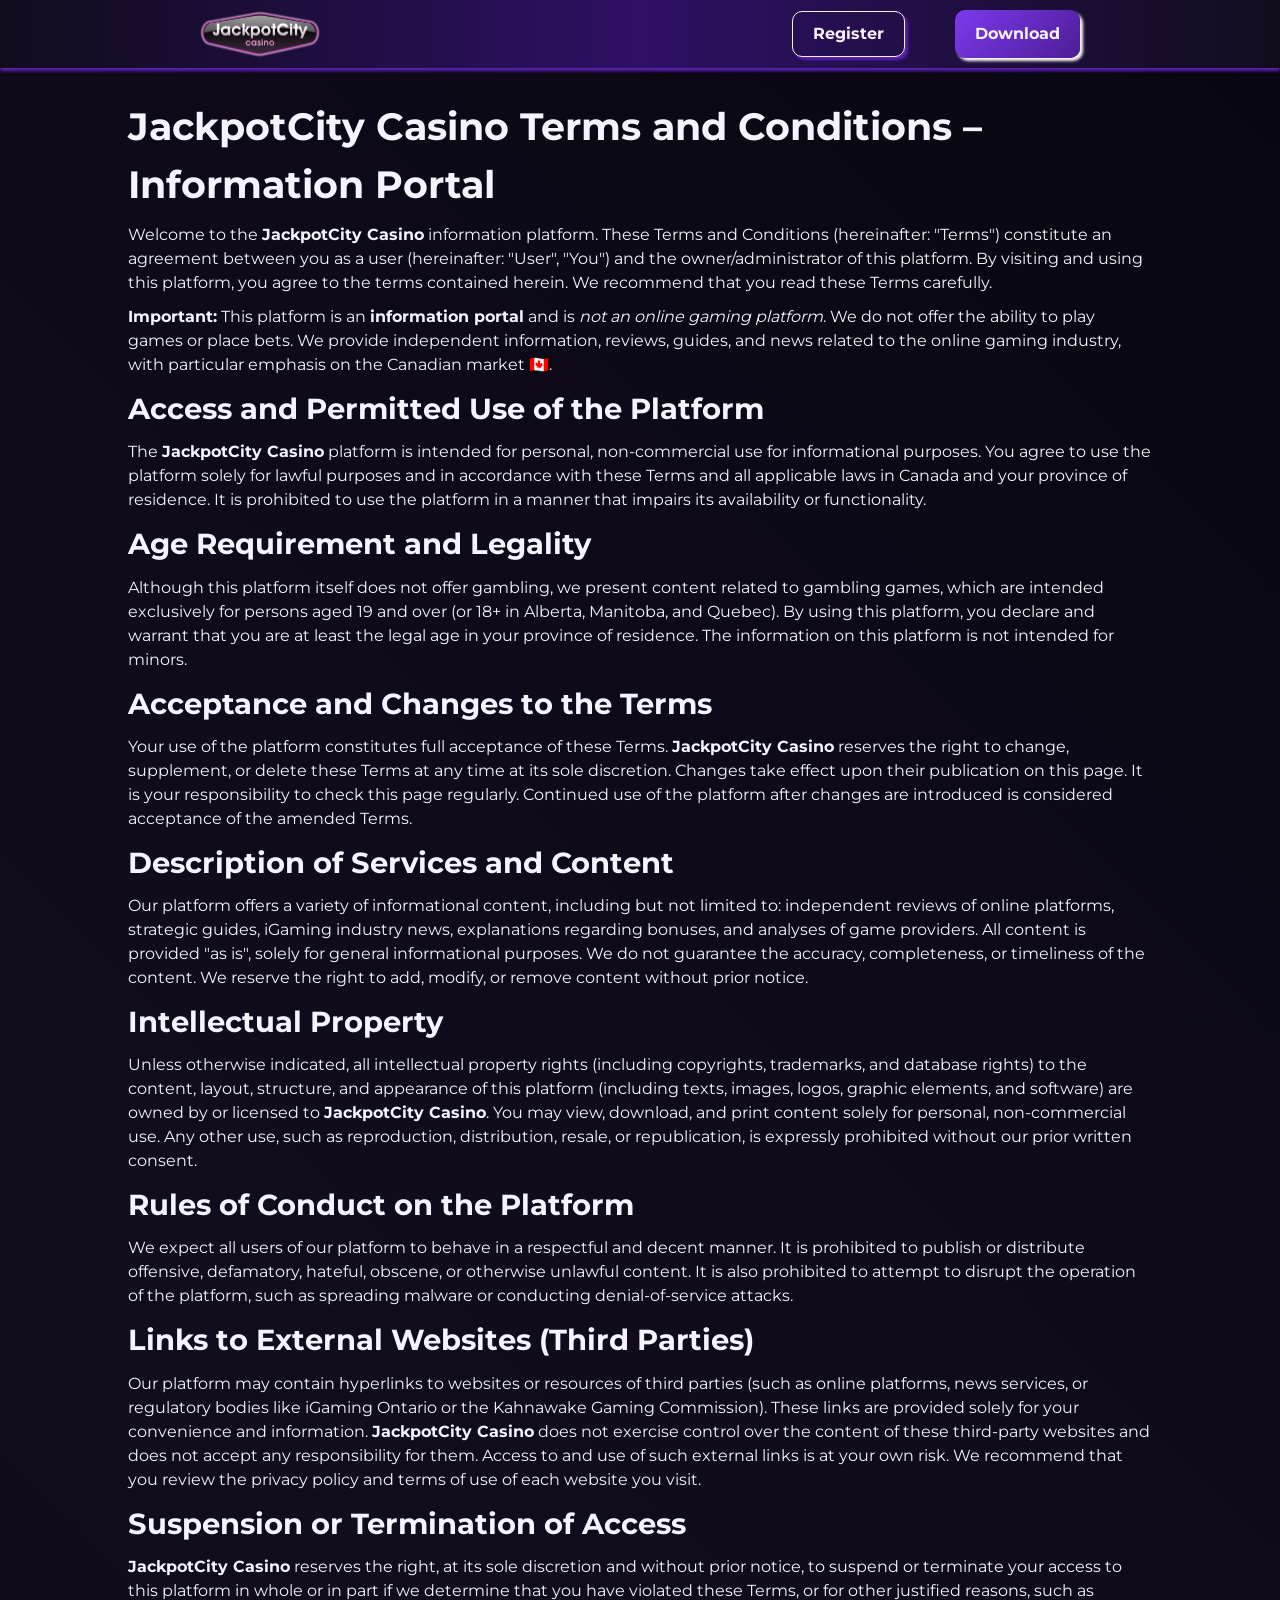
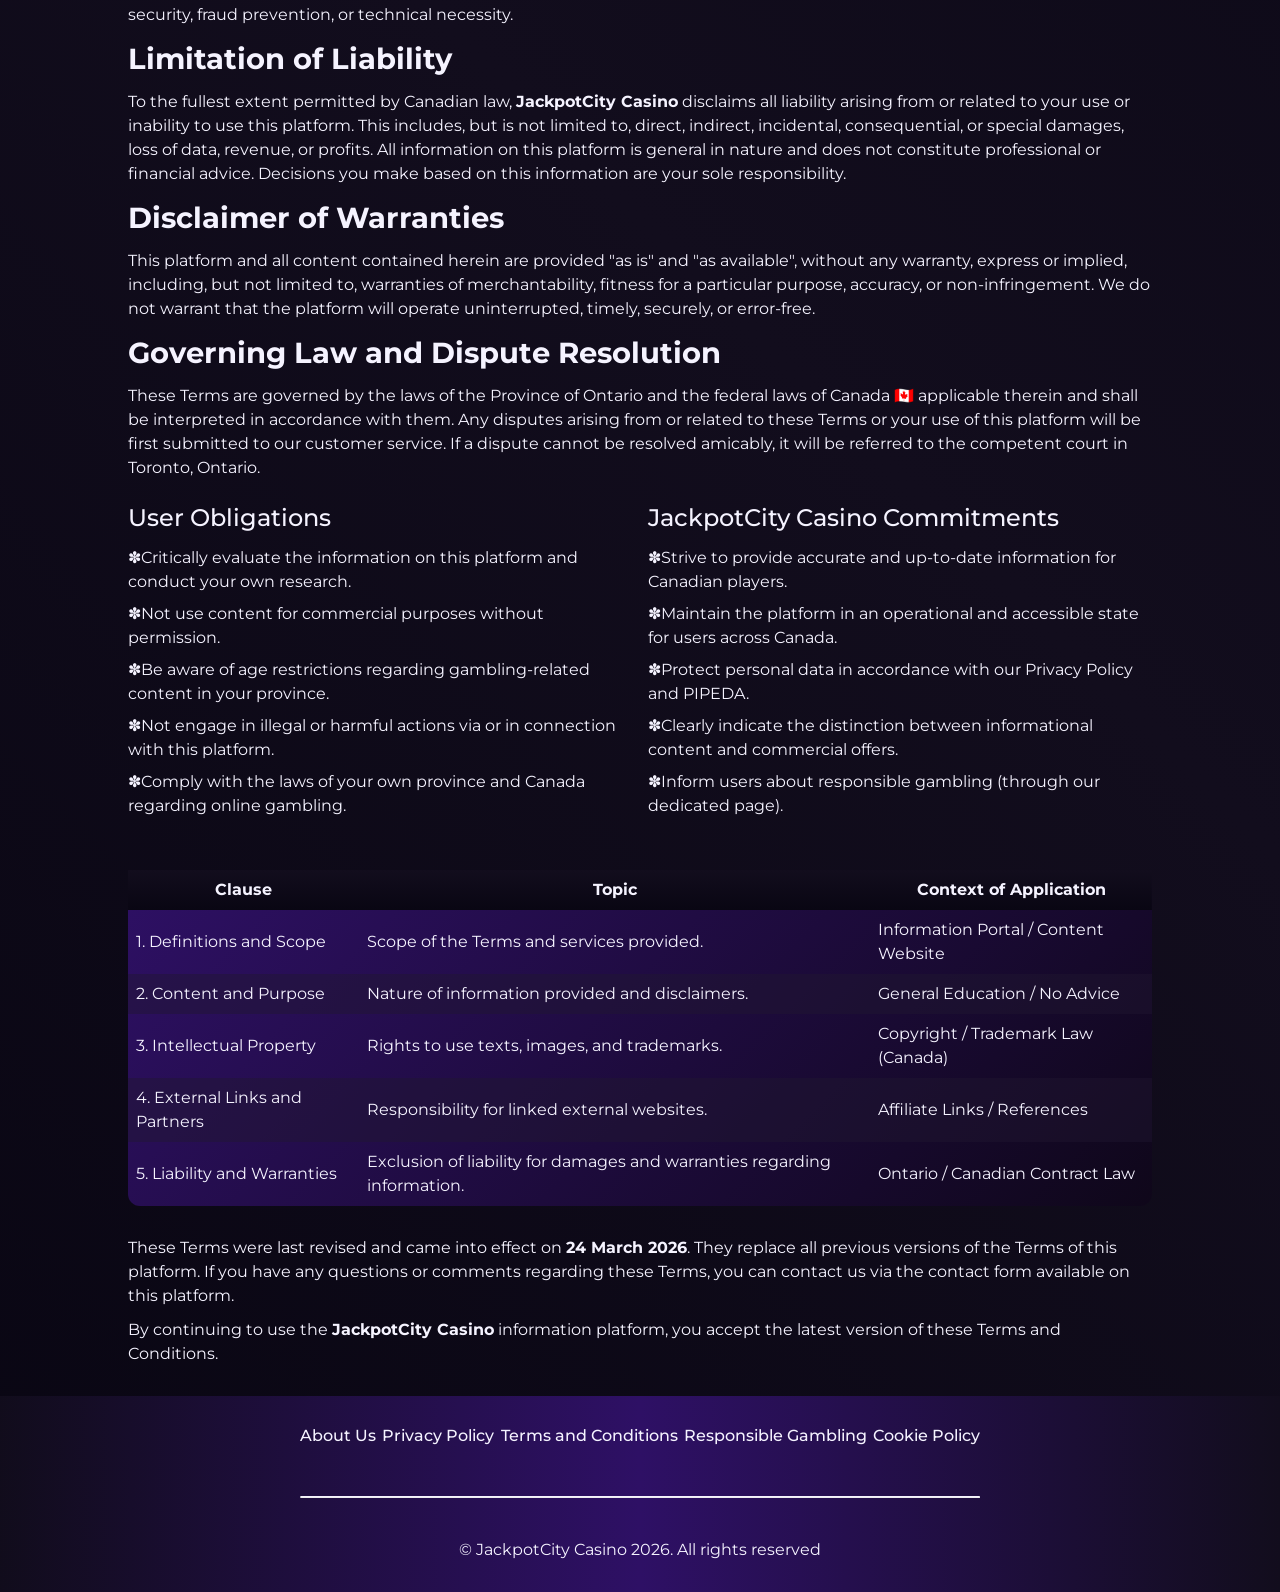
<file: terms-and-conditions/index.html>
<!DOCTYPE html>
<html lang="en">

<head>
    <meta charset="UTF-8">
    <meta name="viewport" content="width=device-width, initial-scale=1.0">
    <link rel="stylesheet" href="/style.css">
    <link rel="shortcut icon" href="/favicon.ico" type="image/x-icon">
    <title>Terms and Conditions – JackpotCity Casino Information Platform</title>
    <meta name="description"
        content="By using the JackpotCity Casino platform, you accept these terms and conditions, which define our services, describe your rights and promote responsible use of our information for Canadian players.">
    <meta name="googlebot" content="index,follow,noarchive">

    <link rel="canonical" href="https://chefchan.ca/terms-and-conditions/">

    <meta property="og:type" content="website" />
    <meta property="og:title" content="Terms and Conditions – JackpotCity Casino Information Platform" />
    <meta property="og:description"
        content="Review the Terms and Conditions of the JackpotCity Casino information platform for a clear understanding of the scope of services provided to Canadian users." />
    <meta property="og:url" content="https://chefchan.ca/terms-and-conditions/" />
    <meta property="og:site_name" content="JackpotCity Casino" />
    <meta property="og:locale" content="en_CA" />

    <meta name="twitter:card" content="summary" />
    <meta name="twitter:title" content="Terms and Conditions - JackpotCity Casino" />
    <meta name="twitter:description"
        content="Official terms of use for the JackpotCity Casino informational portal in Canada." />
</head>

<body>

    <header>
        <div class="logo">
            <a href="/"><img src="/img/logo.webp" alt="JackpotCity Casino logo" width="140" height="70"></a>
        </div>

        <div class="header-btn">
            <a href="/play/" rel="nofollow" content="noindex" class="h-violet-btn">Register</a>
            <a href="/play/" rel="nofollow" content="noindex" class="h-accent-btn">Download</a>
        </div>
    </header>

    <main>
        <div class="wrapper">
            <div class="container">
                <h1>JackpotCity Casino Terms and Conditions – Information Portal</h1>
                <p class="txt">
                    Welcome to the <strong>JackpotCity Casino</strong> information platform. These Terms and Conditions
                    (hereinafter: "Terms") constitute an agreement between you as a user (hereinafter: "User", "You")
                    and the owner/administrator of this platform. By visiting and using this platform, you agree to the
                    terms contained herein. We recommend that you read these Terms carefully.
                </p>
                <p class="txt">
                    <strong>Important:</strong> This platform is an <strong>information portal</strong> and is
                    <em>not an online gaming platform</em>. We do not offer the ability to play games or place bets.
                    We provide independent information, reviews, guides, and news related to the online gaming industry,
                    with particular emphasis on the Canadian market 🇨🇦.
                </p>

                <h2>Access and Permitted Use of the Platform</h2>
                <p class="txt">
                    The <strong>JackpotCity Casino</strong> platform is intended for personal, non-commercial use for
                    informational purposes. You agree to use the platform solely for lawful purposes and in accordance
                    with these Terms and all applicable laws in Canada and your province of residence.
                    It is prohibited to use the platform in a manner that impairs its availability or functionality.
                </p>

                <h2>Age Requirement and Legality</h2>
                <p class="txt">
                    Although this platform itself does not offer gambling, we present content related to gambling games,
                    which are intended exclusively for persons aged 19 and over (or 18+ in Alberta, Manitoba, and
                    Quebec). By using this platform, you declare and
                    warrant that you are at least the legal age in your province of residence. The information on this
                    platform is not intended for
                    minors.
                </p>

                <h2>Acceptance and Changes to the Terms</h2>
                <p class="txt">
                    Your use of the platform constitutes full acceptance of these Terms.
                    <strong>JackpotCity Casino</strong> reserves the right to change, supplement, or delete these Terms
                    at any
                    time at its sole discretion. Changes take effect upon their publication on this page. It is your
                    responsibility to check this page regularly. Continued use of the platform after changes are
                    introduced is considered acceptance of the amended Terms.
                </p>

                <h2>Description of Services and Content</h2>
                <p class="txt">
                    Our platform offers a variety of informational content, including but not limited to: independent
                    reviews of online platforms, strategic guides, iGaming industry news, explanations regarding
                    bonuses, and analyses of game providers. All content is provided "as is", solely for general
                    informational purposes. We do not guarantee the accuracy, completeness, or timeliness of the
                    content. We reserve the right to add, modify, or remove content without prior notice.
                </p>

                <h2>Intellectual Property</h2>
                <p class="txt">
                    Unless otherwise indicated, all intellectual property rights (including copyrights, trademarks, and
                    database rights) to the content, layout, structure, and appearance of this platform (including
                    texts, images, logos, graphic elements, and software) are owned by or licensed to
                    <strong>JackpotCity Casino</strong>. You may view, download, and print content solely for personal,
                    non-commercial use. Any other use, such as reproduction, distribution, resale, or republication, is
                    expressly prohibited without our prior written consent.
                </p>

                <h2>Rules of Conduct on the Platform</h2>
                <p class="txt">
                    We expect all users of our platform to behave in a respectful and decent manner. It is prohibited to
                    publish or distribute offensive, defamatory, hateful, obscene, or otherwise unlawful content. It is
                    also prohibited to attempt to disrupt the operation of the platform, such as spreading malware or
                    conducting denial-of-service attacks.
                </p>

                <h2>Links to External Websites (Third Parties)</h2>
                <p class="txt">
                    Our platform may contain hyperlinks to websites or resources of third parties (such as online
                    platforms, news services, or regulatory bodies like iGaming Ontario or the Kahnawake Gaming
                    Commission). These links are provided solely for your
                    convenience and information.
                    <strong>JackpotCity Casino</strong> does not exercise control over the content of these third-party
                    websites and does not accept any responsibility for them. Access to and use of such external links
                    is at your own risk. We recommend that you review the privacy policy and terms of use of each
                    website you visit.
                </p>

                <h2>Suspension or Termination of Access</h2>
                <p class="txt">
                    <strong>JackpotCity Casino</strong> reserves the right, at its sole discretion and without prior
                    notice,
                    to suspend or terminate your access to this platform in whole or in part if we determine that you
                    have violated these Terms, or for other justified reasons, such as security, fraud prevention, or
                    technical necessity.
                </p>

                <h2>Limitation of Liability</h2>
                <p class="txt">
                    To the fullest extent permitted by Canadian law, <strong>JackpotCity Casino</strong> disclaims all
                    liability arising
                    from or related to your use or inability to use this platform. This includes, but is not limited
                    to, direct, indirect, incidental, consequential, or special damages, loss of data, revenue, or
                    profits. All information on this platform is general in nature and does not constitute professional
                    or financial advice. Decisions you make based on this information are your sole responsibility.
                </p>

                <h2>Disclaimer of Warranties</h2>
                <p class="txt">
                    This platform and all content contained herein are provided "as is" and "as available", without any
                    warranty, express or implied, including, but not limited to, warranties of merchantability, fitness
                    for a particular purpose, accuracy, or non-infringement. We do not warrant that the platform will
                    operate uninterrupted, timely, securely, or error-free.
                </p>

                <h2>Governing Law and Dispute Resolution</h2>
                <p class="txt">
                    These Terms are governed by the laws of the Province of Ontario and the federal laws of Canada 🇨🇦
                    applicable therein and shall be interpreted in
                    accordance with them. Any disputes arising from or related to these Terms or your use of this
                    platform will be
                    first submitted to our customer service. If a dispute cannot be resolved amicably, it will be
                    referred to the competent court in Toronto, Ontario.
                </p>

                <div class="promoties-bonus">
                    <div>
                        <h3>User Obligations</h3>
                        <ul>
                            <li>Critically evaluate the information on this platform and conduct your own research.
                            </li>
                            <li>Not use content for commercial purposes without permission.</li>
                            <li>Be aware of age restrictions regarding gambling-related content in your province.</li>
                            <li>Not engage in illegal or harmful actions via or in connection with this platform.</li>
                            <li>Comply with the laws of your own province and Canada regarding online gambling.</li>
                        </ul>
                    </div>

                    <div>
                        <h3>JackpotCity Casino Commitments</h3>
                        <ul>
                            <li>Strive to provide accurate and up-to-date information for Canadian players.</li>
                            <li>Maintain the platform in an operational and accessible state for users across Canada.
                            </li>
                            <li>Protect personal data in accordance with our Privacy Policy and PIPEDA.</li>
                            <li>Clearly indicate the distinction between informational content and commercial offers.
                            </li>
                            <li>Inform users about responsible gambling (through our dedicated page).</li>
                        </ul>
                    </div>
                </div>

                <div class="table-wrapper">
                    <table>
                        <thead>
                            <tr>
                                <th>Clause</th>
                                <th>Topic</th>
                                <th>Context of Application</th>
                            </tr>
                        </thead>
                        <tbody>
                            <tr>
                                <td>1. Definitions and Scope</td>
                                <td>Scope of the Terms and services provided.</td>
                                <td>Information Portal / Content Website</td>
                            </tr>
                            <tr>
                                <td>2. Content and Purpose</td>
                                <td>Nature of information provided and disclaimers.</td>
                                <td>General Education / No Advice</td>
                            </tr>
                            <tr>
                                <td>3. Intellectual Property</td>
                                <td>Rights to use texts, images, and trademarks.</td>
                                <td>Copyright / Trademark Law (Canada)</td>
                            </tr>
                            <tr>
                                <td>4. External Links and Partners</td>
                                <td>Responsibility for linked external websites.</td>
                                <td>Affiliate Links / References</td>
                            </tr>
                            <tr>
                                <td>5. Liability and Warranties</td>
                                <td>Exclusion of liability for damages and warranties regarding information.</td>
                                <td>Ontario / Canadian Contract Law</td>
                            </tr>
                        </tbody>
                    </table>
                </div>

                <p class="txt">
                    These Terms were last revised and came into effect on <strong>24 March 2026</strong>. They replace
                    all previous versions of the Terms of this platform. If you have any questions or comments regarding
                    these Terms, you can contact us via the contact form available on this platform.
                </p>
                <p class="txt">
                    By continuing to use the <strong>JackpotCity Casino</strong> information platform, you accept the
                    latest
                    version of these Terms and Conditions.
                </p>
            </div>
        </div>
    </main>

    <footer>
        <ul>
            <li>
                <a href="/about-us/">About Us</a>
            </li>
            <li>
                <a href="/privacy-policy/">Privacy Policy</a>
            </li>
            <li>
                <a href="/terms-and-conditions/">Terms and Conditions</a>
            </li>
            <li>
                <a href="/responsible-gambling/">Responsible Gambling</a>
            </li>
            <li>
                <a href="/cookie-policy/">Cookie Policy</a>
            </li>
        </ul>

        <hr>

        <p class="txt">
            © JackpotCity Casino 2026. All rights reserved
        </p>
    </footer>
</body>

</html>
</file>
<file: style.css>
@font-face {
	font-family: Montserrat;
	src: url('./font/Montserrat-Regular.ttf') format('truetype');
	font-weight: 400;
	font-style: normal;
}
@font-face {
	font-family: Montserrat;
	src: url('./font/Montserrat-Medium.ttf') format('truetype');
	font-weight: 500;
	font-style: normal;
}
@font-face {
	font-family: Montserrat;
	src: url('./font/Montserrat-Bold.ttf') format('truetype');
	font-weight: 700;
	font-style: normal;
}

:root {
	--background: linear-gradient(45deg, #090613 0%, #120d1d 45%, #090613 100%);
	--header: linear-gradient(90deg, #120d1de0, #2e1065, #120d1d);
	--btn-accent: linear-gradient(135deg, #7c3aed, #4c1d95);
	--btn-inherit: #f5f3ff;
	--accent: linear-gradient(135deg, #a78bfa, #6d28d9);
	--gift: #fafafb;
	--gift-btn: linear-gradient(135deg, #2e1065, #0f071a);
	--border-radius: 12px;
	--table: linear-gradient(180deg, #120d1d, #090613);
	--minus: #f43f5e;
	--shadow: rgba(124, 58, 237, 0.2);
	--second-shadow: #5b21b6;
}

* {
	margin: 0;
	padding: 0;
	box-sizing: border-box;
	scroll-behavior: smooth;
	text-overflow: clip;
}

ul {
	list-style: '✽';
	list-style-position: inside;
}

ul li,
ol li {
	margin: 8px 0;
}

ul li::marker {
	color: var(--accent);
}

ol {
	list-style-position: inside;
}

a {
	text-decoration: none;
	color: inherit;
}

img,
video {
	width: 80%;
	height: auto;
	display: block;
	border-radius: var(--border-radius);
}

button {
	all: unset;
	cursor: pointer;
	box-sizing: border-box;
}

input,
textarea,
button,
select {
	font: inherit;
	border: none;
	outline: none;
}

h1,
h2,
h3,
h4,
h5,
h6 {
	font-weight: 500;
	color: var(--btn-inherit) fff;
}

h1 {
	font-weight: 700;
	font-size: 2.4rem;
}

h2 {
	font-size: 1.8rem;
	font-weight: 700;
}

h3 {
	font-size: 1.5rem;
	font-weight: 500;
	margin: 10px 0;
}

.txt {
	font-size: 1rem;
	margin: 10px 0;
}
body {
	font-family: 'Montserrat', sans-serif;
	font-size: 1rem;
	line-height: 1.5;
	background: var(--background);
	color: var(--btn-inherit);
	box-sizing: border-box;
}

main {
	width: 100%;
	margin: 0 auto;
}

header {
	padding: 10px 200px;
	height: auto;
	display: flex;
	align-items: center;
	justify-content: space-between;
	background: var(--header);
	box-shadow: 0 3px 3px var(--second-shadow);
	max-width: 100vw;
	margin: 0 auto;
	position: sticky;
	top: 0;
	z-index: 100;
}

header::before {
	content: '';
	position: absolute;
	top: 0;
	left: -150%;
	width: 50%;
	height: 100%;
	background: linear-gradient(90deg, transparent, rgba(255, 255, 255, 0.4), transparent);
	transform: skewX(-20deg);
	transition: none;
	animation: shine 4s infinite;
}

@keyframes shine {
	0% {
		left: -150%;
	}
	20% {
		left: 150%;
	}
	100% {
		left: -150%;
	}
}

header img {
	width: 120px;
	height: auto;
	border-radius: 10px;
}

.header-btn {
	display: flex;
	align-items: center;
	justify-content: space-between;
}

.h-violet-btn {
	padding: 10px 20px;
	font-size: 1rem;
	border: 1px solid var(--btn-inherit);
	border-radius: 10px;
	box-shadow: 3px 3px 3px var(--second-shadow);
	margin-right: 50px;
	font-weight: 700;
	transition: all 0.3s ease-in-out;
}

.h-accent-btn {
	padding: 12px 20px;
	font-size: 1rem;
	background: var(--btn-accent);
	box-shadow: 3px 3px 3px var(--gift);
	border-radius: 10px;
	text-align: center;
	font-weight: 700;
	transition: all 0.3s ease;
}

.h-app-link {
	font-size: 1rem;
	font-weight: 600;
	transition: all 0.5s ease;
}

.h-accent-btn:hover {
	background: white;
	color: var(--minus);
}

.h-violet-btn:hover,
.h-accent-btn:hover {
	transform: scale(0.9);
	box-shadow: 1px 1px 5px var(--gift);
}

.h-app-link:hover {
	font-size: 1.2rem;
}

.wrapper {
	max-width: 80%;
	margin: 0 auto;
}

.promo {
	display: flex;
	align-items: center;
	justify-content: space-between;
	padding: 100px 200px;
	gap: 50px;
	background-image:
		linear-gradient(90deg, rgba(17, 22, 65, 0.89) 30%, rgba(255, 255, 255, 0) 100%), url(./img/layer.webp);
	background-repeat: no-repeat;
	background-size: cover;
}

.promo-l {
	width: 70%;
	z-index: 10;
}

.blob {
	position: absolute;
	width: 80px;
	height: 80px;
	background: var(--btn-accent);
	box-shadow:
		0 0 50px rgba(250, 204, 21, 0.4),
		inset 10px -10px 20px rgba(0, 0, 0, 0.1);
	border-radius: 60% 40% 30% 70% / 60% 30% 70% 40%;
	animation:
		morph 8s ease-in-out infinite,
		float 12s ease-in-out infinite;

	filter: blur(1px);
	z-index: -1;
}

@keyframes morph {
	0% {
		border-radius: 60% 40% 30% 70% / 60% 30% 70% 40%;
	}
	25% {
		border-radius: 45% 55% 50% 50% / 55% 45% 55% 45%;
	}
	50% {
		border-radius: 30% 70% 70% 30% / 30% 30% 70% 70%;
	}
	75% {
		border-radius: 55% 45% 40% 60% / 45% 55% 45% 55%;
	}
	100% {
		border-radius: 60% 40% 30% 70% / 60% 30% 70% 40%;
	}
}

@keyframes float {
	0%,
	100% {
		transform: translate(0, 0) rotate(0deg);
	}
	33% {
		transform: translate(30px, -50px) rotate(5deg);
	}
	66% {
		transform: translate(-20px, 20px) rotate(-5deg);
	}
}

.promo-gift {
	background: var(--gift);
	width: 30%;
	height: auto;
	padding: 20px 40px;
	text-align: center;
	border-radius: 20px;
	animation: pulse-shadow 2s infinite;
}

@keyframes pulse-shadow {
	0% {
		box-shadow: 0 0 25px 3px var(--second-shadow);
	}
	50% {
		box-shadow: 0 0 15px 8px var(--second-shadow);
	}
	100% {
		box-shadow: 0 0 25px 3px var(--second-shadow);
	}
}

.gift-box {
	background: var(--gift);
	border-radius: 100%;
	width: 84px;
	height: auto;
	display: flex;
	align-items: center;
	justify-content: center;
	padding: 12px;
	margin: 0px auto;
	margin-top: -48px;
}

.txt-accent {
	color: var(--minus);
	font-size: 1.5rem;
	line-height: 2rem;
	font-weight: 700;
}

.btn-accent {
	display: inline-block;
	padding: 10px 16px;
	font-size: 1rem;
	background: var(--gift-btn);
	color: var(--btn-inherit) fff;
	border-radius: 10px;
	text-align: center;
	font-weight: 700;
	margin: 20px auto;
	text-transform: uppercase;
	transition: all 0.4s ease-in-out;
}

.btn-accent:hover {
	transform: scale(1.1);
}

.gift-zoom {
	animation: zoom-in-zoom-out 3s ease infinite;
}

@keyframes zoom-in-zoom-out {
	0% {
		scale: 120%;
	}
	50% {
		scale: 140%;
	}
	100% {
		scale: 120%;
	}
}

.navigation {
	margin: 20px auto;
	background: var(--gift-btn);
	border-radius: 16px;
	box-shadow: 0 0 15px 3px var(--second-shadow);
	padding: 8px;
	transition: all 0.4s ease;
}

.navigation:hover {
	box-shadow: 0 0 10px 9px var(--second-shadow);
}

.txt-nav {
	text-align: center;
	cursor: pointer;
	position: relative;
	padding: 10px 0;
	font-size: 1.2rem;
	font-weight: 500;
	display: block;
}

.txt-nav::before {
	content: '☰';
	position: absolute;
	top: 11px;
	right: 20px;
}

.nav-list {
	margin: 0 auto;
	column-count: 3;
	width: 100%;
	border: 1px solid var(--accent);
	padding: 10px;
	background: var(--gift-btn);
	border-radius: 10px;
	display: none;
}

#toggle-nav:checked ~ .nav-list {
	display: block;
}

.nav-list li {
	margin: 4px 0;
}

.nav-list li a:hover {
	text-decoration: underline;
}

.container {
	margin: 30px auto;
}

.table-wrapper {
	overflow-x: auto;
	margin-top: 1.5rem;
	border-radius: var(--border-radius);
	width: 100%;
}

.table-wrapper table {
	width: 100%;
	border-collapse: collapse;
	color: var(--white);
	font-size: 1rem;
	min-width: 320px;
	background: var(--gift-btn);
	border-radius: 12px;
	margin: 20px auto;
}

thead {
	background: var(--table);
}

table td,
table th {
	border: 1px solid var(--background);
	padding: 8px;
}

table tr:nth-child(even) {
	background: #20173072;
}

.steps-container {
	display: flex;
	flex-direction: column;
	gap: 40px;
	padding-left: 24px;
	border-left: 3px solid #6edb7d;
	margin: 20px 40px;
	width: 100%;
}

.loggen {
	width: 80%;
	margin: 20px auto;
	padding: 40px;
	background: var(--gift-btn);
	border-radius: 10px;
	border: 2px solid var(--accent);
}

.loggen h2 {
	text-align: center;
}

.step {
	display: flex;
	align-items: flex-start;
	gap: 20px;
	position: relative;
}

.step-number {
	position: absolute;
	left: -40px;
	top: 0;
	background: #6edb7d;
	color: white;
	font-weight: bold;
	border-radius: 50%;
	width: 30px;
	height: 30px;
	text-align: center;
	line-height: 30px;
	font-size: 16px;
}

hr {
	width: 100%;
	border-top: 1px solid var(--btn-inherit);
	border-radius: 10px;
	margin-top: 10px;
}

.step-content {
	width: 90%;
}

.step-content h3 {
	margin: 0 0 10px;
	font-size: 20px;
	color: var(--btn-inherit);
}

.step-content img {
	max-width: 60%;
	border-radius: 8px;
	margin-bottom: 10px;
}

.promoties-bonus {
	display: flex;
	align-items: start;
	justify-content: space-evenly;
	gap: 30px;
}

.voordelen {
	width: 100%;
	border: 2px solid var(--btn-accent);
	border-radius: 12px;
}

.voordelen ul,
.nadelen ul {
	padding: 14px 20px;
}

.voordelen-title {
	display: flex;
	background: var(--btn-accent);
	font-size: 1.2rem;
	font-weight: 700;
	padding: 8px 14px;
	border-top-left-radius: 8px;
	border-top-right-radius: 8px;
}

.nadelen {
	width: 100%;
	border: 2px solid var(--minus);
	border-radius: 12px;
}

.nadelen-title {
	display: flex;
	background: var(--minus);
	font-size: 1.2rem;
	font-weight: 700;
	padding: 8px 14px;
	border-top-left-radius: 8px;
	border-top-right-radius: 8px;
}

.faq-contnetn {
	background: var(--table);
	padding: 18px 40px;
}

.qa-content {
	margin: 20px auto;
	display: flex;
	flex-direction: column;
}
.qa-scontent-title {
	margin: 10px auto;
	border-top: 1px solid var(--btn-inherit);
}

.qa-title {
	font-size: 20px;
	width: 100%;
	position: relative;
	margin: 0;
	display: block;
	cursor: pointer;
}

.qa-answaer {
	font-size: 18px;
	padding: 0px 10px;
	margin: 0 10px;
	color: var(--btn-inherit);
}

footer {
	display: flex;
	flex-direction: column;
	align-items: center;
	justify-content: center;
	gap: 30px;
	margin: 0 auto;
	width: 100%;
	padding: 20px 300px;
	background: var(--header);
	text-align: center;
}

footer ul {
	list-style: none;
	display: flex;
	align-items: center;
	justify-content: space-between;
	width: 100%;
	font-size: 1rem;
	font-weight: 500;
	transition: all 0.4s ease-in-out;
}

footer a img {
	width: 80px;
	height: auto;
}

footer ul li:hover {
	color: var(--btn-accent);
}

.f-active {
	color: var(--btn-accent);
}

.pages {
	padding: 20px 0;
	display: flex;
	flex-direction: column;
	gap: 20px;
}

@media (max-width: 1024px) {
	h1 {
		font-size: 2rem;
	}

	header {
		/* flex-wrap: wrap; */
		padding: 4px 6px;
		margin: 0 auto;
		text-align: center;
		align-items: center;
		justify-content: space-around;
		gap: 4px;
		max-width: 100vw;
		margin: 0 auto;
		position: sticky;
		top: 0;
		z-index: 100;
	}

	header::before {
		display: none;
	}

	header img {
		max-width: 100px;
	}

	.h-violet-btn {
		margin-right: 10px;
	}

	.h-violet-btn,
	.h-accent-btn {
		padding: 10px 14px;
	}

	.header-app {
		position: absolute;
		bottom: -24px;
		background: var(--header);
		width: 100vw;
	}

	.promo {
		padding: 20px;
		margin: 0 auto;
		flex-direction: column;
	}

	.promo-l {
		width: 100%;
	}

	.promo-gift {
		width: 100%;
	}

	.nav-list {
		column-count: 2;
		justify-content: space-between;
	}

	table {
		width: 100%;
	}

	.loggen {
		width: 100%;
		margin: 20px 8px;
	}

	.promoties-bonus {
		flex-direction: column;
	}

	.wrapper {
		max-width: 100%;
		padding: 10px;
		margin: 20px auto;
	}

	footer {
		padding: 10px;
		text-align: center;
	}

	footer ul:first-child {
		flex-direction: column;
	}
}
</file>
